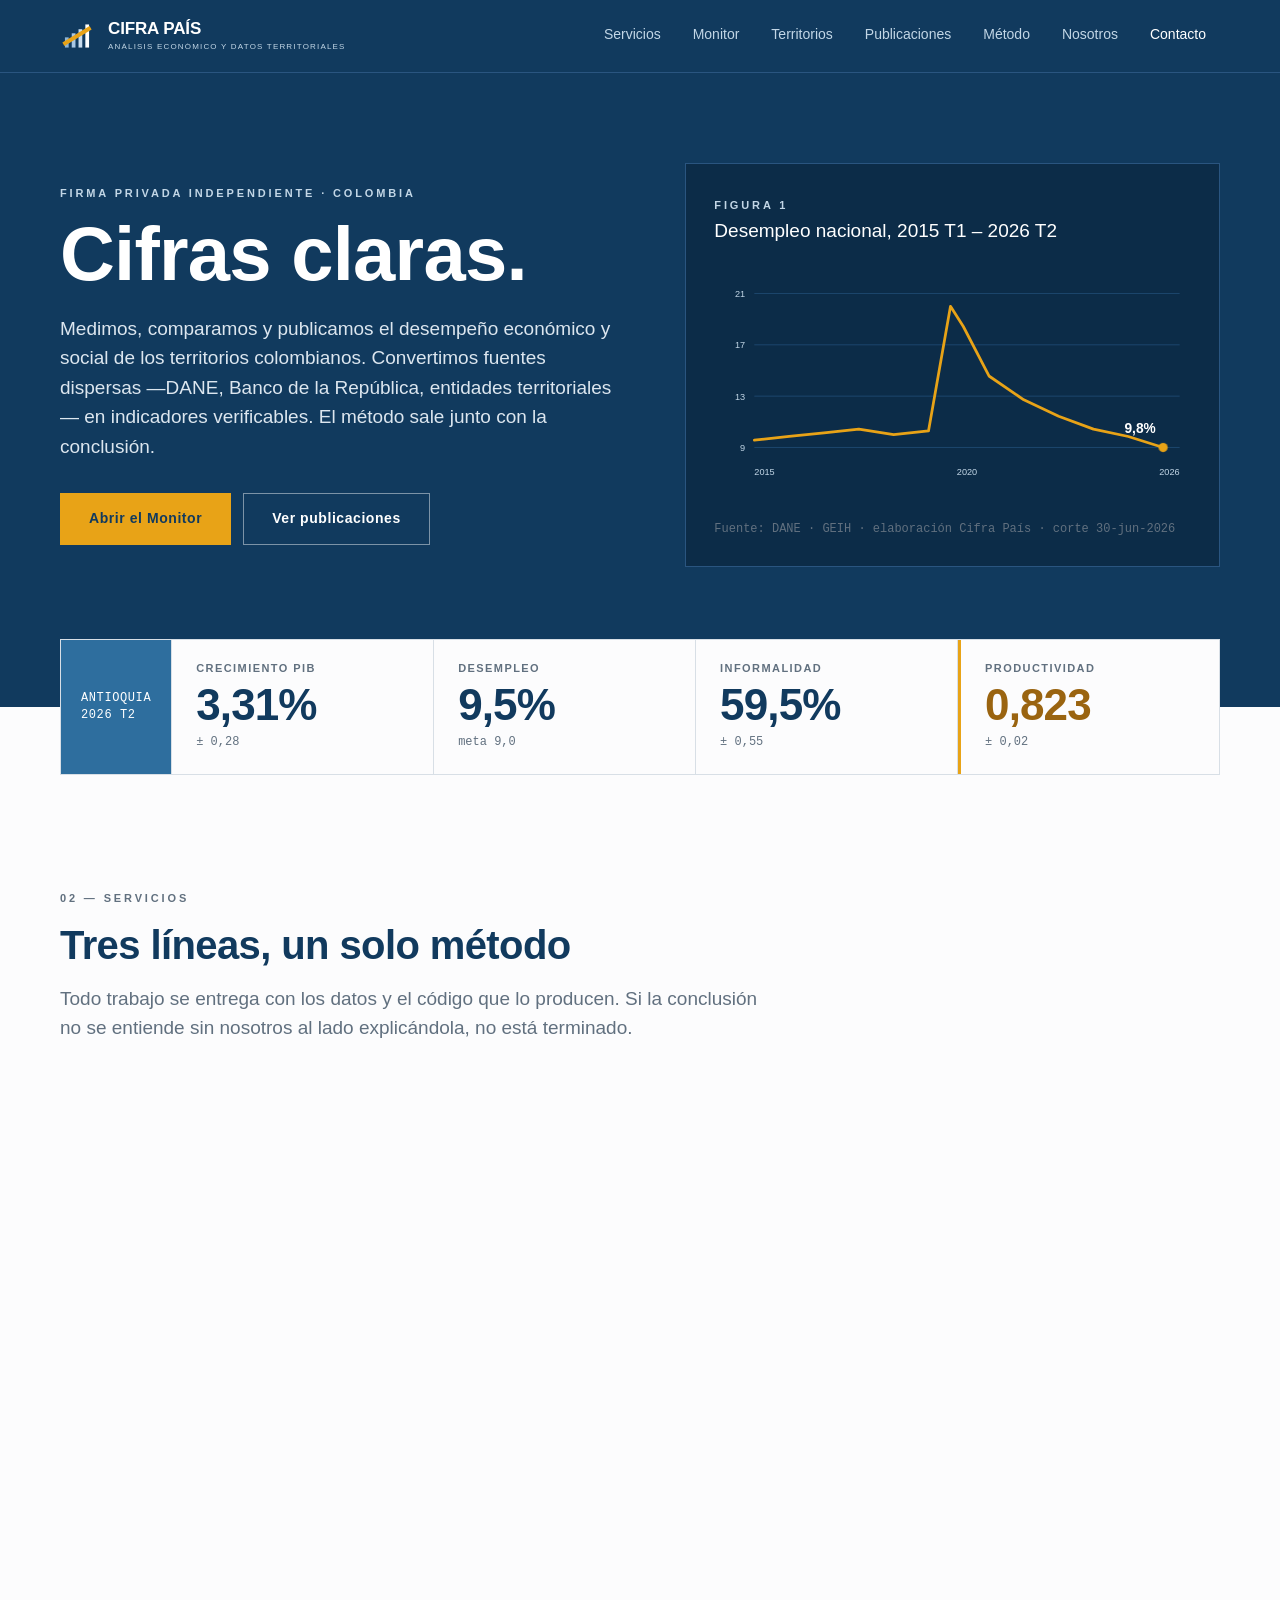
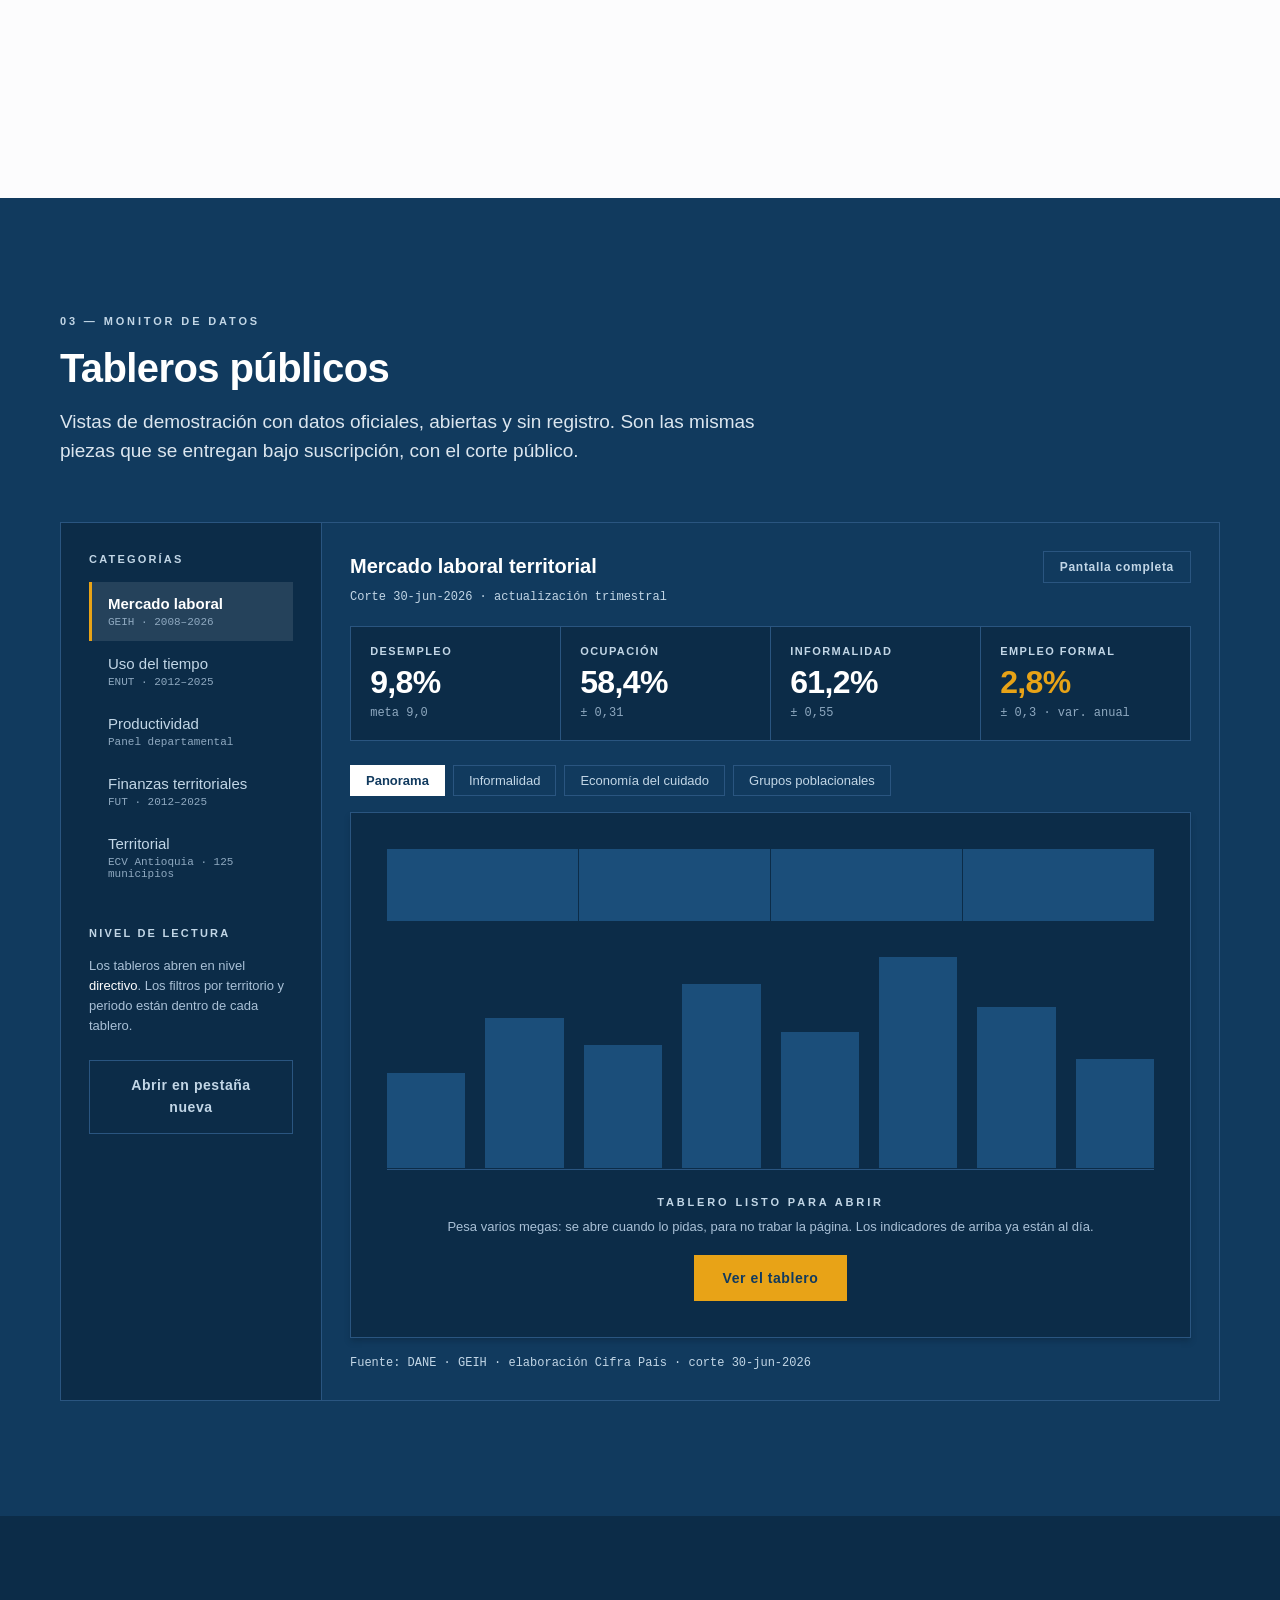
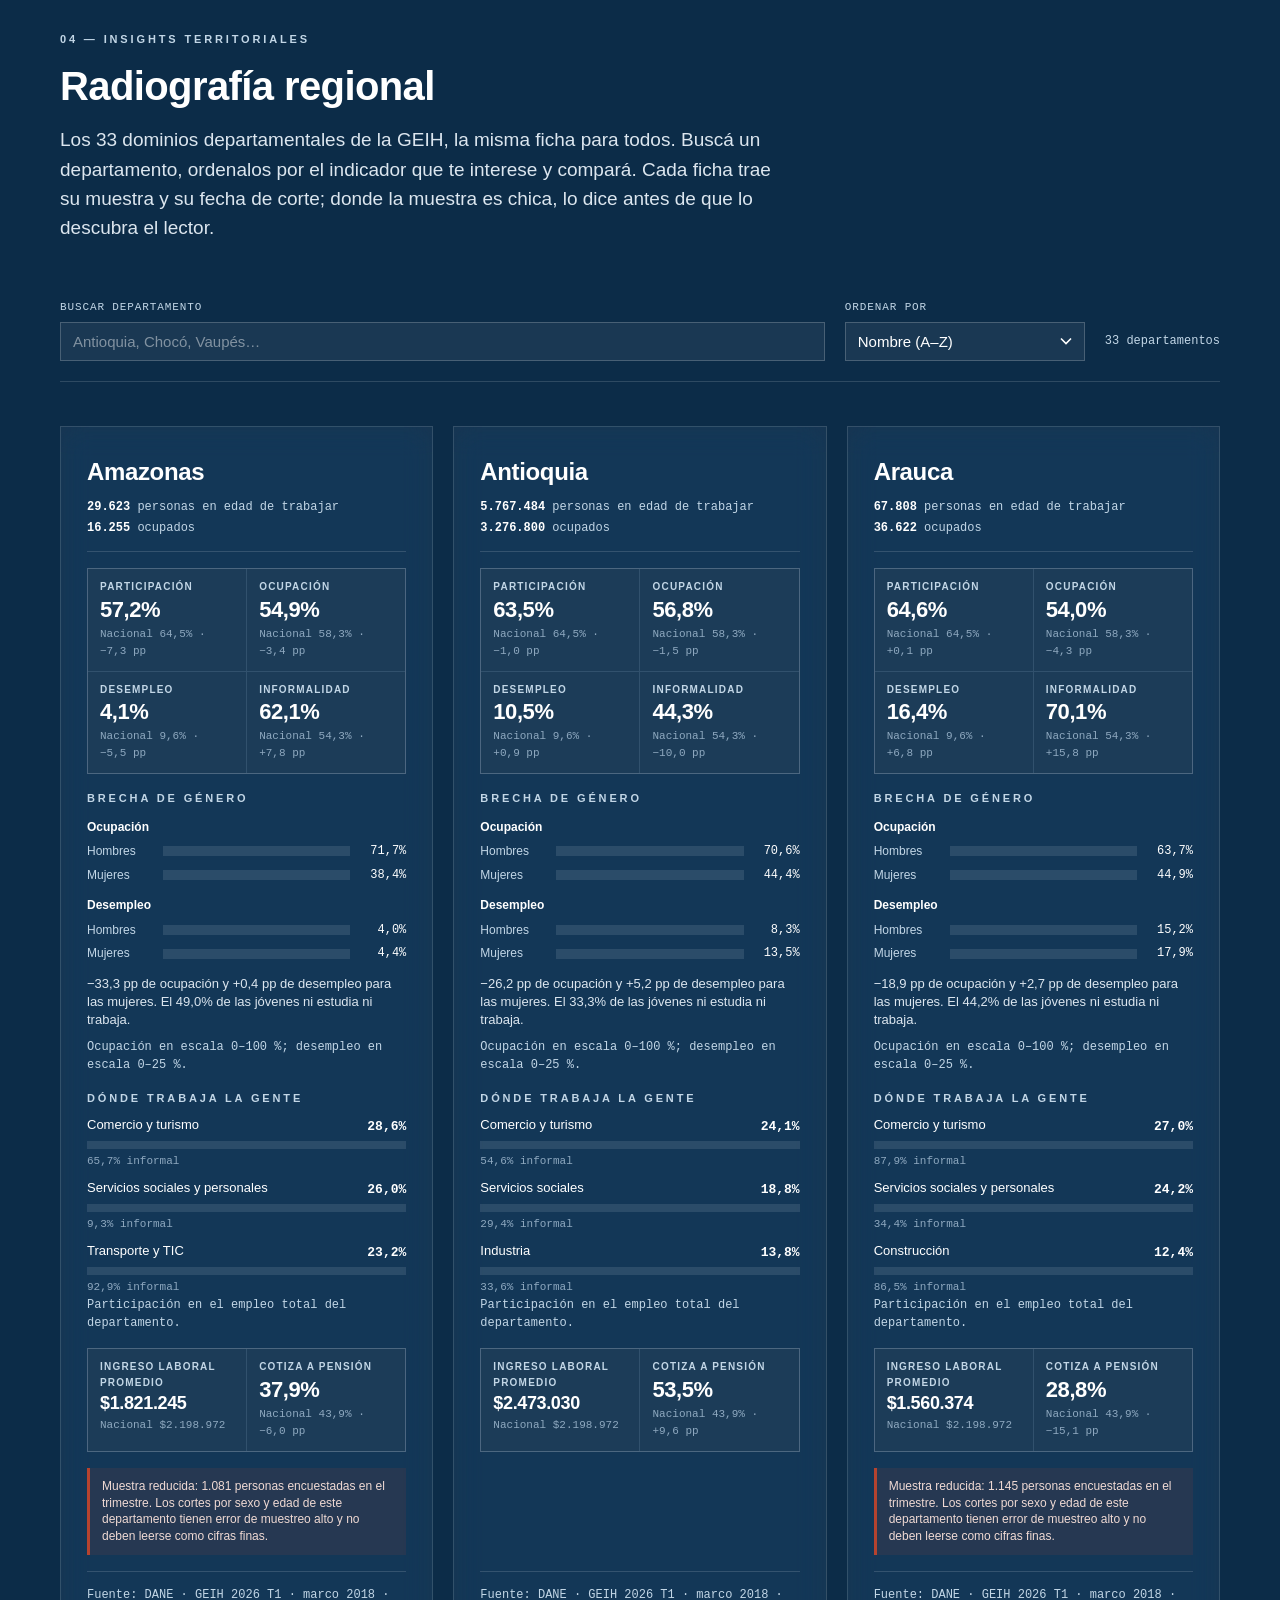
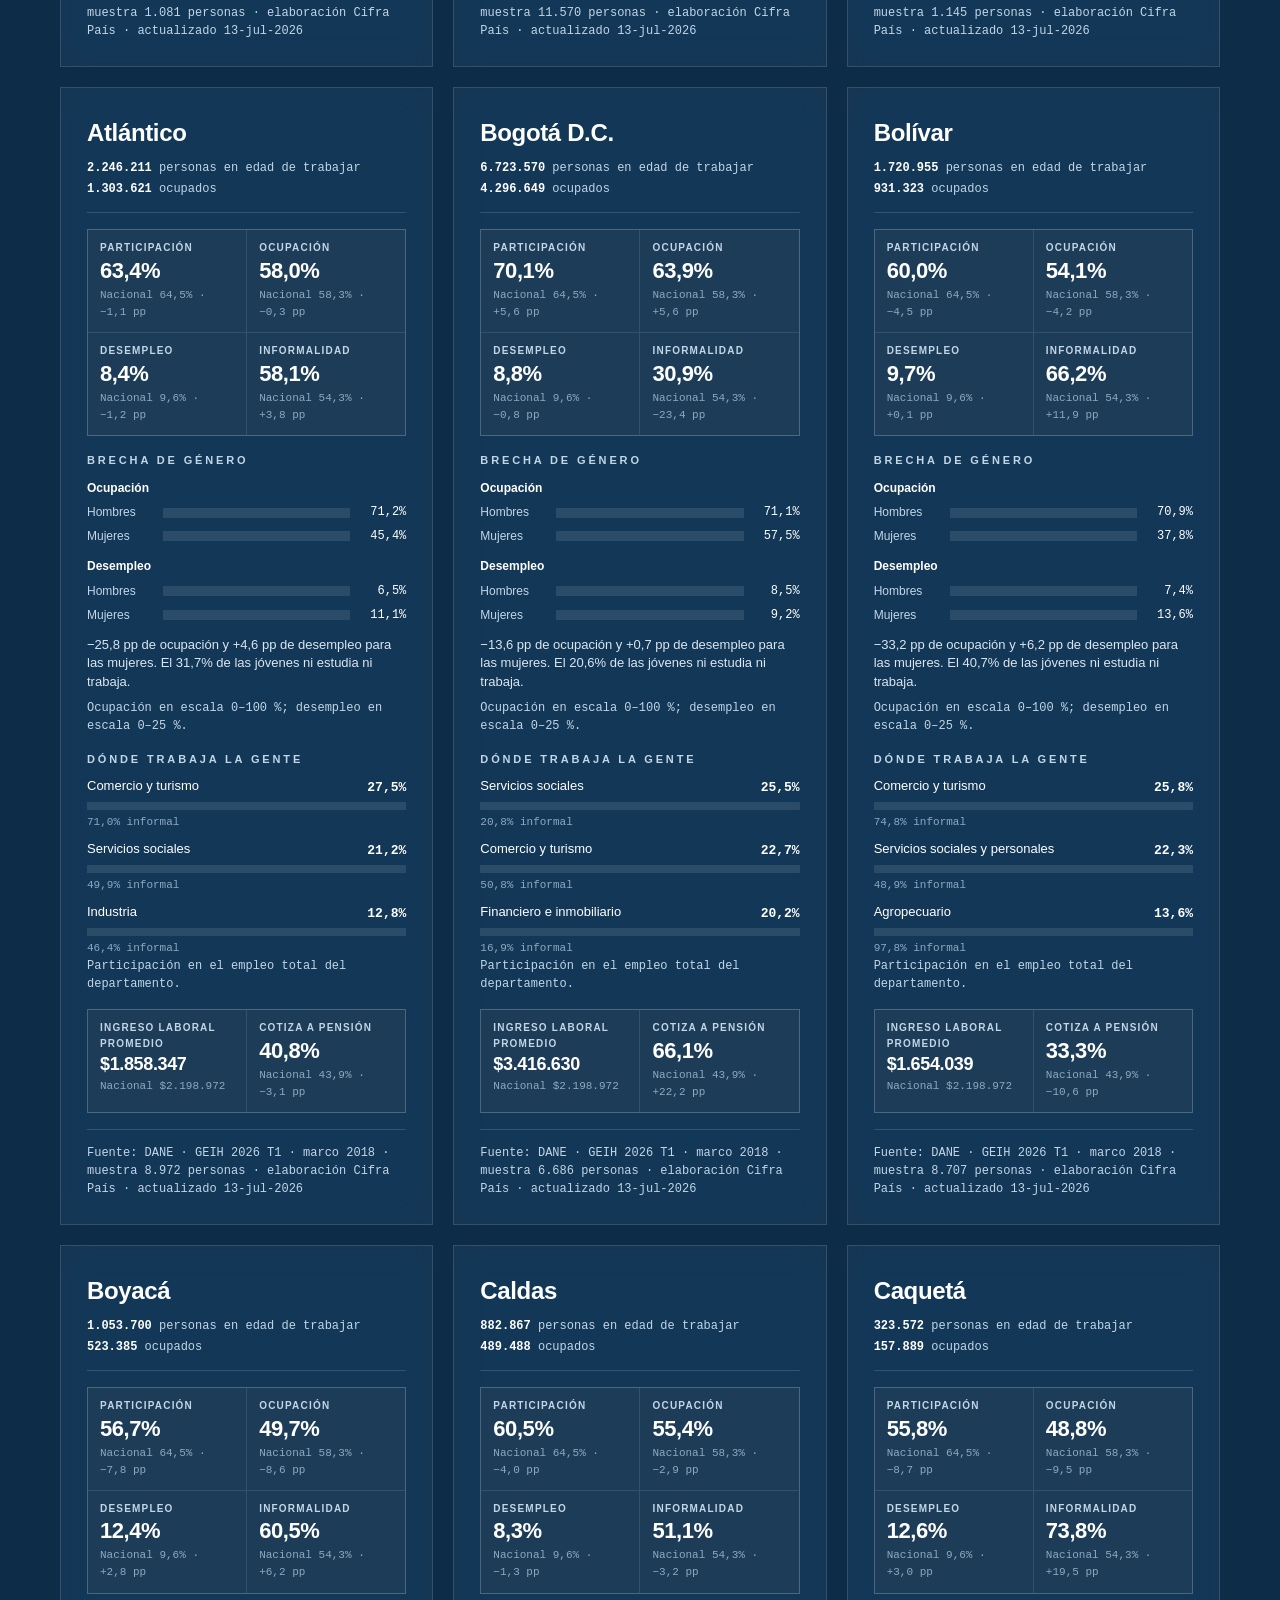
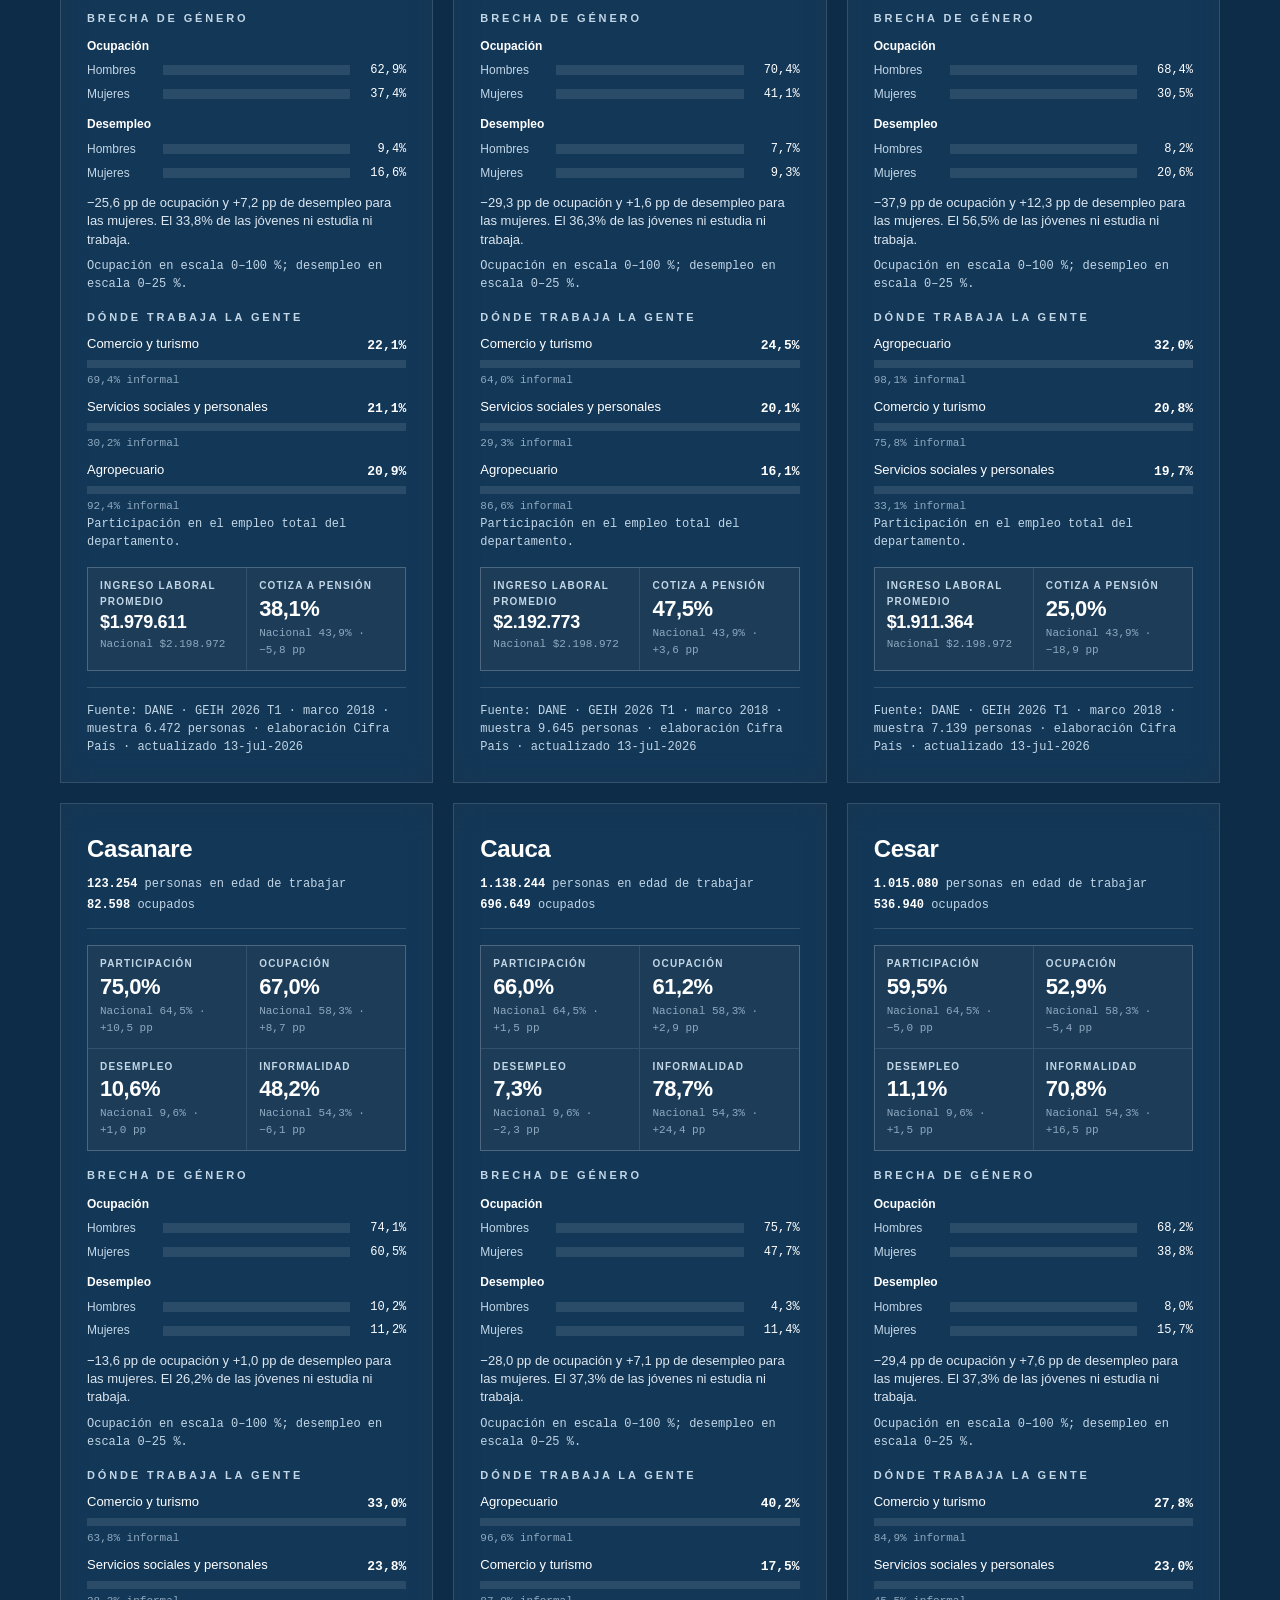
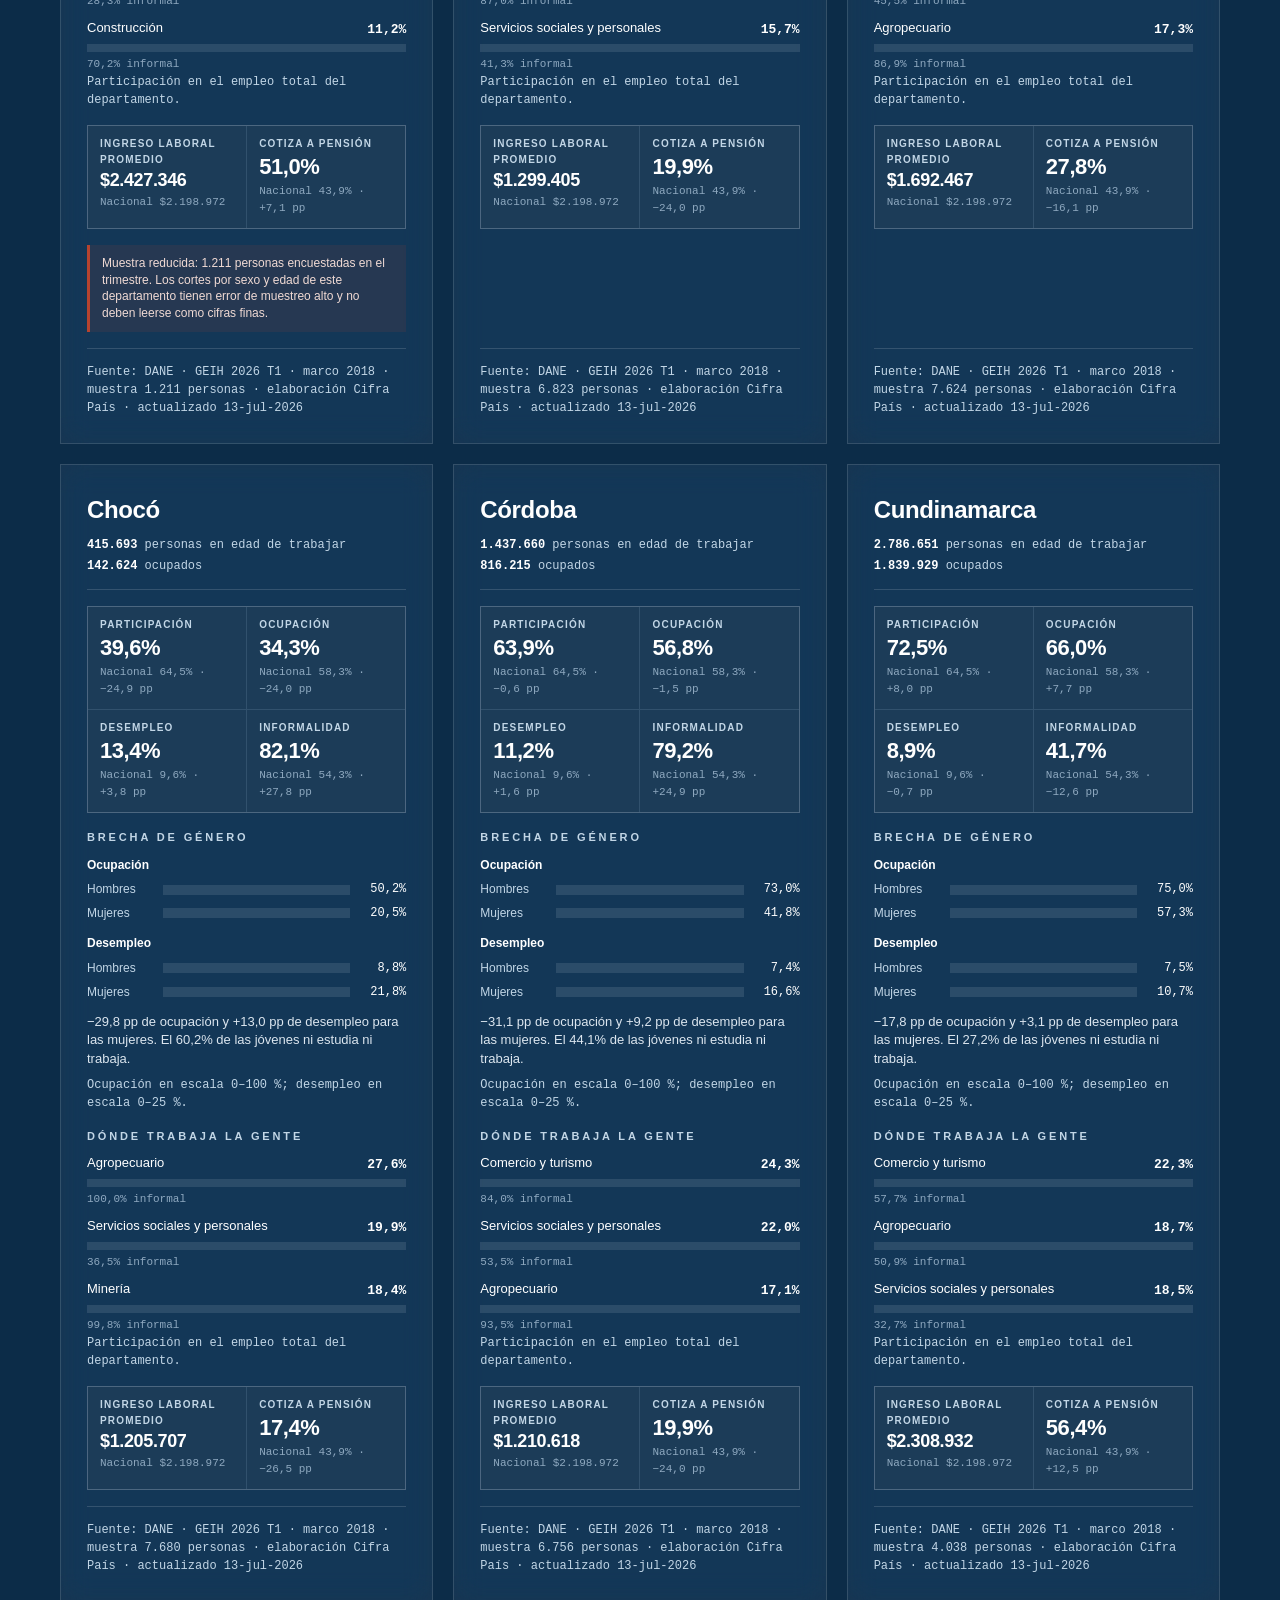
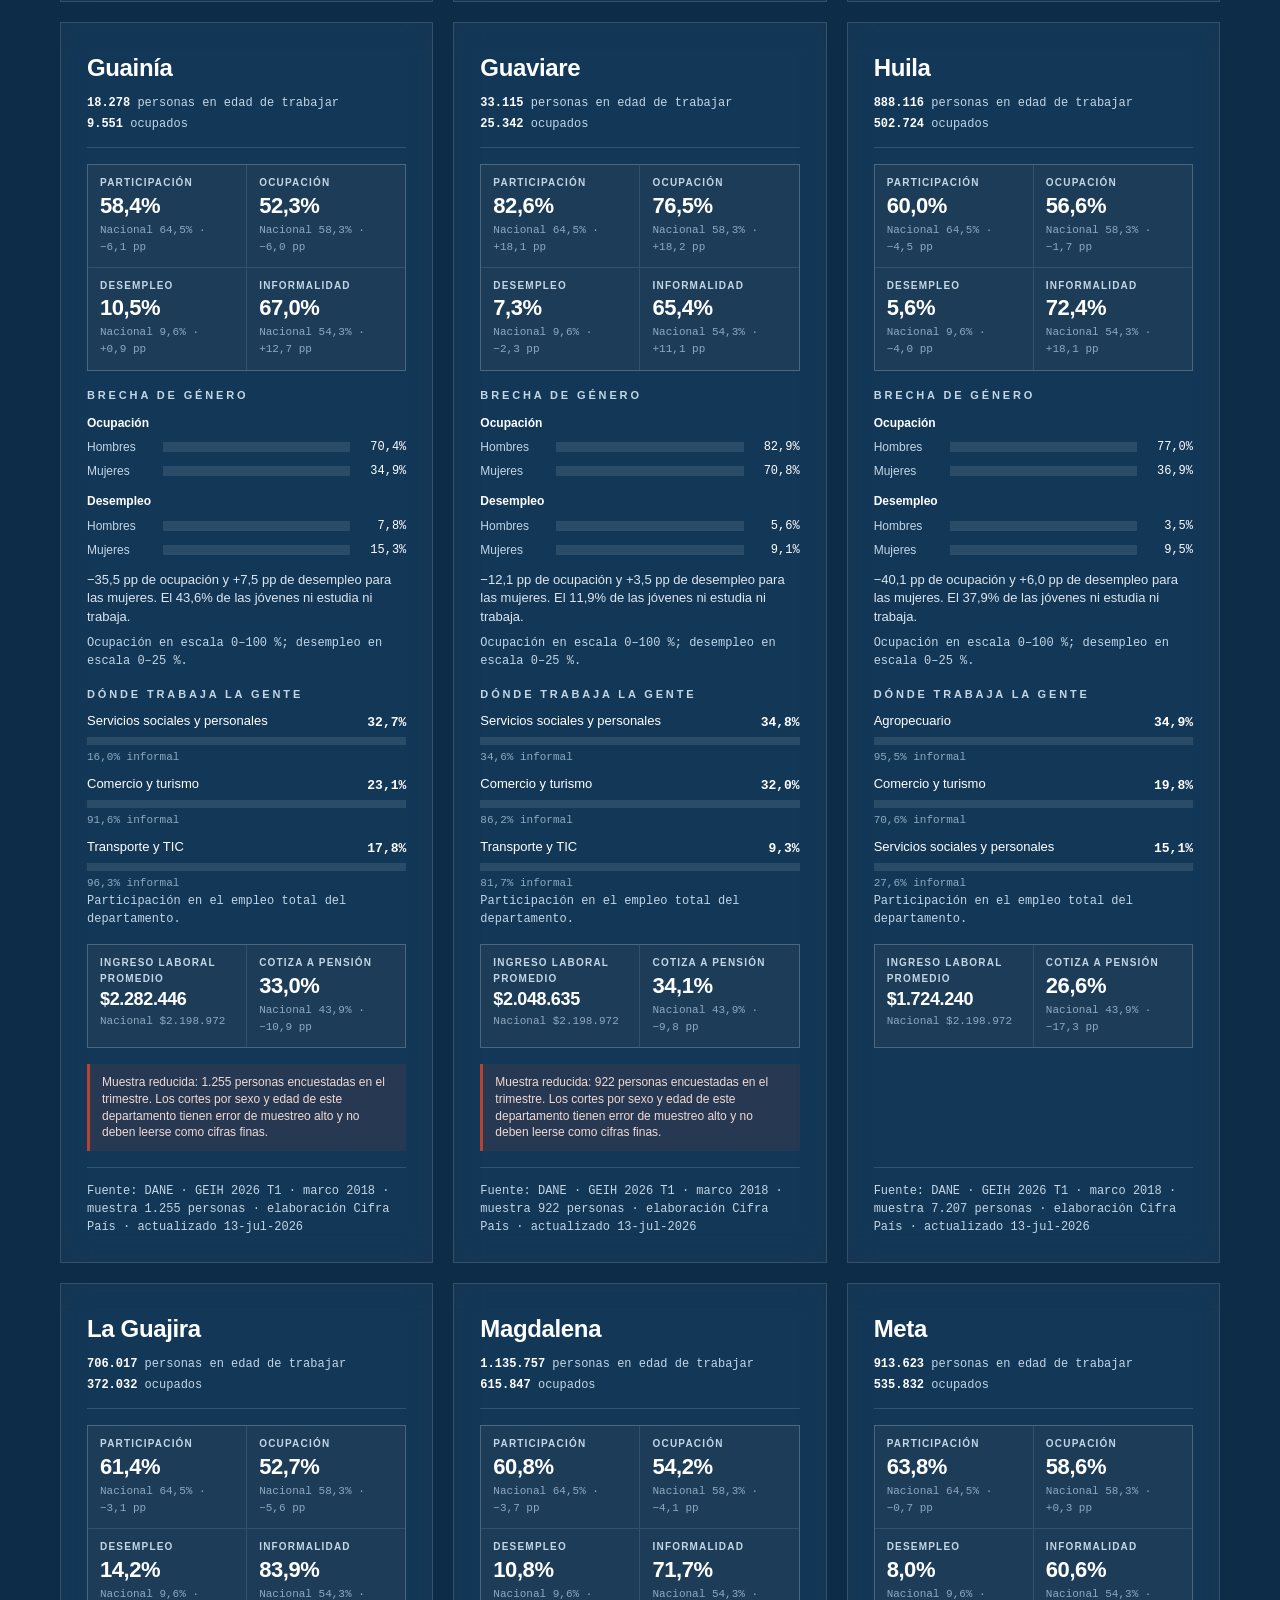
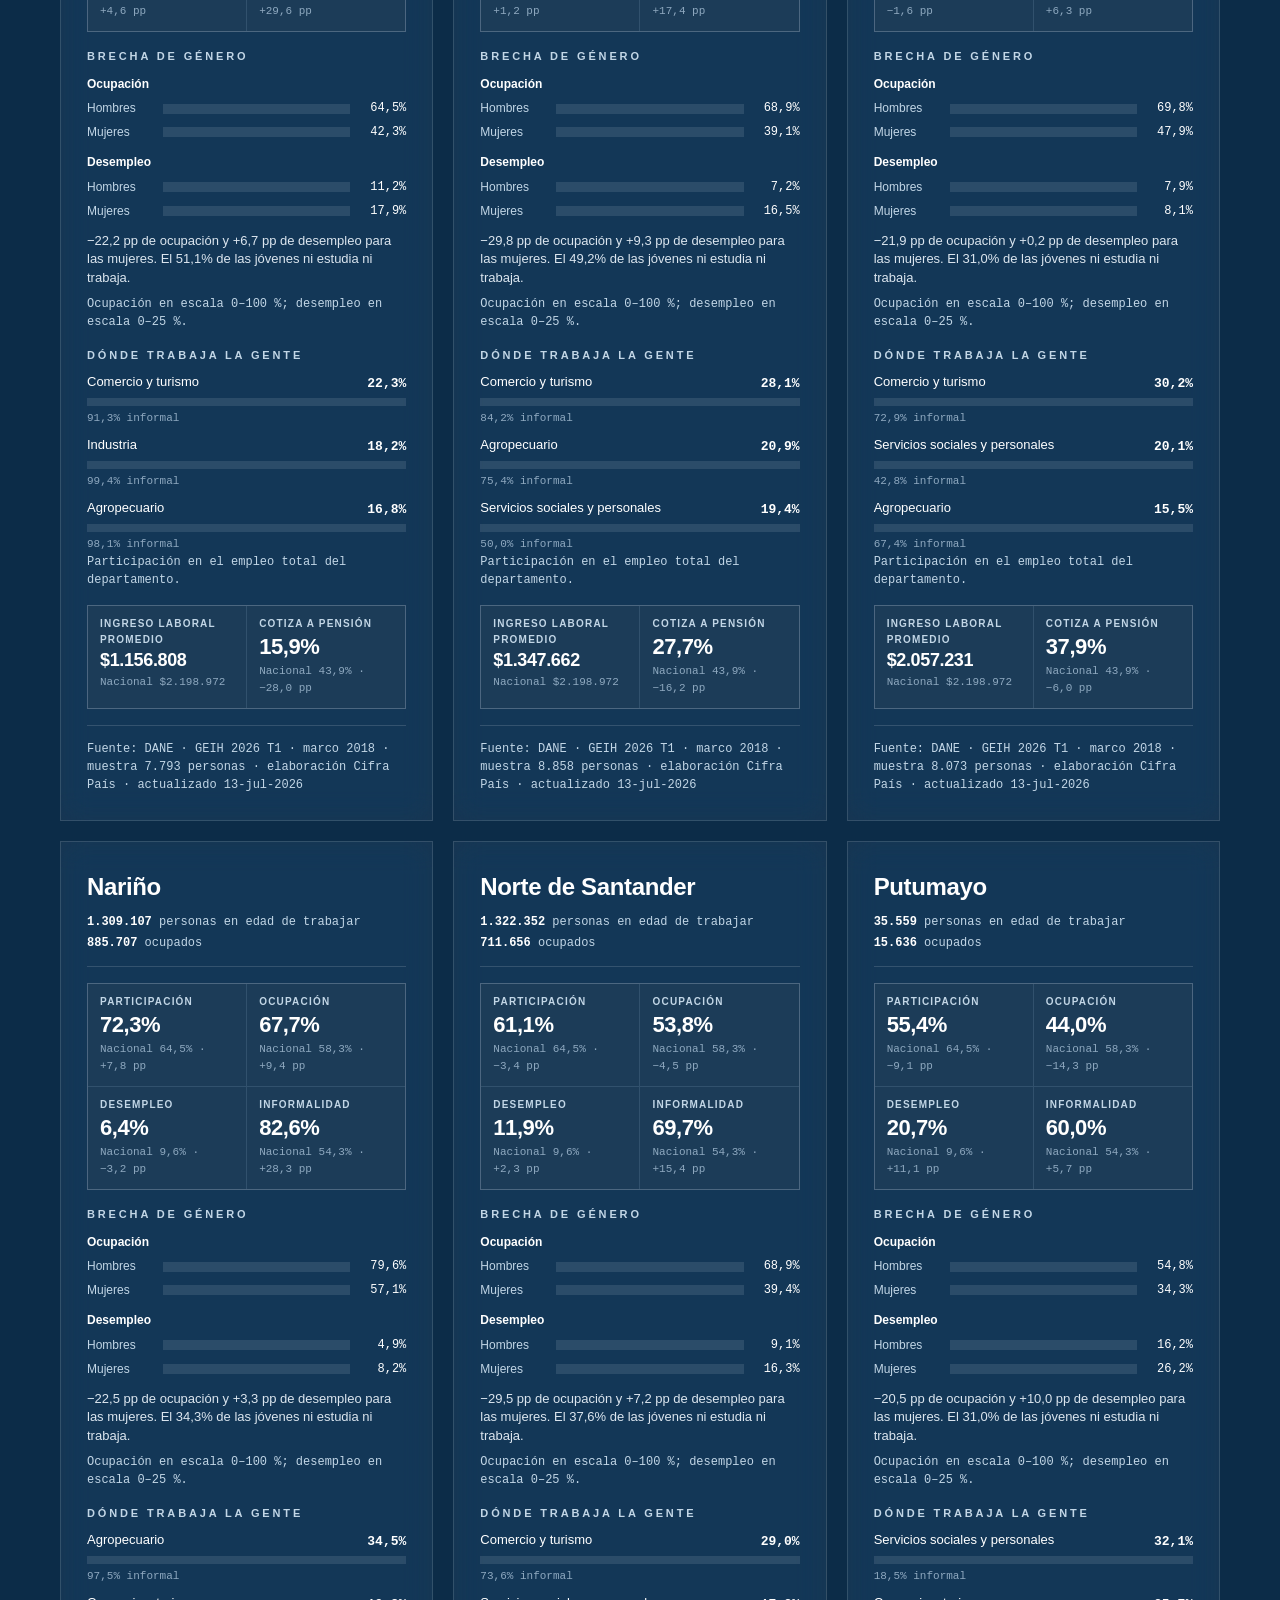
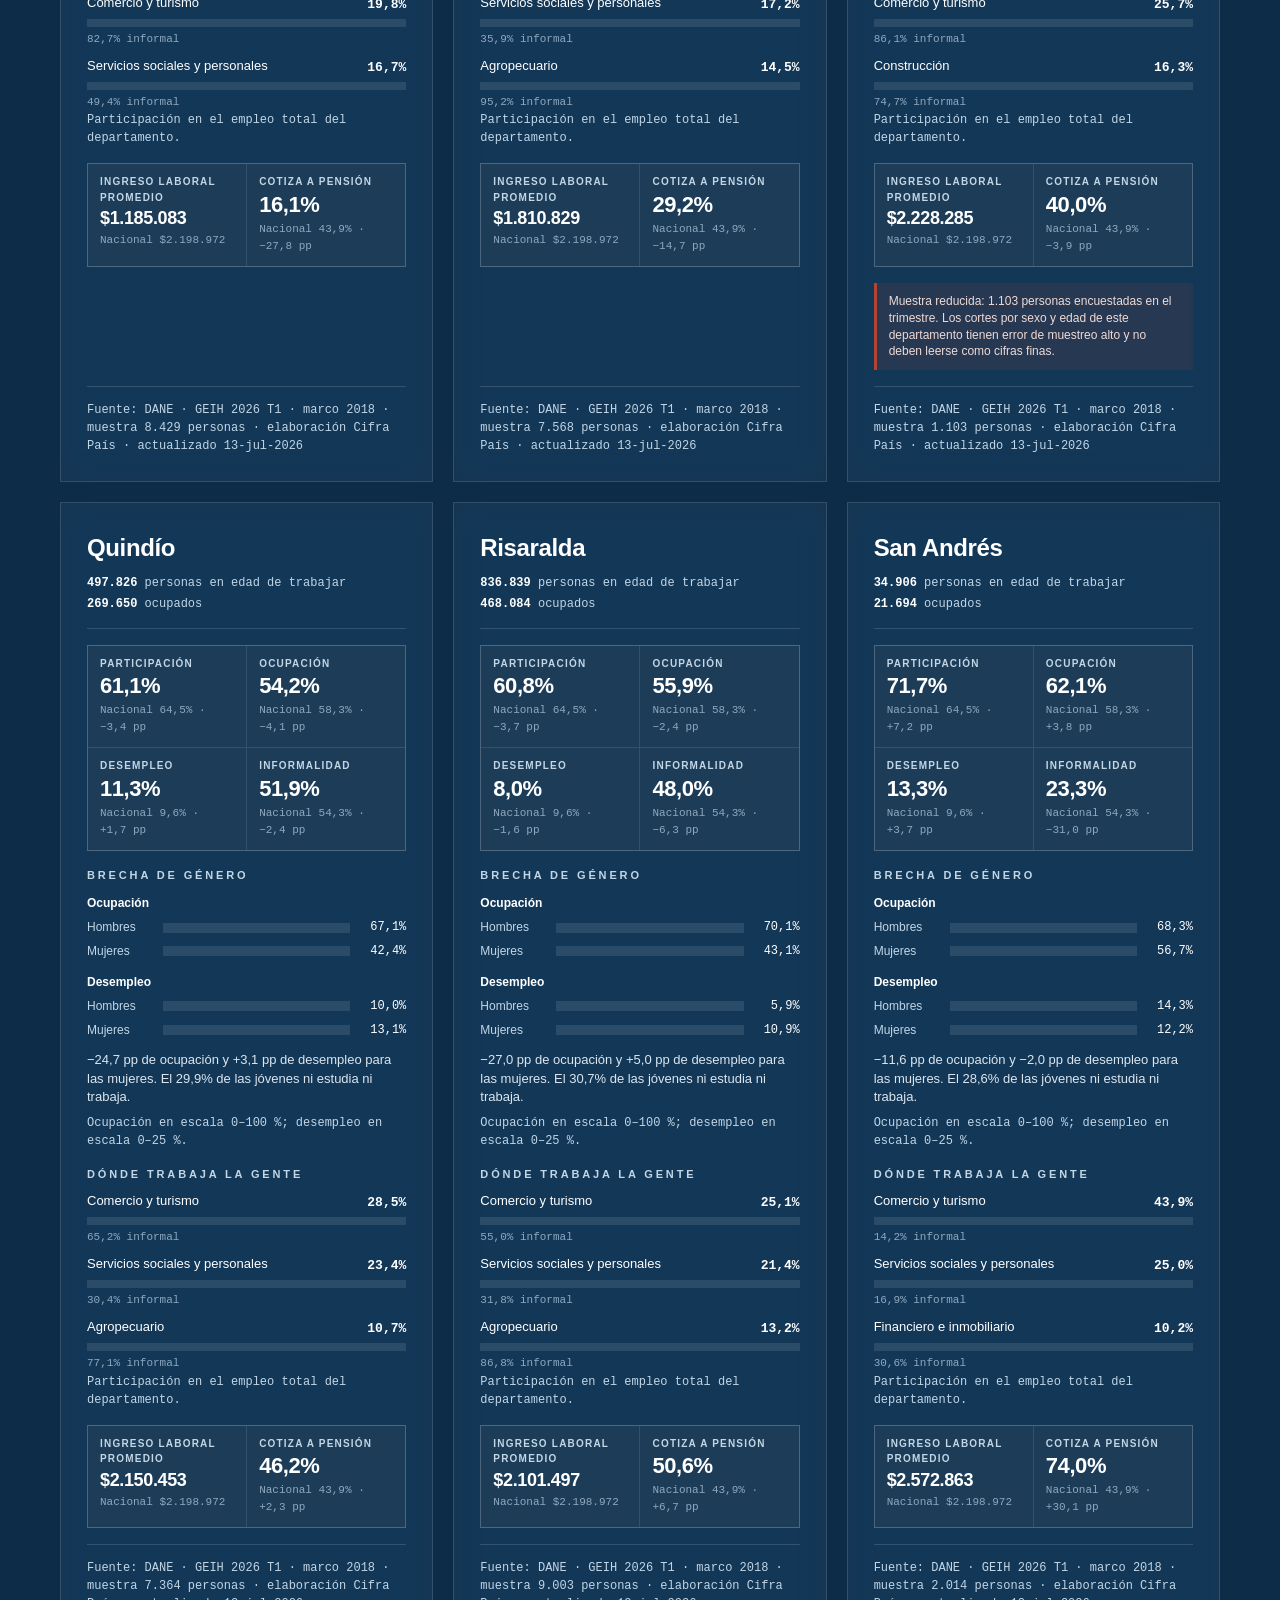
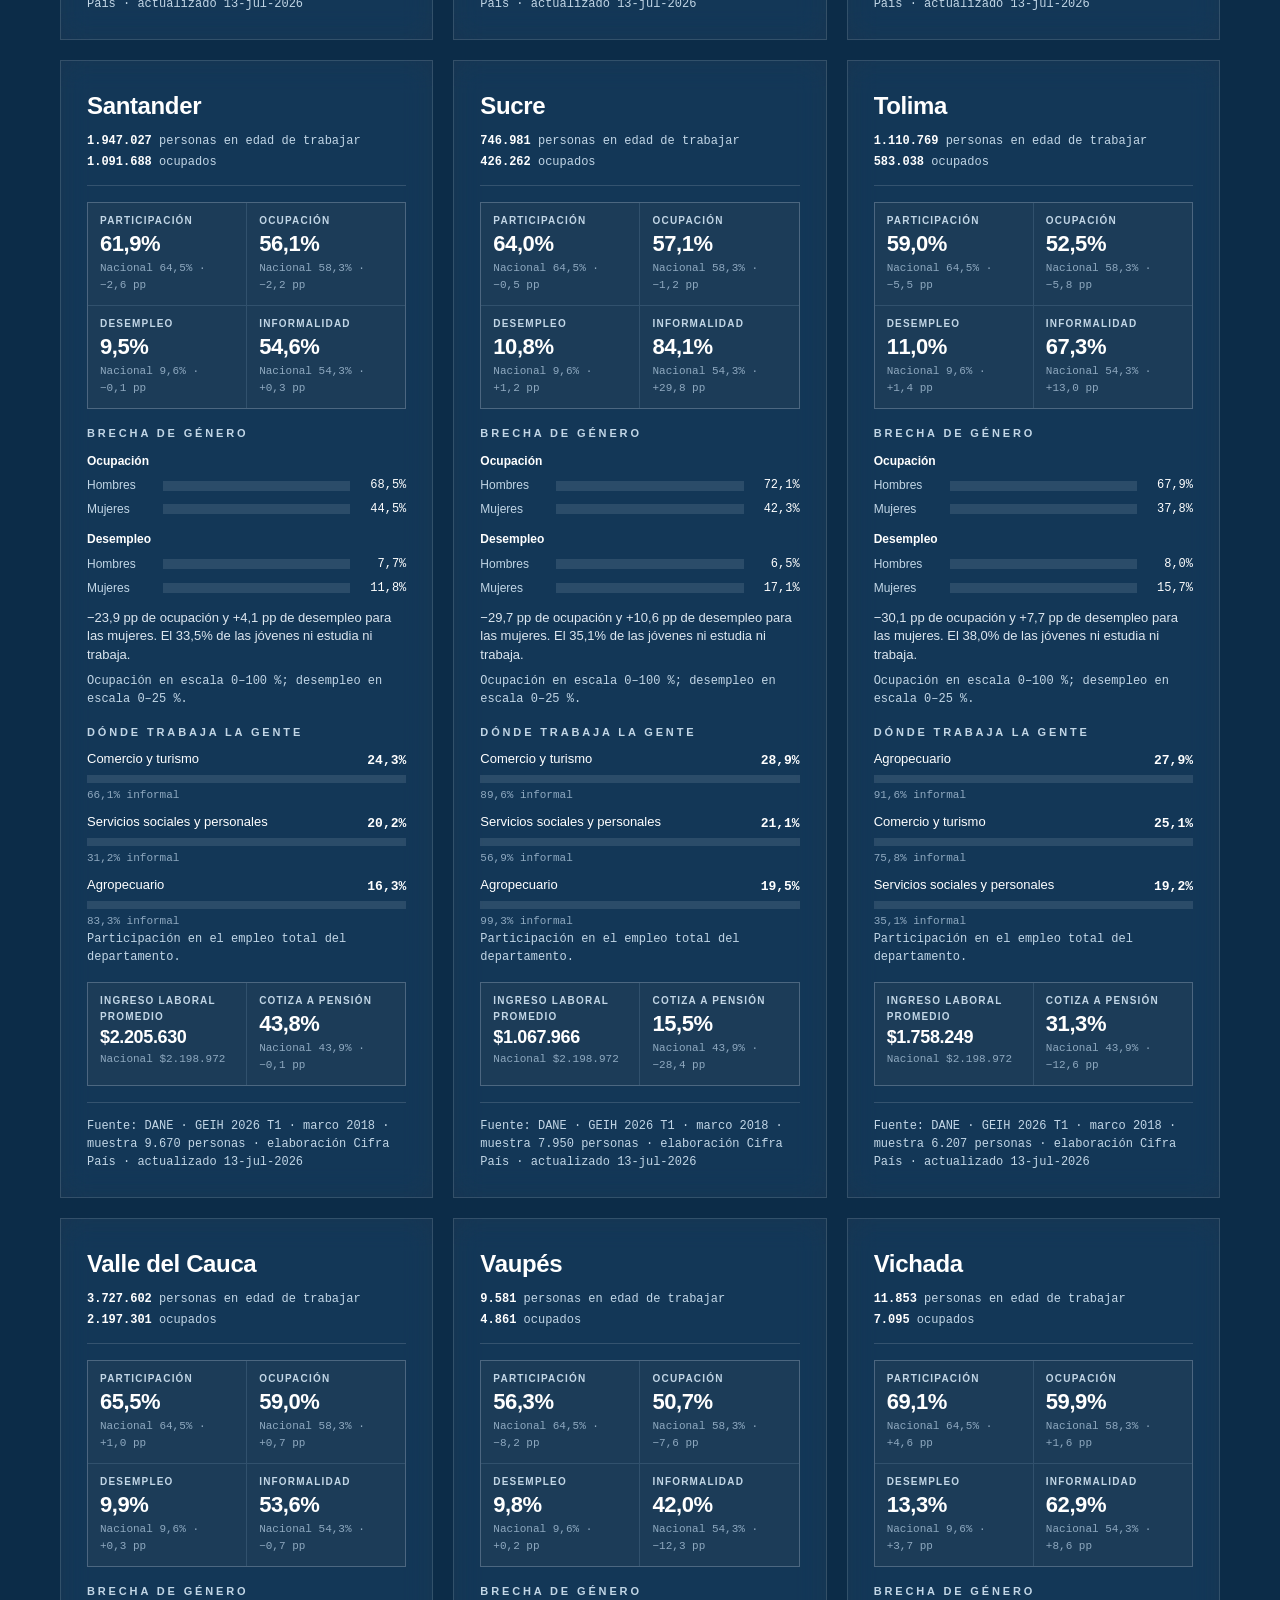
<file: index.html>
<!doctype html>
<html lang="es">
<head>
<meta charset="utf-8">
<meta name="viewport" content="width=device-width, initial-scale=1">

<!-- ══════════════════════════════════════════════════════════════════════════
     POLÍTICA DE SEGURIDAD DE CONTENIDO (CSP)
     Lista blanca estricta: todo lo que no esté acá no se carga.

       default-src 'self'        nada de terceros salvo lo declarado abajo
       script-src  'self' + hash el único script en línea es el JSON-LD; su
                                 hash sha256 está fijado, así que un script
                                 inyectado por XSS no se ejecuta
       style-src   'self' + Google Fonts — sin 'unsafe-inline': por eso no hay
                                 ni un atributo style= en este archivo, y los
                                 anchos de las barras los aplica el JS por
                                 CSSOM (que la CSP sí permite)
       frame-src 'self' + BI     los tableros se sirven desde este mismo
                                 dominio (/monitor/…); Power BI queda autorizado
                                 para incrustaciones futuras
       form-action 'self'        el formulario no puede reapuntarse a otro host
       object-src  'none'        sin Flash, sin applets, sin <embed>

     Limitación del meta: frame-ancestors, report-uri y sandbox solo funcionan
     como cabecera HTTP. En producción, replicá esta política en la cabecera
     Content-Security-Policy del servidor (Netlify _headers, Cloudflare Rules,
     nginx add_header) y agregá ahí frame-ancestors 'none'.
     ══════════════════════════════════════════════════════════════════════ -->
<meta http-equiv="Content-Security-Policy" content="
  default-src 'self';
  base-uri 'self';
  object-src 'none';
  form-action 'self';
  img-src 'self' data:;
  style-src 'self' https://fonts.googleapis.com;
  font-src 'self' https://fonts.gstatic.com;
  script-src 'self' 'sha256-w0heb6OsmfF2yIo5xKqd8NI7E+uu8Gk6Cc1LFAbqsY8=';
  frame-src 'self' https://app.powerbi.com https://*.powerbi.com;
  connect-src 'self';
  frame-ancestors 'none';
  upgrade-insecure-requests">

<!-- Cabeceras complementarias. Referrer-Policy y las de MIME/permiso también
     conviene ponerlas del lado del servidor; acá quedan como red de seguridad
     para un despliegue estático sin control de cabeceras. -->
<meta name="referrer" content="strict-origin-when-cross-origin">

<title>Cifra País · Análisis económico y datos territoriales</title>
<meta name="description" content="Firma privada e independiente de análisis económico. Estudios socioeconómicos, econometría aplicada y tableros de productividad territorial. Publicamos el método junto con la conclusión.">
<meta name="author" content="Cifra País Analítica S.A.S.">
<meta name="theme-color" content="#113A5E">
<link rel="canonical" href="https://cifrapais.com/">

<!-- Favicon: símbolo en negativo, variante de 16 px (manual §05: se suprime la
     barra más corta y se engrosa el trazo — tres barras y la diagonal). -->
<link rel="icon" href="assets/img/favicon.svg" type="image/svg+xml">

<!-- Open Graph / redes -->
<meta property="og:site_name" content="Cifra País">
<meta property="og:title" content="Cifra País · Cifras claras.">
<meta property="og:description" content="Análisis macroeconómico, econometría aplicada y tableros de productividad territorial.">
<meta property="og:type" content="website">
<meta property="og:url" content="https://cifrapais.com/">
<meta property="og:image" content="https://cifrapais.com/assets/img/og.png">
<meta name="twitter:card" content="summary_large_image">

<!-- Tipografía de metadatos y código (manual §04). Courier Prime es gratuita.
     Para producción sin dependencias externas, autoalojá el .woff2 en
     assets/fonts/ y reemplazá este bloque por una regla @font-face.
     La tipografía de titulares y cuerpo NO se descarga: se usa la cadena que
     autoriza el manual (Helvetica Neue → Helvetica → Nimbus Sans → Inter → Arial). -->
<link rel="preconnect" href="https://fonts.googleapis.com">
<link rel="preconnect" href="https://fonts.gstatic.com" crossorigin>
<!-- La hoja de Google Fonts bloquea el render. Se carga de forma asíncrona:
     `media="print"` hace que el navegador la descargue sin bloquear. Antes el
     atributo onload la activaba, pero un manejador en línea exige
     script-src 'unsafe-inline' y eso vaciaría la CSP: ahora el cambio de media
     lo hace cifrapais.js. Courier Prime es tipografía de metadatos, no de
     cuerpo: si tarda un instante, no se ve nada roto.
     Al autoalojar la fuente, reemplazá todo este bloque por un
     <link rel="preload" as="font" type="font/woff2" crossorigin> y su @font-face. -->
<link rel="stylesheet" media="print" id="fuente-mono"
      href="https://fonts.googleapis.com/css2?family=Courier+Prime:wght@400;700&display=swap">
<noscript>
  <link rel="stylesheet" href="https://fonts.googleapis.com/css2?family=Courier+Prime:wght@400;700&display=swap">
</noscript>

<!-- El sufijo ?v= es el rompecachés: subilo en cada despliegue para que el
     navegador no sirva la hoja anterior. -->
<link rel="stylesheet" href="assets/css/cifrapais.css?v=3.4.0">

<!-- Datos estructurados: la firma es privada e independiente (manual §01). -->
<script type="application/ld+json">
{
  "@context": "https://schema.org",
  "@type": "Organization",
  "name": "Cifra País",
  "legalName": "Cifra País Analítica S.A.S.",
  "url": "https://cifrapais.com/",
  "logo": "https://cifrapais.com/assets/img/cifrapais-imagotipo-horizontal.svg",
  "slogan": "Cifras claras.",
  "description": "Firma privada independiente de análisis económico y datos territoriales.",
  "email": "cifrapais@gmail.com",
  "sameAs": [
    "https://www.linkedin.com/in/cifra-pa%C3%ADs-i-consultor%C3%ADa-econ%C3%B3mica-906142426/",
    "https://www.instagram.com/cifrapais",
    "https://x.com/cifrapais"
  ],
  "address": { "@type": "PostalAddress", "addressLocality": "Medellín", "addressCountry": "CO" }
}
</script>
</head>

<body>
<!-- Salto al contenido: primer elemento enfocable de la página. El segundo
     salta al Monitor, que es a lo que viene la mayoría desde LinkedIn. -->
<a class="saltar" href="#inicio">Saltar al contenido</a>
<a class="saltar" href="#monitor">Saltar al Monitor de datos</a>

<!-- ══════════════════════════════════════════════════════════════════════════
     BARRA SUPERIOR
     Manual §10: el símbolo va en la barra superior y en el pie; el nombre
     completo, solo en la barra superior.
     ══════════════════════════════════════════════════════════════════════ -->
<header class="barra" id="barra">
  <div class="contenedor barra__caja">

    <a class="marca" href="#inicio" aria-label="Cifra País — inicio">
      <svg class="marca__simbolo" viewBox="0 0 100 100" aria-hidden="true" focusable="false">
        <g stroke-linecap="butt">
          <line x1="20" y1="84" x2="20" y2="54" stroke="#8FB4D6" stroke-width="11"/>
          <line x1="40" y1="84" x2="40" y2="42" stroke="#A9C8E4" stroke-width="11"/>
          <line x1="60" y1="84" x2="60" y2="30" stroke="#C9DDEF" stroke-width="11"/>
          <line x1="80" y1="84" x2="80" y2="16" stroke="#FFFFFF" stroke-width="11"/>
          <line x1="10" y1="74" x2="90" y2="26" stroke="#E8A317" stroke-width="12"/>
        </g>
      </svg>
      <span class="marca__texto">
        <!-- translate="no": el traductor del navegador no debe convertir el
             nombre de la firma en «Country Figure». -->
        <span class="marca__nombre" translate="no">Cifra País</span>
        <span class="marca__descriptor">Análisis económico y datos territoriales</span>
      </span>
    </a>

    <button class="hamburguesa" id="btn-menu" type="button"
            aria-expanded="false" aria-controls="nav-principal">
      <span class="hamburguesa__trazos" aria-hidden="true"></span>
      <span class="visualmente-oculto">Abrir el menú</span>
    </button>

    <nav class="nav" id="nav-principal" aria-label="Navegación principal">
      <ul class="nav__lista">
        <li><a class="nav__enlace" href="#servicios">Servicios</a></li>
        <li><a class="nav__enlace" href="#monitor">Monitor</a></li>
        <li><a class="nav__enlace" href="#territorios">Territorios</a></li>
        <li><a class="nav__enlace" href="#publicaciones">Publicaciones</a></li>
        <li><a class="nav__enlace" href="#metodo">Método</a></li>
        <li><a class="nav__enlace" href="#nosotros">Nosotros</a></li>
        <li><a class="nav__enlace nav__enlace--acento" href="#contacto">Contacto</a></li>
      </ul>
    </nav>

  </div>
</header>

<!-- tabindex="-1" para que el salto al contenido mueva el foco de verdad y no
     solo el scroll: sin él, Safari y Chrome dejan el foco en el enlace. -->
<main id="inicio" tabindex="-1">

  <!-- ════════════════════════════════════════════════════════════════════════
       01 · PORTADA
       Manual §10: eslogan, una frase de qué hace, y de ahí a las publicaciones.
       ════════════════════════════════════════════════════════════════════ -->
  <section class="portada" aria-labelledby="portada-titulo">
    <div class="contenedor portada__reja">

      <div class="portada__discurso">
        <p class="antetitulo antetitulo--claro">Firma privada independiente · Colombia</p>
        <h1 class="portada__eslogan" id="portada-titulo">Cifras claras.</h1>
        <p class="portada__entradilla">
          Medimos, comparamos y publicamos el desempeño económico y social de los
          territorios colombianos. Convertimos fuentes dispersas —DANE, Banco de
          la República, entidades territoriales— en indicadores verificables.
          El método sale junto con la conclusión.
        </p>
        <div class="botonera">
          <a class="boton boton--acento" href="#monitor">Abrir el Monitor</a>
          <a class="boton boton--fantasma" href="#publicaciones">Ver publicaciones</a>
        </div>
      </div>

      <!-- Figura de portada: serie real de la firma, no una imagen de archivo
           (manual §10: «cero imágenes de archivo, use sus propios gráficos»).
           El trazo se dibuja al cargar; se respeta prefers-reduced-motion. -->
      <figure class="portada__figura" aria-labelledby="portada-figura-titulo">
        <figcaption class="figura__cabeza">
          <span class="antetitulo antetitulo--claro" id="portada-figura-titulo">Figura 1</span>
          <span class="figura__titulo">Desempleo nacional, 2015 T1 – 2026 T2</span>
        </figcaption>

        <svg class="serie" viewBox="0 0 520 260" role="img"
             aria-label="Serie trimestral del desempleo nacional entre 2015 y 2026: parte de 9,8 por ciento, sube hasta 20,3 por ciento en 2020 y regresa a 9,8 por ciento en el segundo trimestre de 2026.">
          <!-- retícula horizontal: solo eje de valores, sin líneas verticales (§09) -->
          <g class="serie__reticula">
            <line x1="44" y1="30"  x2="508" y2="30"/>
            <line x1="44" y1="86"  x2="508" y2="86"/>
            <line x1="44" y1="142" x2="508" y2="142"/>
            <line x1="44" y1="198" x2="508" y2="198"/>
          </g>
          <g class="serie__ejes">
            <text x="34" y="34"  text-anchor="end">21</text>
            <text x="34" y="90"  text-anchor="end">17</text>
            <text x="34" y="146" text-anchor="end">13</text>
            <text x="34" y="202" text-anchor="end">9</text>
            <text x="44"  y="228">2015</text>
            <text x="276" y="228" text-anchor="middle">2020</text>
            <text x="508" y="228" text-anchor="end">2026</text>
          </g>
          <!-- la línea de tendencia va en Amarillo Cifra: es el valor destacado,
               no una categoría más (§09) -->
          <polyline class="serie__linea" fill="none"
            points="44,190 82,186 120,182 158,178 196,184 234,180 258,44 272,66 300,120 338,146 376,164 414,178 452,186 490,198"/>
          <circle class="serie__punto" cx="490" cy="198" r="5"/>
          <text class="serie__valor" x="482" y="182" text-anchor="end">9,8%</text>
        </svg>

        <p class="fuente">Fuente: DANE · GEIH · elaboración Cifra País · corte 30-jun-2026</p>
      </figure>

    </div>

  </section>

  <!-- Banda de indicadores, a caballo entre la portada y el papel.
       Cuatro KPI como máximo; cada uno con su margen de error o su meta
       debajo, en gris (manual §09). -->
  <div class="franja">
    <div class="contenedor">
      <div class="banda" aria-label="Indicadores destacados, Antioquia 2026 T2">
        <p class="banda__rotulo">Antioquia<br>2026 T2</p>
        <dl class="banda__reja">
          <div class="kpi">
            <dt class="kpi__etiqueta">Crecimiento PIB</dt>
            <dd class="kpi__valor" data-contar="3,41" data-sufijo="%">3,41%</dd>
            <dd class="kpi__nota">±&nbsp;0,28</dd>
          </div>
          <div class="kpi">
            <dt class="kpi__etiqueta">Desempleo</dt>
            <dd class="kpi__valor" data-contar="9,8" data-sufijo="%">9,8%</dd>
            <dd class="kpi__nota">meta&nbsp;9,0</dd>
          </div>
          <div class="kpi">
            <dt class="kpi__etiqueta">Informalidad</dt>
            <dd class="kpi__valor" data-contar="61,2" data-sufijo="%">61,2%</dd>
            <dd class="kpi__nota">±&nbsp;0,55</dd>
          </div>
          <div class="kpi kpi--destacado">
            <dt class="kpi__etiqueta">Productividad</dt>
            <dd class="kpi__valor" data-contar="0,847">0,847</dd>
            <dd class="kpi__nota">±&nbsp;0,02</dd>
          </div>
        </dl>
      </div>
    </div>
  </div>


  <!-- ════════════════════════════════════════════════════════════════════════
       02 · SERVICIOS
       Las cuatro líneas de la arquitectura de marca (manual §01). Una sola
       marca madre con descriptores funcionales: nada de submarcas.
       ════════════════════════════════════════════════════════════════════ -->
  <section class="seccion" id="servicios" aria-labelledby="servicios-titulo">
    <div class="contenedor">

      <header class="seccion__cabeza">
        <p class="antetitulo">02 — Servicios</p>
        <h2 class="seccion__titulo" id="servicios-titulo">Tres líneas, un solo método</h2>
        <p class="seccion__entradilla">
          Todo trabajo se entrega con los datos y el código que lo producen. Si la
          conclusión no se entiende sin nosotros al lado explicándola, no está terminado.
        </p>
      </header>

      <div class="tarjetas">

        <article class="tarjeta">
          <p class="tarjeta__linea" translate="no">Cifra País Consultoría</p>
          <h3 class="tarjeta__titulo">Estudios socioeconómicos por encargo</h3>
          <p class="tarjeta__texto">
            Diagnósticos territoriales, líneas de base y evaluaciones de política con
            microdatos oficiales. Cada cifra viaja con su origen y su fecha de corte.
          </p>
          <ul class="lista-marcada">
            <li>Caracterización socioeconómica municipal y departamental</li>
            <li>Análisis de productividad y mercado laboral</li>
            <li>Investigación sectorial y estudios de demanda</li>
          </ul>
          <p class="fuente tarjeta__pie">Entregable: informe + base de datos + código</p>
        </article>

        <article class="tarjeta">
          <p class="tarjeta__linea" translate="no">Cifra País Monitor</p>
          <h3 class="tarjeta__titulo">Tableros por suscripción</h3>
          <p class="tarjeta__texto">
            El tablero que su equipo abre todas las semanas, actualizado el día que
            sale la cifra oficial. Tres niveles de lectura: directivo, analítico y detalle.
          </p>
          <ul class="lista-marcada">
            <li>Cuatro KPI y una serie para el nivel directivo</li>
            <li>Filtros por territorio y periodo para el equipo técnico</li>
            <li>Tabla exportable y diccionario de variables para auditoría</li>
          </ul>
          <p class="fuente tarjeta__pie">Entregable: tablero publicado + tema y modelo</p>
        </article>

        <article class="tarjeta">
          <p class="tarjeta__linea" translate="no">Cifra País Papers</p>
          <h3 class="tarjeta__titulo">Documentos de trabajo</h3>
          <p class="tarjeta__texto">
            Serie numerada y citable WP-AÑO-NNN. Toda estimación se publica con su
            error estándar, sus supuestos y el repositorio que la reproduce.
          </p>
          <ul class="lista-marcada">
            <li>Econometría aplicada: panel, series de tiempo, datos censales</li>
            <li>Revisión de método abierta a réplica</li>
            <li>URL propia y permanente por documento</li>
          </ul>
          <p class="fuente tarjeta__pie">Entregable: PDF + código + datos</p>
        </article>

      </div>
    </div>
  </section>


  <!-- ════════════════════════════════════════════════════════════════════════
       03 · MONITOR DE DATOS  ·  SECCIÓN CENTRAL
       Maqueta de portal de datos: rail de categorías, fila de KPI, contenedor
       de tablero incrustado y pie de fuente obligatorio (manual §09).
       Los tableros se declaran en assets/js/cifrapais.js → TABLEROS.
       ════════════════════════════════════════════════════════════════════ -->
  <section class="seccion seccion--oscura" id="monitor" aria-labelledby="monitor-titulo">
    <div class="contenedor">

      <header class="seccion__cabeza seccion__cabeza--ancha">
        <p class="antetitulo antetitulo--claro">03 — Monitor de datos</p>
        <h2 class="seccion__titulo seccion__titulo--claro" id="monitor-titulo">Tableros públicos</h2>
        <p class="seccion__entradilla seccion__entradilla--clara">
          Vistas de demostración con datos oficiales, abiertas y sin registro. Son las
          mismas piezas que se entregan bajo suscripción, con el corte público.
        </p>
      </header>
    </div>

    <div class="contenedor">
      <div class="portal">

        <!-- Rail de filtros ------------------------------------------------ -->
        <aside class="portal__rail" aria-labelledby="rail-titulo">
          <p class="portal__rotulo" id="rail-titulo">Categorías</p>
          <ul class="rail" id="rail-tableros">
            <!-- Botones generados por cifrapais.js a partir de TABLEROS -->
          </ul>

          <p class="portal__rotulo portal__rotulo--separado">Nivel de lectura</p>
          <p class="portal__ayuda">
            Los tableros abren en nivel <strong>directivo</strong>. Los filtros por
            territorio y periodo están dentro de cada tablero.
          </p>

          <a class="boton boton--fantasma-claro boton--bloque" id="btn-nueva-pestana"
             href="#" target="_blank" rel="noopener">Abrir en pestaña nueva</a>
        </aside>

        <!-- Panel del tablero ---------------------------------------------- -->
        <div class="portal__panel">

          <div class="panel__cabeza">
            <div>
              <h3 class="panel__titulo" id="tablero-titulo">—</h3>
              <p class="fuente fuente--clara" id="tablero-corte">—</p>
            </div>
            <button class="boton boton--fantasma-claro boton--menudo" id="btn-pantalla-completa" type="button">
              Pantalla completa
            </button>
          </div>

          <!-- Fila de KPI del tablero activo -->
          <dl class="panel__kpis" id="tablero-kpis" aria-live="polite"></dl>

          <!-- Pestañas de vista dentro del tablero -->
          <div class="panel__vistas" id="tablero-vistas" role="tablist" aria-label="Vistas del tablero"></div>

          <!-- Aviso de orientación: aparece solo en móvil en vertical. Es un
               elemento propio y no un ::after sobre el título, para que el
               lector de pantalla no lo lea como parte del encabezado. -->
          <p class="aviso-rotar" role="status">Girá el dispositivo: el tablero se lee mucho mejor en horizontal.</p>

          <!-- Contenedor de incrustación. El iframe no se carga solo: espera a
               que el usuario pulse «Ver el tablero». Cada tablero pesa entre
               700 KB y 1,4 MB y al incrustarlo la pestaña se queda sin
               responder unos segundos; los KPI de arriba dan la respuesta
               rápida sin pagar ese costo. -->
          <!-- role y aria-labelledby los pone cifrapais.js: solo hay tabpanel
               cuando el tablero declara más de una vista. -->
          <div class="lienzo" id="tablero-lienzo" tabindex="0">
            <div class="lienzo__espera" id="tablero-espera" hidden>

              <!-- Esqueleto de carga: reproduce la maqueta real del tablero
                   —fila de cuatro KPI y un gráfico de barras— para que el
                   usuario sepa qué va a aparecer, no solo que algo carga. -->
              <div class="esqueleto" aria-hidden="true">
                <div class="esqueleto__kpis">
                  <span></span><span></span><span></span><span></span>
                </div>
                <!-- Los altos van por :nth-child en la hoja de estilo y no en
                     un atributo style=, que la CSP bloquea sin 'unsafe-inline'. -->
                <div class="esqueleto__grafico">
                  <i></i><i></i><i></i><i></i><i></i><i></i><i></i><i></i>
                </div>
              </div>

              <div class="lienzo__mensaje">
                <p class="antetitulo antetitulo--claro">Cargando tablero…</p>
                <p class="lienzo__nota">Si no aparece en unos segundos, abrilo en pestaña nueva.</p>
                <button class="boton boton--acento"
                        id="btn-cargar-tablero" type="button" hidden>Ver el tablero</button>
              </div>
            </div>
            <!-- sandbox: el tablero incrustado corre con los permisos mínimos
                 que necesita para funcionar. allow-scripts porque el tablero es
                 interactivo; allow-same-origin para que conserve su propio
                 almacenamiento y sus peticiones a su API; allow-popups para que
                 «abrir en pestaña nueva» dentro del tablero siga andando.
                 Queda fuera todo lo demás: no puede navegar la página que lo
                 contiene (allow-top-navigation), ni enviar formularios a otro
                 host, ni abrir diálogos modales, ni pedir el puntero.
                 Nota: allow-scripts + allow-same-origin juntos permitirían al
                 marco quitarse el sandbox si fuera del MISMO origen que el
                 sitio. Acá los tableros son de otro origen (github.io,
                 powerbi.com), así que la combinación es segura. Si algún día se
                 incrusta un tablero servido desde cifrapais.com, hay que quitar
                 allow-same-origin. -->
            <iframe class="lienzo__marco" id="tablero-marco"
                    title="Tablero incrustado"
                    loading="lazy"
                    sandbox="allow-scripts allow-same-origin allow-popups"
                    referrerpolicy="no-referrer-when-downgrade"
                    allowfullscreen></iframe>
          </div>

          <p class="fuente fuente--clara panel__pie" id="tablero-fuente">—</p>
        </div>

      </div>
    </div>
  </section>



  <!-- ═════════════════════════════════════════════════════════════════════════
       04 · INSIGHTS TERRITORIALES
       Radiografía departamental del mercado laboral. Las cifras van escritas
       en el HTML —no las inyecta el JavaScript— para que el buscador las
       indexe y para que la página siga sirviendo sin scripts. Lo único que
       agrega el JS es el ancho de las barras, que es decoración: el número
       está siempre escrito al lado.
       Fuente única: DANE · GEIH 2026 T1 · marco 2018 · actualizado 13-jul-2026.
       ═════════════════════════════════════════════════════════════════════ -->
  <section class="seccion seccion--radiografia" id="territorios" aria-labelledby="territorios-titulo">
    <div class="contenedor">

      <header class="seccion__cabeza seccion__cabeza--ancha">
        <p class="antetitulo antetitulo--claro">04 — Insights territoriales</p>
        <h2 class="seccion__titulo seccion__titulo--claro" id="territorios-titulo">Radiografía regional</h2>
        <p class="seccion__entradilla seccion__entradilla--clara">
          Los 33 dominios departamentales de la GEIH, la misma ficha para todos.
          Buscá un departamento, ordenalos por el indicador que te interese y
          compará. Cada ficha trae su muestra y su fecha de corte; donde la
          muestra es chica, lo dice antes de que lo descubra el lector.
        </p>
      </header>

      <!-- Barra de control de la radiografía.
           El índice de 33 chips se reemplazó por un buscador y un orden: con 33
           departamentos, leer una lista alfabética completa para encontrar uno
           cuesta más que escribir tres letras. El buscador filtra la rejilla en
           vivo; el orden la reordena por el indicador que se elija.
           Sin JavaScript la barra se oculta y quedan las 33 fichas en su orden
           alfabético, que es exactamente lo que había antes. -->
      <div class="radiografia__control" id="terr-control" hidden>
        <div class="busca">
          <label class="busca__etiqueta" for="terr-busca">Buscar departamento</label>
          <input class="busca__campo" id="terr-busca" type="search" autocomplete="off"
                 placeholder="Antioquia, Chocó, Vaupés…"
                 aria-describedby="terr-cuenta">
        </div>

        <div class="ordena">
          <label class="ordena__etiqueta" for="terr-orden">Ordenar por</label>
          <select class="ordena__campo" id="terr-orden">
            <option value="nombre">Nombre (A–Z)</option>
            <option value="desempleo">Desempleo (mayor primero)</option>
            <option value="informalidad">Informalidad (mayor primero)</option>
            <option value="ocupacion">Ocupación (mayor primero)</option>
            <option value="brecha">Brecha de género (mayor primero)</option>
            <option value="ingreso">Ingreso laboral (mayor primero)</option>
          </select>
        </div>

        <p class="radiografia__cuenta" id="terr-cuenta" role="status" aria-live="polite">33 departamentos</p>
      </div>


    </div>

    <div class="contenedor">
      <!-- Rejilla, no carrusel. Las 33 fichas están todas en el HTML y se ven
           de una: comparar dos departamentos ya no exige recordar el que quedó
           atrás. El buscador y el orden operan sobre esta misma lista. -->
      <div class="radiografia__rejilla" id="territorios-pista"
           role="list" aria-label="Fichas departamentales">

<article class="territorio" role="listitem" id="t-amazonas" data-desempleo="4.1" data-informalidad="62.1" data-ocupacion="54.9" data-brecha="33.3" data-ingreso="1821245" data-busca="amazonas" aria-labelledby="t-amazonas-titulo">
        <header class="territorio__cabeza">
          <h3 class="territorio__nombre" id="t-amazonas-titulo">Amazonas</h3>
          <p class="territorio__masa">
            <span><b>29.623</b> personas en edad de trabajar</span>
            <span><b>16.255</b> ocupados</span>
          </p>
        </header>

        <dl class="territorio__kpis">
          <div class="mini">
            <dt class="mini__etiqueta">Participación</dt>
            <dd class="mini__valor">57,2%</dd>
            <dd class="mini__ref">Nacional 64,5% · −7,3&nbsp;pp</dd>
          </div>
          <div class="mini">
            <dt class="mini__etiqueta">Ocupación</dt>
            <dd class="mini__valor">54,9%</dd>
            <dd class="mini__ref">Nacional 58,3% · −3,4&nbsp;pp</dd>
          </div>
          <div class="mini">
            <dt class="mini__etiqueta">Desempleo</dt>
            <dd class="mini__valor">4,1%</dd>
            <dd class="mini__ref">Nacional 9,6% · −5,5&nbsp;pp</dd>
          </div>
          <div class="mini">
            <dt class="mini__etiqueta">Informalidad</dt>
            <dd class="mini__valor">62,1%</dd>
            <dd class="mini__ref">Nacional 54,3% · +7,8&nbsp;pp</dd>
          </div>
        </dl>

        <div class="bloque bloque--brecha">
          <p class="antetitulo antetitulo--claro">Brecha de género</p>
          <div class="par">
            <p class="par__titulo">Ocupación</p>
              <div class="par__fila">
                <p class="par__rotulo">Hombres</p>
                <div class="par__pista" aria-hidden="true"><span class="par__barra par__barra--h" data-ancho="71.7"></span></div>
                <p class="par__cifra">71,7%</p>
              </div>
              <div class="par__fila">
                <p class="par__rotulo">Mujeres</p>
                <div class="par__pista" aria-hidden="true"><span class="par__barra par__barra--m" data-ancho="38.4"></span></div>
                <p class="par__cifra">38,4%</p>
              </div>
          </div>
          <div class="par">
            <p class="par__titulo">Desempleo</p>
              <div class="par__fila">
                <p class="par__rotulo">Hombres</p>
                <div class="par__pista" aria-hidden="true"><span class="par__barra par__barra--h" data-ancho="16.0"></span></div>
                <p class="par__cifra">4,0%</p>
              </div>
              <div class="par__fila">
                <p class="par__rotulo">Mujeres</p>
                <div class="par__pista" aria-hidden="true"><span class="par__barra par__barra--m" data-ancho="17.6"></span></div>
                <p class="par__cifra">4,4%</p>
              </div>
          </div>
          <p class="brecha__saldo">−33,3&nbsp;pp de ocupación y +0,4&nbsp;pp de desempleo para las mujeres. El 49,0% de las jóvenes ni estudia ni trabaja.</p>
          <p class="fuente fuente--clara">Ocupación en escala 0–100&nbsp;%; desempleo en escala 0–25&nbsp;%.</p>
        </div>

        <div class="bloque bloque--sectores">
          <p class="antetitulo antetitulo--claro">Dónde trabaja la gente</p>
          <ol class="sectores">
            <li class="sector">
              <p class="sector__nombre">Comercio y turismo</p>
              <p class="sector__cifra">28,6%</p>
              <div class="sector__pista" aria-hidden="true"><span class="sector__barra" data-ancho="28.6"></span></div>
              <p class="sector__nota">65,7% informal</p>
            </li>
            <li class="sector">
              <p class="sector__nombre">Servicios sociales y personales</p>
              <p class="sector__cifra">26,0%</p>
              <div class="sector__pista" aria-hidden="true"><span class="sector__barra" data-ancho="26.0"></span></div>
              <p class="sector__nota">9,3% informal</p>
            </li>
            <li class="sector">
              <p class="sector__nombre">Transporte y TIC</p>
              <p class="sector__cifra">23,2%</p>
              <div class="sector__pista" aria-hidden="true"><span class="sector__barra" data-ancho="23.2"></span></div>
              <p class="sector__nota">92,9% informal</p>
            </li>
          </ol>
          <p class="fuente fuente--clara">Participación en el empleo total del departamento.</p>
        </div>

        <dl class="territorio__calidad">
          <div class="mini">
            <dt class="mini__etiqueta">Ingreso laboral promedio</dt>
            <dd class="mini__valor mini__valor--peso">$1.821.245</dd>
            <dd class="mini__ref">Nacional $2.198.972</dd>
          </div>
          <div class="mini">
            <dt class="mini__etiqueta">Cotiza a pensión</dt>
            <dd class="mini__valor">37,9%</dd>
            <dd class="mini__ref">Nacional 43,9% · −6,0&nbsp;pp</dd>
          </div>
        </dl>

        <p class="aviso-muestra">Muestra reducida: 1.081 personas encuestadas en el trimestre. Los cortes por sexo y edad de este departamento tienen error de muestreo alto y no deben leerse como cifras finas.</p>
        <p class="fuente fuente--clara territorio__pie">Fuente: DANE · GEIH 2026 T1 · marco 2018 · muestra 1.081 personas · elaboración Cifra País · actualizado 13-jul-2026</p>
      </article>

      <article class="territorio" role="listitem" id="t-antioquia" data-desempleo="10.5" data-informalidad="44.3" data-ocupacion="56.8" data-brecha="26.2" data-ingreso="2473030" data-busca="antioquia" aria-labelledby="t-antioquia-titulo">
        <header class="territorio__cabeza">
          <h3 class="territorio__nombre" id="t-antioquia-titulo">Antioquia</h3>
          <p class="territorio__masa">
            <span><b>5.767.484</b> personas en edad de trabajar</span>
            <span><b>3.276.800</b> ocupados</span>
          </p>
        </header>

        <dl class="territorio__kpis">
          <div class="mini">
            <dt class="mini__etiqueta">Participación</dt>
            <dd class="mini__valor">63,5%</dd>
            <dd class="mini__ref">Nacional 64,5% · −1,0&nbsp;pp</dd>
          </div>
          <div class="mini">
            <dt class="mini__etiqueta">Ocupación</dt>
            <dd class="mini__valor">56,8%</dd>
            <dd class="mini__ref">Nacional 58,3% · −1,5&nbsp;pp</dd>
          </div>
          <div class="mini">
            <dt class="mini__etiqueta">Desempleo</dt>
            <dd class="mini__valor">10,5%</dd>
            <dd class="mini__ref">Nacional 9,6% · +0,9&nbsp;pp</dd>
          </div>
          <div class="mini">
            <dt class="mini__etiqueta">Informalidad</dt>
            <dd class="mini__valor">44,3%</dd>
            <dd class="mini__ref">Nacional 54,3% · −10,0&nbsp;pp</dd>
          </div>
        </dl>

        <div class="bloque bloque--brecha">
          <p class="antetitulo antetitulo--claro">Brecha de género</p>
          <div class="par">
            <p class="par__titulo">Ocupación</p>
              <div class="par__fila">
                <p class="par__rotulo">Hombres</p>
                <div class="par__pista" aria-hidden="true"><span class="par__barra par__barra--h" data-ancho="70.6"></span></div>
                <p class="par__cifra">70,6%</p>
              </div>
              <div class="par__fila">
                <p class="par__rotulo">Mujeres</p>
                <div class="par__pista" aria-hidden="true"><span class="par__barra par__barra--m" data-ancho="44.4"></span></div>
                <p class="par__cifra">44,4%</p>
              </div>
          </div>
          <div class="par">
            <p class="par__titulo">Desempleo</p>
              <div class="par__fila">
                <p class="par__rotulo">Hombres</p>
                <div class="par__pista" aria-hidden="true"><span class="par__barra par__barra--h" data-ancho="33.2"></span></div>
                <p class="par__cifra">8,3%</p>
              </div>
              <div class="par__fila">
                <p class="par__rotulo">Mujeres</p>
                <div class="par__pista" aria-hidden="true"><span class="par__barra par__barra--m" data-ancho="54.0"></span></div>
                <p class="par__cifra">13,5%</p>
              </div>
          </div>
          <p class="brecha__saldo">−26,2&nbsp;pp de ocupación y +5,2&nbsp;pp de desempleo para las mujeres. El 33,3% de las jóvenes ni estudia ni trabaja.</p>
          <p class="fuente fuente--clara">Ocupación en escala 0–100&nbsp;%; desempleo en escala 0–25&nbsp;%.</p>
        </div>

        <div class="bloque bloque--sectores">
          <p class="antetitulo antetitulo--claro">Dónde trabaja la gente</p>
          <ol class="sectores">
            <li class="sector">
              <p class="sector__nombre">Comercio y turismo</p>
              <p class="sector__cifra">24,1%</p>
              <div class="sector__pista" aria-hidden="true"><span class="sector__barra" data-ancho="24.1"></span></div>
              <p class="sector__nota">54,6% informal</p>
            </li>
            <li class="sector">
              <p class="sector__nombre">Servicios sociales</p>
              <p class="sector__cifra">18,8%</p>
              <div class="sector__pista" aria-hidden="true"><span class="sector__barra" data-ancho="18.8"></span></div>
              <p class="sector__nota">29,4% informal</p>
            </li>
            <li class="sector">
              <p class="sector__nombre">Industria</p>
              <p class="sector__cifra">13,8%</p>
              <div class="sector__pista" aria-hidden="true"><span class="sector__barra" data-ancho="13.8"></span></div>
              <p class="sector__nota">33,6% informal</p>
            </li>
          </ol>
          <p class="fuente fuente--clara">Participación en el empleo total del departamento.</p>
        </div>

        <dl class="territorio__calidad">
          <div class="mini">
            <dt class="mini__etiqueta">Ingreso laboral promedio</dt>
            <dd class="mini__valor mini__valor--peso">$2.473.030</dd>
            <dd class="mini__ref">Nacional $2.198.972</dd>
          </div>
          <div class="mini">
            <dt class="mini__etiqueta">Cotiza a pensión</dt>
            <dd class="mini__valor">53,5%</dd>
            <dd class="mini__ref">Nacional 43,9% · +9,6&nbsp;pp</dd>
          </div>
        </dl>

        <p class="fuente fuente--clara territorio__pie">Fuente: DANE · GEIH 2026 T1 · marco 2018 · muestra 11.570 personas · elaboración Cifra País · actualizado 13-jul-2026</p>
      </article>

      <article class="territorio" role="listitem" id="t-arauca" data-desempleo="16.4" data-informalidad="70.1" data-ocupacion="54.0" data-brecha="18.9" data-ingreso="1560374" data-busca="arauca" aria-labelledby="t-arauca-titulo">
        <header class="territorio__cabeza">
          <h3 class="territorio__nombre" id="t-arauca-titulo">Arauca</h3>
          <p class="territorio__masa">
            <span><b>67.808</b> personas en edad de trabajar</span>
            <span><b>36.622</b> ocupados</span>
          </p>
        </header>

        <dl class="territorio__kpis">
          <div class="mini">
            <dt class="mini__etiqueta">Participación</dt>
            <dd class="mini__valor">64,6%</dd>
            <dd class="mini__ref">Nacional 64,5% · +0,1&nbsp;pp</dd>
          </div>
          <div class="mini">
            <dt class="mini__etiqueta">Ocupación</dt>
            <dd class="mini__valor">54,0%</dd>
            <dd class="mini__ref">Nacional 58,3% · −4,3&nbsp;pp</dd>
          </div>
          <div class="mini">
            <dt class="mini__etiqueta">Desempleo</dt>
            <dd class="mini__valor">16,4%</dd>
            <dd class="mini__ref">Nacional 9,6% · +6,8&nbsp;pp</dd>
          </div>
          <div class="mini">
            <dt class="mini__etiqueta">Informalidad</dt>
            <dd class="mini__valor">70,1%</dd>
            <dd class="mini__ref">Nacional 54,3% · +15,8&nbsp;pp</dd>
          </div>
        </dl>

        <div class="bloque bloque--brecha">
          <p class="antetitulo antetitulo--claro">Brecha de género</p>
          <div class="par">
            <p class="par__titulo">Ocupación</p>
              <div class="par__fila">
                <p class="par__rotulo">Hombres</p>
                <div class="par__pista" aria-hidden="true"><span class="par__barra par__barra--h" data-ancho="63.7"></span></div>
                <p class="par__cifra">63,7%</p>
              </div>
              <div class="par__fila">
                <p class="par__rotulo">Mujeres</p>
                <div class="par__pista" aria-hidden="true"><span class="par__barra par__barra--m" data-ancho="44.9"></span></div>
                <p class="par__cifra">44,9%</p>
              </div>
          </div>
          <div class="par">
            <p class="par__titulo">Desempleo</p>
              <div class="par__fila">
                <p class="par__rotulo">Hombres</p>
                <div class="par__pista" aria-hidden="true"><span class="par__barra par__barra--h" data-ancho="60.8"></span></div>
                <p class="par__cifra">15,2%</p>
              </div>
              <div class="par__fila">
                <p class="par__rotulo">Mujeres</p>
                <div class="par__pista" aria-hidden="true"><span class="par__barra par__barra--m" data-ancho="71.6"></span></div>
                <p class="par__cifra">17,9%</p>
              </div>
          </div>
          <p class="brecha__saldo">−18,9&nbsp;pp de ocupación y +2,7&nbsp;pp de desempleo para las mujeres. El 44,2% de las jóvenes ni estudia ni trabaja.</p>
          <p class="fuente fuente--clara">Ocupación en escala 0–100&nbsp;%; desempleo en escala 0–25&nbsp;%.</p>
        </div>

        <div class="bloque bloque--sectores">
          <p class="antetitulo antetitulo--claro">Dónde trabaja la gente</p>
          <ol class="sectores">
            <li class="sector">
              <p class="sector__nombre">Comercio y turismo</p>
              <p class="sector__cifra">27,0%</p>
              <div class="sector__pista" aria-hidden="true"><span class="sector__barra" data-ancho="27.0"></span></div>
              <p class="sector__nota">87,9% informal</p>
            </li>
            <li class="sector">
              <p class="sector__nombre">Servicios sociales y personales</p>
              <p class="sector__cifra">24,2%</p>
              <div class="sector__pista" aria-hidden="true"><span class="sector__barra" data-ancho="24.2"></span></div>
              <p class="sector__nota">34,4% informal</p>
            </li>
            <li class="sector">
              <p class="sector__nombre">Construcción</p>
              <p class="sector__cifra">12,4%</p>
              <div class="sector__pista" aria-hidden="true"><span class="sector__barra" data-ancho="12.4"></span></div>
              <p class="sector__nota">86,5% informal</p>
            </li>
          </ol>
          <p class="fuente fuente--clara">Participación en el empleo total del departamento.</p>
        </div>

        <dl class="territorio__calidad">
          <div class="mini">
            <dt class="mini__etiqueta">Ingreso laboral promedio</dt>
            <dd class="mini__valor mini__valor--peso">$1.560.374</dd>
            <dd class="mini__ref">Nacional $2.198.972</dd>
          </div>
          <div class="mini">
            <dt class="mini__etiqueta">Cotiza a pensión</dt>
            <dd class="mini__valor">28,8%</dd>
            <dd class="mini__ref">Nacional 43,9% · −15,1&nbsp;pp</dd>
          </div>
        </dl>

        <p class="aviso-muestra">Muestra reducida: 1.145 personas encuestadas en el trimestre. Los cortes por sexo y edad de este departamento tienen error de muestreo alto y no deben leerse como cifras finas.</p>
        <p class="fuente fuente--clara territorio__pie">Fuente: DANE · GEIH 2026 T1 · marco 2018 · muestra 1.145 personas · elaboración Cifra País · actualizado 13-jul-2026</p>
      </article>

      <article class="territorio" role="listitem" id="t-atlantico" data-desempleo="8.4" data-informalidad="58.1" data-ocupacion="58.0" data-brecha="25.8" data-ingreso="1858347" data-busca="atlantico" aria-labelledby="t-atlantico-titulo">
        <header class="territorio__cabeza">
          <h3 class="territorio__nombre" id="t-atlantico-titulo">Atlántico</h3>
          <p class="territorio__masa">
            <span><b>2.246.211</b> personas en edad de trabajar</span>
            <span><b>1.303.621</b> ocupados</span>
          </p>
        </header>

        <dl class="territorio__kpis">
          <div class="mini">
            <dt class="mini__etiqueta">Participación</dt>
            <dd class="mini__valor">63,4%</dd>
            <dd class="mini__ref">Nacional 64,5% · −1,1&nbsp;pp</dd>
          </div>
          <div class="mini">
            <dt class="mini__etiqueta">Ocupación</dt>
            <dd class="mini__valor">58,0%</dd>
            <dd class="mini__ref">Nacional 58,3% · −0,3&nbsp;pp</dd>
          </div>
          <div class="mini">
            <dt class="mini__etiqueta">Desempleo</dt>
            <dd class="mini__valor">8,4%</dd>
            <dd class="mini__ref">Nacional 9,6% · −1,2&nbsp;pp</dd>
          </div>
          <div class="mini">
            <dt class="mini__etiqueta">Informalidad</dt>
            <dd class="mini__valor">58,1%</dd>
            <dd class="mini__ref">Nacional 54,3% · +3,8&nbsp;pp</dd>
          </div>
        </dl>

        <div class="bloque bloque--brecha">
          <p class="antetitulo antetitulo--claro">Brecha de género</p>
          <div class="par">
            <p class="par__titulo">Ocupación</p>
              <div class="par__fila">
                <p class="par__rotulo">Hombres</p>
                <div class="par__pista" aria-hidden="true"><span class="par__barra par__barra--h" data-ancho="71.2"></span></div>
                <p class="par__cifra">71,2%</p>
              </div>
              <div class="par__fila">
                <p class="par__rotulo">Mujeres</p>
                <div class="par__pista" aria-hidden="true"><span class="par__barra par__barra--m" data-ancho="45.4"></span></div>
                <p class="par__cifra">45,4%</p>
              </div>
          </div>
          <div class="par">
            <p class="par__titulo">Desempleo</p>
              <div class="par__fila">
                <p class="par__rotulo">Hombres</p>
                <div class="par__pista" aria-hidden="true"><span class="par__barra par__barra--h" data-ancho="26.0"></span></div>
                <p class="par__cifra">6,5%</p>
              </div>
              <div class="par__fila">
                <p class="par__rotulo">Mujeres</p>
                <div class="par__pista" aria-hidden="true"><span class="par__barra par__barra--m" data-ancho="44.4"></span></div>
                <p class="par__cifra">11,1%</p>
              </div>
          </div>
          <p class="brecha__saldo">−25,8&nbsp;pp de ocupación y +4,6&nbsp;pp de desempleo para las mujeres. El 31,7% de las jóvenes ni estudia ni trabaja.</p>
          <p class="fuente fuente--clara">Ocupación en escala 0–100&nbsp;%; desempleo en escala 0–25&nbsp;%.</p>
        </div>

        <div class="bloque bloque--sectores">
          <p class="antetitulo antetitulo--claro">Dónde trabaja la gente</p>
          <ol class="sectores">
            <li class="sector">
              <p class="sector__nombre">Comercio y turismo</p>
              <p class="sector__cifra">27,5%</p>
              <div class="sector__pista" aria-hidden="true"><span class="sector__barra" data-ancho="27.5"></span></div>
              <p class="sector__nota">71,0% informal</p>
            </li>
            <li class="sector">
              <p class="sector__nombre">Servicios sociales</p>
              <p class="sector__cifra">21,2%</p>
              <div class="sector__pista" aria-hidden="true"><span class="sector__barra" data-ancho="21.2"></span></div>
              <p class="sector__nota">49,9% informal</p>
            </li>
            <li class="sector">
              <p class="sector__nombre">Industria</p>
              <p class="sector__cifra">12,8%</p>
              <div class="sector__pista" aria-hidden="true"><span class="sector__barra" data-ancho="12.8"></span></div>
              <p class="sector__nota">46,4% informal</p>
            </li>
          </ol>
          <p class="fuente fuente--clara">Participación en el empleo total del departamento.</p>
        </div>

        <dl class="territorio__calidad">
          <div class="mini">
            <dt class="mini__etiqueta">Ingreso laboral promedio</dt>
            <dd class="mini__valor mini__valor--peso">$1.858.347</dd>
            <dd class="mini__ref">Nacional $2.198.972</dd>
          </div>
          <div class="mini">
            <dt class="mini__etiqueta">Cotiza a pensión</dt>
            <dd class="mini__valor">40,8%</dd>
            <dd class="mini__ref">Nacional 43,9% · −3,1&nbsp;pp</dd>
          </div>
        </dl>

        <p class="fuente fuente--clara territorio__pie">Fuente: DANE · GEIH 2026 T1 · marco 2018 · muestra 8.972 personas · elaboración Cifra País · actualizado 13-jul-2026</p>
      </article>

      <article class="territorio" role="listitem" id="t-bogota-d-c" data-desempleo="8.8" data-informalidad="30.9" data-ocupacion="63.9" data-brecha="13.6" data-ingreso="3416630" data-busca="bogota d.c." aria-labelledby="t-bogota-d-c-titulo">
        <header class="territorio__cabeza">
          <h3 class="territorio__nombre" id="t-bogota-d-c-titulo">Bogotá D.C.</h3>
          <p class="territorio__masa">
            <span><b>6.723.570</b> personas en edad de trabajar</span>
            <span><b>4.296.649</b> ocupados</span>
          </p>
        </header>

        <dl class="territorio__kpis">
          <div class="mini">
            <dt class="mini__etiqueta">Participación</dt>
            <dd class="mini__valor">70,1%</dd>
            <dd class="mini__ref">Nacional 64,5% · +5,6&nbsp;pp</dd>
          </div>
          <div class="mini">
            <dt class="mini__etiqueta">Ocupación</dt>
            <dd class="mini__valor">63,9%</dd>
            <dd class="mini__ref">Nacional 58,3% · +5,6&nbsp;pp</dd>
          </div>
          <div class="mini">
            <dt class="mini__etiqueta">Desempleo</dt>
            <dd class="mini__valor">8,8%</dd>
            <dd class="mini__ref">Nacional 9,6% · −0,8&nbsp;pp</dd>
          </div>
          <div class="mini">
            <dt class="mini__etiqueta">Informalidad</dt>
            <dd class="mini__valor">30,9%</dd>
            <dd class="mini__ref">Nacional 54,3% · −23,4&nbsp;pp</dd>
          </div>
        </dl>

        <div class="bloque bloque--brecha">
          <p class="antetitulo antetitulo--claro">Brecha de género</p>
          <div class="par">
            <p class="par__titulo">Ocupación</p>
              <div class="par__fila">
                <p class="par__rotulo">Hombres</p>
                <div class="par__pista" aria-hidden="true"><span class="par__barra par__barra--h" data-ancho="71.1"></span></div>
                <p class="par__cifra">71,1%</p>
              </div>
              <div class="par__fila">
                <p class="par__rotulo">Mujeres</p>
                <div class="par__pista" aria-hidden="true"><span class="par__barra par__barra--m" data-ancho="57.5"></span></div>
                <p class="par__cifra">57,5%</p>
              </div>
          </div>
          <div class="par">
            <p class="par__titulo">Desempleo</p>
              <div class="par__fila">
                <p class="par__rotulo">Hombres</p>
                <div class="par__pista" aria-hidden="true"><span class="par__barra par__barra--h" data-ancho="34.0"></span></div>
                <p class="par__cifra">8,5%</p>
              </div>
              <div class="par__fila">
                <p class="par__rotulo">Mujeres</p>
                <div class="par__pista" aria-hidden="true"><span class="par__barra par__barra--m" data-ancho="36.8"></span></div>
                <p class="par__cifra">9,2%</p>
              </div>
          </div>
          <p class="brecha__saldo">−13,6&nbsp;pp de ocupación y +0,7&nbsp;pp de desempleo para las mujeres. El 20,6% de las jóvenes ni estudia ni trabaja.</p>
          <p class="fuente fuente--clara">Ocupación en escala 0–100&nbsp;%; desempleo en escala 0–25&nbsp;%.</p>
        </div>

        <div class="bloque bloque--sectores">
          <p class="antetitulo antetitulo--claro">Dónde trabaja la gente</p>
          <ol class="sectores">
            <li class="sector">
              <p class="sector__nombre">Servicios sociales</p>
              <p class="sector__cifra">25,5%</p>
              <div class="sector__pista" aria-hidden="true"><span class="sector__barra" data-ancho="25.5"></span></div>
              <p class="sector__nota">20,8% informal</p>
            </li>
            <li class="sector">
              <p class="sector__nombre">Comercio y turismo</p>
              <p class="sector__cifra">22,7%</p>
              <div class="sector__pista" aria-hidden="true"><span class="sector__barra" data-ancho="22.7"></span></div>
              <p class="sector__nota">50,8% informal</p>
            </li>
            <li class="sector">
              <p class="sector__nombre">Financiero e inmobiliario</p>
              <p class="sector__cifra">20,2%</p>
              <div class="sector__pista" aria-hidden="true"><span class="sector__barra" data-ancho="20.2"></span></div>
              <p class="sector__nota">16,9% informal</p>
            </li>
          </ol>
          <p class="fuente fuente--clara">Participación en el empleo total del departamento.</p>
        </div>

        <dl class="territorio__calidad">
          <div class="mini">
            <dt class="mini__etiqueta">Ingreso laboral promedio</dt>
            <dd class="mini__valor mini__valor--peso">$3.416.630</dd>
            <dd class="mini__ref">Nacional $2.198.972</dd>
          </div>
          <div class="mini">
            <dt class="mini__etiqueta">Cotiza a pensión</dt>
            <dd class="mini__valor">66,1%</dd>
            <dd class="mini__ref">Nacional 43,9% · +22,2&nbsp;pp</dd>
          </div>
        </dl>

        <p class="fuente fuente--clara territorio__pie">Fuente: DANE · GEIH 2026 T1 · marco 2018 · muestra 6.686 personas · elaboración Cifra País · actualizado 13-jul-2026</p>
      </article>

      <article class="territorio" role="listitem" id="t-bolivar" data-desempleo="9.7" data-informalidad="66.2" data-ocupacion="54.1" data-brecha="33.2" data-ingreso="1654039" data-busca="bolivar" aria-labelledby="t-bolivar-titulo">
        <header class="territorio__cabeza">
          <h3 class="territorio__nombre" id="t-bolivar-titulo">Bolívar</h3>
          <p class="territorio__masa">
            <span><b>1.720.955</b> personas en edad de trabajar</span>
            <span><b>931.323</b> ocupados</span>
          </p>
        </header>

        <dl class="territorio__kpis">
          <div class="mini">
            <dt class="mini__etiqueta">Participación</dt>
            <dd class="mini__valor">60,0%</dd>
            <dd class="mini__ref">Nacional 64,5% · −4,5&nbsp;pp</dd>
          </div>
          <div class="mini">
            <dt class="mini__etiqueta">Ocupación</dt>
            <dd class="mini__valor">54,1%</dd>
            <dd class="mini__ref">Nacional 58,3% · −4,2&nbsp;pp</dd>
          </div>
          <div class="mini">
            <dt class="mini__etiqueta">Desempleo</dt>
            <dd class="mini__valor">9,7%</dd>
            <dd class="mini__ref">Nacional 9,6% · +0,1&nbsp;pp</dd>
          </div>
          <div class="mini">
            <dt class="mini__etiqueta">Informalidad</dt>
            <dd class="mini__valor">66,2%</dd>
            <dd class="mini__ref">Nacional 54,3% · +11,9&nbsp;pp</dd>
          </div>
        </dl>

        <div class="bloque bloque--brecha">
          <p class="antetitulo antetitulo--claro">Brecha de género</p>
          <div class="par">
            <p class="par__titulo">Ocupación</p>
              <div class="par__fila">
                <p class="par__rotulo">Hombres</p>
                <div class="par__pista" aria-hidden="true"><span class="par__barra par__barra--h" data-ancho="70.9"></span></div>
                <p class="par__cifra">70,9%</p>
              </div>
              <div class="par__fila">
                <p class="par__rotulo">Mujeres</p>
                <div class="par__pista" aria-hidden="true"><span class="par__barra par__barra--m" data-ancho="37.8"></span></div>
                <p class="par__cifra">37,8%</p>
              </div>
          </div>
          <div class="par">
            <p class="par__titulo">Desempleo</p>
              <div class="par__fila">
                <p class="par__rotulo">Hombres</p>
                <div class="par__pista" aria-hidden="true"><span class="par__barra par__barra--h" data-ancho="29.6"></span></div>
                <p class="par__cifra">7,4%</p>
              </div>
              <div class="par__fila">
                <p class="par__rotulo">Mujeres</p>
                <div class="par__pista" aria-hidden="true"><span class="par__barra par__barra--m" data-ancho="54.4"></span></div>
                <p class="par__cifra">13,6%</p>
              </div>
          </div>
          <p class="brecha__saldo">−33,2&nbsp;pp de ocupación y +6,2&nbsp;pp de desempleo para las mujeres. El 40,7% de las jóvenes ni estudia ni trabaja.</p>
          <p class="fuente fuente--clara">Ocupación en escala 0–100&nbsp;%; desempleo en escala 0–25&nbsp;%.</p>
        </div>

        <div class="bloque bloque--sectores">
          <p class="antetitulo antetitulo--claro">Dónde trabaja la gente</p>
          <ol class="sectores">
            <li class="sector">
              <p class="sector__nombre">Comercio y turismo</p>
              <p class="sector__cifra">25,8%</p>
              <div class="sector__pista" aria-hidden="true"><span class="sector__barra" data-ancho="25.8"></span></div>
              <p class="sector__nota">74,8% informal</p>
            </li>
            <li class="sector">
              <p class="sector__nombre">Servicios sociales y personales</p>
              <p class="sector__cifra">22,3%</p>
              <div class="sector__pista" aria-hidden="true"><span class="sector__barra" data-ancho="22.3"></span></div>
              <p class="sector__nota">48,9% informal</p>
            </li>
            <li class="sector">
              <p class="sector__nombre">Agropecuario</p>
              <p class="sector__cifra">13,6%</p>
              <div class="sector__pista" aria-hidden="true"><span class="sector__barra" data-ancho="13.6"></span></div>
              <p class="sector__nota">97,8% informal</p>
            </li>
          </ol>
          <p class="fuente fuente--clara">Participación en el empleo total del departamento.</p>
        </div>

        <dl class="territorio__calidad">
          <div class="mini">
            <dt class="mini__etiqueta">Ingreso laboral promedio</dt>
            <dd class="mini__valor mini__valor--peso">$1.654.039</dd>
            <dd class="mini__ref">Nacional $2.198.972</dd>
          </div>
          <div class="mini">
            <dt class="mini__etiqueta">Cotiza a pensión</dt>
            <dd class="mini__valor">33,3%</dd>
            <dd class="mini__ref">Nacional 43,9% · −10,6&nbsp;pp</dd>
          </div>
        </dl>

        <p class="fuente fuente--clara territorio__pie">Fuente: DANE · GEIH 2026 T1 · marco 2018 · muestra 8.707 personas · elaboración Cifra País · actualizado 13-jul-2026</p>
      </article>

      <article class="territorio" role="listitem" id="t-boyaca" data-desempleo="12.4" data-informalidad="60.5" data-ocupacion="49.7" data-brecha="25.6" data-ingreso="1979611" data-busca="boyaca" aria-labelledby="t-boyaca-titulo">
        <header class="territorio__cabeza">
          <h3 class="territorio__nombre" id="t-boyaca-titulo">Boyacá</h3>
          <p class="territorio__masa">
            <span><b>1.053.700</b> personas en edad de trabajar</span>
            <span><b>523.385</b> ocupados</span>
          </p>
        </header>

        <dl class="territorio__kpis">
          <div class="mini">
            <dt class="mini__etiqueta">Participación</dt>
            <dd class="mini__valor">56,7%</dd>
            <dd class="mini__ref">Nacional 64,5% · −7,8&nbsp;pp</dd>
          </div>
          <div class="mini">
            <dt class="mini__etiqueta">Ocupación</dt>
            <dd class="mini__valor">49,7%</dd>
            <dd class="mini__ref">Nacional 58,3% · −8,6&nbsp;pp</dd>
          </div>
          <div class="mini">
            <dt class="mini__etiqueta">Desempleo</dt>
            <dd class="mini__valor">12,4%</dd>
            <dd class="mini__ref">Nacional 9,6% · +2,8&nbsp;pp</dd>
          </div>
          <div class="mini">
            <dt class="mini__etiqueta">Informalidad</dt>
            <dd class="mini__valor">60,5%</dd>
            <dd class="mini__ref">Nacional 54,3% · +6,2&nbsp;pp</dd>
          </div>
        </dl>

        <div class="bloque bloque--brecha">
          <p class="antetitulo antetitulo--claro">Brecha de género</p>
          <div class="par">
            <p class="par__titulo">Ocupación</p>
              <div class="par__fila">
                <p class="par__rotulo">Hombres</p>
                <div class="par__pista" aria-hidden="true"><span class="par__barra par__barra--h" data-ancho="62.9"></span></div>
                <p class="par__cifra">62,9%</p>
              </div>
              <div class="par__fila">
                <p class="par__rotulo">Mujeres</p>
                <div class="par__pista" aria-hidden="true"><span class="par__barra par__barra--m" data-ancho="37.4"></span></div>
                <p class="par__cifra">37,4%</p>
              </div>
          </div>
          <div class="par">
            <p class="par__titulo">Desempleo</p>
              <div class="par__fila">
                <p class="par__rotulo">Hombres</p>
                <div class="par__pista" aria-hidden="true"><span class="par__barra par__barra--h" data-ancho="37.6"></span></div>
                <p class="par__cifra">9,4%</p>
              </div>
              <div class="par__fila">
                <p class="par__rotulo">Mujeres</p>
                <div class="par__pista" aria-hidden="true"><span class="par__barra par__barra--m" data-ancho="66.4"></span></div>
                <p class="par__cifra">16,6%</p>
              </div>
          </div>
          <p class="brecha__saldo">−25,6&nbsp;pp de ocupación y +7,2&nbsp;pp de desempleo para las mujeres. El 33,8% de las jóvenes ni estudia ni trabaja.</p>
          <p class="fuente fuente--clara">Ocupación en escala 0–100&nbsp;%; desempleo en escala 0–25&nbsp;%.</p>
        </div>

        <div class="bloque bloque--sectores">
          <p class="antetitulo antetitulo--claro">Dónde trabaja la gente</p>
          <ol class="sectores">
            <li class="sector">
              <p class="sector__nombre">Comercio y turismo</p>
              <p class="sector__cifra">22,1%</p>
              <div class="sector__pista" aria-hidden="true"><span class="sector__barra" data-ancho="22.1"></span></div>
              <p class="sector__nota">69,4% informal</p>
            </li>
            <li class="sector">
              <p class="sector__nombre">Servicios sociales y personales</p>
              <p class="sector__cifra">21,1%</p>
              <div class="sector__pista" aria-hidden="true"><span class="sector__barra" data-ancho="21.1"></span></div>
              <p class="sector__nota">30,2% informal</p>
            </li>
            <li class="sector">
              <p class="sector__nombre">Agropecuario</p>
              <p class="sector__cifra">20,9%</p>
              <div class="sector__pista" aria-hidden="true"><span class="sector__barra" data-ancho="20.9"></span></div>
              <p class="sector__nota">92,4% informal</p>
            </li>
          </ol>
          <p class="fuente fuente--clara">Participación en el empleo total del departamento.</p>
        </div>

        <dl class="territorio__calidad">
          <div class="mini">
            <dt class="mini__etiqueta">Ingreso laboral promedio</dt>
            <dd class="mini__valor mini__valor--peso">$1.979.611</dd>
            <dd class="mini__ref">Nacional $2.198.972</dd>
          </div>
          <div class="mini">
            <dt class="mini__etiqueta">Cotiza a pensión</dt>
            <dd class="mini__valor">38,1%</dd>
            <dd class="mini__ref">Nacional 43,9% · −5,8&nbsp;pp</dd>
          </div>
        </dl>

        <p class="fuente fuente--clara territorio__pie">Fuente: DANE · GEIH 2026 T1 · marco 2018 · muestra 6.472 personas · elaboración Cifra País · actualizado 13-jul-2026</p>
      </article>

      <article class="territorio" role="listitem" id="t-caldas" data-desempleo="8.3" data-informalidad="51.1" data-ocupacion="55.4" data-brecha="29.3" data-ingreso="2192773" data-busca="caldas" aria-labelledby="t-caldas-titulo">
        <header class="territorio__cabeza">
          <h3 class="territorio__nombre" id="t-caldas-titulo">Caldas</h3>
          <p class="territorio__masa">
            <span><b>882.867</b> personas en edad de trabajar</span>
            <span><b>489.488</b> ocupados</span>
          </p>
        </header>

        <dl class="territorio__kpis">
          <div class="mini">
            <dt class="mini__etiqueta">Participación</dt>
            <dd class="mini__valor">60,5%</dd>
            <dd class="mini__ref">Nacional 64,5% · −4,0&nbsp;pp</dd>
          </div>
          <div class="mini">
            <dt class="mini__etiqueta">Ocupación</dt>
            <dd class="mini__valor">55,4%</dd>
            <dd class="mini__ref">Nacional 58,3% · −2,9&nbsp;pp</dd>
          </div>
          <div class="mini">
            <dt class="mini__etiqueta">Desempleo</dt>
            <dd class="mini__valor">8,3%</dd>
            <dd class="mini__ref">Nacional 9,6% · −1,3&nbsp;pp</dd>
          </div>
          <div class="mini">
            <dt class="mini__etiqueta">Informalidad</dt>
            <dd class="mini__valor">51,1%</dd>
            <dd class="mini__ref">Nacional 54,3% · −3,2&nbsp;pp</dd>
          </div>
        </dl>

        <div class="bloque bloque--brecha">
          <p class="antetitulo antetitulo--claro">Brecha de género</p>
          <div class="par">
            <p class="par__titulo">Ocupación</p>
              <div class="par__fila">
                <p class="par__rotulo">Hombres</p>
                <div class="par__pista" aria-hidden="true"><span class="par__barra par__barra--h" data-ancho="70.4"></span></div>
                <p class="par__cifra">70,4%</p>
              </div>
              <div class="par__fila">
                <p class="par__rotulo">Mujeres</p>
                <div class="par__pista" aria-hidden="true"><span class="par__barra par__barra--m" data-ancho="41.1"></span></div>
                <p class="par__cifra">41,1%</p>
              </div>
          </div>
          <div class="par">
            <p class="par__titulo">Desempleo</p>
              <div class="par__fila">
                <p class="par__rotulo">Hombres</p>
                <div class="par__pista" aria-hidden="true"><span class="par__barra par__barra--h" data-ancho="30.8"></span></div>
                <p class="par__cifra">7,7%</p>
              </div>
              <div class="par__fila">
                <p class="par__rotulo">Mujeres</p>
                <div class="par__pista" aria-hidden="true"><span class="par__barra par__barra--m" data-ancho="37.2"></span></div>
                <p class="par__cifra">9,3%</p>
              </div>
          </div>
          <p class="brecha__saldo">−29,3&nbsp;pp de ocupación y +1,6&nbsp;pp de desempleo para las mujeres. El 36,3% de las jóvenes ni estudia ni trabaja.</p>
          <p class="fuente fuente--clara">Ocupación en escala 0–100&nbsp;%; desempleo en escala 0–25&nbsp;%.</p>
        </div>

        <div class="bloque bloque--sectores">
          <p class="antetitulo antetitulo--claro">Dónde trabaja la gente</p>
          <ol class="sectores">
            <li class="sector">
              <p class="sector__nombre">Comercio y turismo</p>
              <p class="sector__cifra">24,5%</p>
              <div class="sector__pista" aria-hidden="true"><span class="sector__barra" data-ancho="24.5"></span></div>
              <p class="sector__nota">64,0% informal</p>
            </li>
            <li class="sector">
              <p class="sector__nombre">Servicios sociales y personales</p>
              <p class="sector__cifra">20,1%</p>
              <div class="sector__pista" aria-hidden="true"><span class="sector__barra" data-ancho="20.1"></span></div>
              <p class="sector__nota">29,3% informal</p>
            </li>
            <li class="sector">
              <p class="sector__nombre">Agropecuario</p>
              <p class="sector__cifra">16,1%</p>
              <div class="sector__pista" aria-hidden="true"><span class="sector__barra" data-ancho="16.1"></span></div>
              <p class="sector__nota">86,6% informal</p>
            </li>
          </ol>
          <p class="fuente fuente--clara">Participación en el empleo total del departamento.</p>
        </div>

        <dl class="territorio__calidad">
          <div class="mini">
            <dt class="mini__etiqueta">Ingreso laboral promedio</dt>
            <dd class="mini__valor mini__valor--peso">$2.192.773</dd>
            <dd class="mini__ref">Nacional $2.198.972</dd>
          </div>
          <div class="mini">
            <dt class="mini__etiqueta">Cotiza a pensión</dt>
            <dd class="mini__valor">47,5%</dd>
            <dd class="mini__ref">Nacional 43,9% · +3,6&nbsp;pp</dd>
          </div>
        </dl>

        <p class="fuente fuente--clara territorio__pie">Fuente: DANE · GEIH 2026 T1 · marco 2018 · muestra 9.645 personas · elaboración Cifra País · actualizado 13-jul-2026</p>
      </article>

      <article class="territorio" role="listitem" id="t-caqueta" data-desempleo="12.6" data-informalidad="73.8" data-ocupacion="48.8" data-brecha="37.9" data-ingreso="1911364" data-busca="caqueta" aria-labelledby="t-caqueta-titulo">
        <header class="territorio__cabeza">
          <h3 class="territorio__nombre" id="t-caqueta-titulo">Caquetá</h3>
          <p class="territorio__masa">
            <span><b>323.572</b> personas en edad de trabajar</span>
            <span><b>157.889</b> ocupados</span>
          </p>
        </header>

        <dl class="territorio__kpis">
          <div class="mini">
            <dt class="mini__etiqueta">Participación</dt>
            <dd class="mini__valor">55,8%</dd>
            <dd class="mini__ref">Nacional 64,5% · −8,7&nbsp;pp</dd>
          </div>
          <div class="mini">
            <dt class="mini__etiqueta">Ocupación</dt>
            <dd class="mini__valor">48,8%</dd>
            <dd class="mini__ref">Nacional 58,3% · −9,5&nbsp;pp</dd>
          </div>
          <div class="mini">
            <dt class="mini__etiqueta">Desempleo</dt>
            <dd class="mini__valor">12,6%</dd>
            <dd class="mini__ref">Nacional 9,6% · +3,0&nbsp;pp</dd>
          </div>
          <div class="mini">
            <dt class="mini__etiqueta">Informalidad</dt>
            <dd class="mini__valor">73,8%</dd>
            <dd class="mini__ref">Nacional 54,3% · +19,5&nbsp;pp</dd>
          </div>
        </dl>

        <div class="bloque bloque--brecha">
          <p class="antetitulo antetitulo--claro">Brecha de género</p>
          <div class="par">
            <p class="par__titulo">Ocupación</p>
              <div class="par__fila">
                <p class="par__rotulo">Hombres</p>
                <div class="par__pista" aria-hidden="true"><span class="par__barra par__barra--h" data-ancho="68.4"></span></div>
                <p class="par__cifra">68,4%</p>
              </div>
              <div class="par__fila">
                <p class="par__rotulo">Mujeres</p>
                <div class="par__pista" aria-hidden="true"><span class="par__barra par__barra--m" data-ancho="30.5"></span></div>
                <p class="par__cifra">30,5%</p>
              </div>
          </div>
          <div class="par">
            <p class="par__titulo">Desempleo</p>
              <div class="par__fila">
                <p class="par__rotulo">Hombres</p>
                <div class="par__pista" aria-hidden="true"><span class="par__barra par__barra--h" data-ancho="32.8"></span></div>
                <p class="par__cifra">8,2%</p>
              </div>
              <div class="par__fila">
                <p class="par__rotulo">Mujeres</p>
                <div class="par__pista" aria-hidden="true"><span class="par__barra par__barra--m" data-ancho="82.4"></span></div>
                <p class="par__cifra">20,6%</p>
              </div>
          </div>
          <p class="brecha__saldo">−37,9&nbsp;pp de ocupación y +12,3&nbsp;pp de desempleo para las mujeres. El 56,5% de las jóvenes ni estudia ni trabaja.</p>
          <p class="fuente fuente--clara">Ocupación en escala 0–100&nbsp;%; desempleo en escala 0–25&nbsp;%.</p>
        </div>

        <div class="bloque bloque--sectores">
          <p class="antetitulo antetitulo--claro">Dónde trabaja la gente</p>
          <ol class="sectores">
            <li class="sector">
              <p class="sector__nombre">Agropecuario</p>
              <p class="sector__cifra">32,0%</p>
              <div class="sector__pista" aria-hidden="true"><span class="sector__barra" data-ancho="32.0"></span></div>
              <p class="sector__nota">98,1% informal</p>
            </li>
            <li class="sector">
              <p class="sector__nombre">Comercio y turismo</p>
              <p class="sector__cifra">20,8%</p>
              <div class="sector__pista" aria-hidden="true"><span class="sector__barra" data-ancho="20.8"></span></div>
              <p class="sector__nota">75,8% informal</p>
            </li>
            <li class="sector">
              <p class="sector__nombre">Servicios sociales y personales</p>
              <p class="sector__cifra">19,7%</p>
              <div class="sector__pista" aria-hidden="true"><span class="sector__barra" data-ancho="19.7"></span></div>
              <p class="sector__nota">33,1% informal</p>
            </li>
          </ol>
          <p class="fuente fuente--clara">Participación en el empleo total del departamento.</p>
        </div>

        <dl class="territorio__calidad">
          <div class="mini">
            <dt class="mini__etiqueta">Ingreso laboral promedio</dt>
            <dd class="mini__valor mini__valor--peso">$1.911.364</dd>
            <dd class="mini__ref">Nacional $2.198.972</dd>
          </div>
          <div class="mini">
            <dt class="mini__etiqueta">Cotiza a pensión</dt>
            <dd class="mini__valor">25,0%</dd>
            <dd class="mini__ref">Nacional 43,9% · −18,9&nbsp;pp</dd>
          </div>
        </dl>

        <p class="fuente fuente--clara territorio__pie">Fuente: DANE · GEIH 2026 T1 · marco 2018 · muestra 7.139 personas · elaboración Cifra País · actualizado 13-jul-2026</p>
      </article>

      <article class="territorio" role="listitem" id="t-casanare" data-desempleo="10.6" data-informalidad="48.2" data-ocupacion="67.0" data-brecha="13.6" data-ingreso="2427346" data-busca="casanare" aria-labelledby="t-casanare-titulo">
        <header class="territorio__cabeza">
          <h3 class="territorio__nombre" id="t-casanare-titulo">Casanare</h3>
          <p class="territorio__masa">
            <span><b>123.254</b> personas en edad de trabajar</span>
            <span><b>82.598</b> ocupados</span>
          </p>
        </header>

        <dl class="territorio__kpis">
          <div class="mini">
            <dt class="mini__etiqueta">Participación</dt>
            <dd class="mini__valor">75,0%</dd>
            <dd class="mini__ref">Nacional 64,5% · +10,5&nbsp;pp</dd>
          </div>
          <div class="mini">
            <dt class="mini__etiqueta">Ocupación</dt>
            <dd class="mini__valor">67,0%</dd>
            <dd class="mini__ref">Nacional 58,3% · +8,7&nbsp;pp</dd>
          </div>
          <div class="mini">
            <dt class="mini__etiqueta">Desempleo</dt>
            <dd class="mini__valor">10,6%</dd>
            <dd class="mini__ref">Nacional 9,6% · +1,0&nbsp;pp</dd>
          </div>
          <div class="mini">
            <dt class="mini__etiqueta">Informalidad</dt>
            <dd class="mini__valor">48,2%</dd>
            <dd class="mini__ref">Nacional 54,3% · −6,1&nbsp;pp</dd>
          </div>
        </dl>

        <div class="bloque bloque--brecha">
          <p class="antetitulo antetitulo--claro">Brecha de género</p>
          <div class="par">
            <p class="par__titulo">Ocupación</p>
              <div class="par__fila">
                <p class="par__rotulo">Hombres</p>
                <div class="par__pista" aria-hidden="true"><span class="par__barra par__barra--h" data-ancho="74.1"></span></div>
                <p class="par__cifra">74,1%</p>
              </div>
              <div class="par__fila">
                <p class="par__rotulo">Mujeres</p>
                <div class="par__pista" aria-hidden="true"><span class="par__barra par__barra--m" data-ancho="60.5"></span></div>
                <p class="par__cifra">60,5%</p>
              </div>
          </div>
          <div class="par">
            <p class="par__titulo">Desempleo</p>
              <div class="par__fila">
                <p class="par__rotulo">Hombres</p>
                <div class="par__pista" aria-hidden="true"><span class="par__barra par__barra--h" data-ancho="40.8"></span></div>
                <p class="par__cifra">10,2%</p>
              </div>
              <div class="par__fila">
                <p class="par__rotulo">Mujeres</p>
                <div class="par__pista" aria-hidden="true"><span class="par__barra par__barra--m" data-ancho="44.8"></span></div>
                <p class="par__cifra">11,2%</p>
              </div>
          </div>
          <p class="brecha__saldo">−13,6&nbsp;pp de ocupación y +1,0&nbsp;pp de desempleo para las mujeres. El 26,2% de las jóvenes ni estudia ni trabaja.</p>
          <p class="fuente fuente--clara">Ocupación en escala 0–100&nbsp;%; desempleo en escala 0–25&nbsp;%.</p>
        </div>

        <div class="bloque bloque--sectores">
          <p class="antetitulo antetitulo--claro">Dónde trabaja la gente</p>
          <ol class="sectores">
            <li class="sector">
              <p class="sector__nombre">Comercio y turismo</p>
              <p class="sector__cifra">33,0%</p>
              <div class="sector__pista" aria-hidden="true"><span class="sector__barra" data-ancho="33.0"></span></div>
              <p class="sector__nota">63,8% informal</p>
            </li>
            <li class="sector">
              <p class="sector__nombre">Servicios sociales y personales</p>
              <p class="sector__cifra">23,8%</p>
              <div class="sector__pista" aria-hidden="true"><span class="sector__barra" data-ancho="23.8"></span></div>
              <p class="sector__nota">28,3% informal</p>
            </li>
            <li class="sector">
              <p class="sector__nombre">Construcción</p>
              <p class="sector__cifra">11,2%</p>
              <div class="sector__pista" aria-hidden="true"><span class="sector__barra" data-ancho="11.2"></span></div>
              <p class="sector__nota">70,2% informal</p>
            </li>
          </ol>
          <p class="fuente fuente--clara">Participación en el empleo total del departamento.</p>
        </div>

        <dl class="territorio__calidad">
          <div class="mini">
            <dt class="mini__etiqueta">Ingreso laboral promedio</dt>
            <dd class="mini__valor mini__valor--peso">$2.427.346</dd>
            <dd class="mini__ref">Nacional $2.198.972</dd>
          </div>
          <div class="mini">
            <dt class="mini__etiqueta">Cotiza a pensión</dt>
            <dd class="mini__valor">51,0%</dd>
            <dd class="mini__ref">Nacional 43,9% · +7,1&nbsp;pp</dd>
          </div>
        </dl>

        <p class="aviso-muestra">Muestra reducida: 1.211 personas encuestadas en el trimestre. Los cortes por sexo y edad de este departamento tienen error de muestreo alto y no deben leerse como cifras finas.</p>
        <p class="fuente fuente--clara territorio__pie">Fuente: DANE · GEIH 2026 T1 · marco 2018 · muestra 1.211 personas · elaboración Cifra País · actualizado 13-jul-2026</p>
      </article>

      <article class="territorio" role="listitem" id="t-cauca" data-desempleo="7.3" data-informalidad="78.7" data-ocupacion="61.2" data-brecha="28.0" data-ingreso="1299405" data-busca="cauca" aria-labelledby="t-cauca-titulo">
        <header class="territorio__cabeza">
          <h3 class="territorio__nombre" id="t-cauca-titulo">Cauca</h3>
          <p class="territorio__masa">
            <span><b>1.138.244</b> personas en edad de trabajar</span>
            <span><b>696.649</b> ocupados</span>
          </p>
        </header>

        <dl class="territorio__kpis">
          <div class="mini">
            <dt class="mini__etiqueta">Participación</dt>
            <dd class="mini__valor">66,0%</dd>
            <dd class="mini__ref">Nacional 64,5% · +1,5&nbsp;pp</dd>
          </div>
          <div class="mini">
            <dt class="mini__etiqueta">Ocupación</dt>
            <dd class="mini__valor">61,2%</dd>
            <dd class="mini__ref">Nacional 58,3% · +2,9&nbsp;pp</dd>
          </div>
          <div class="mini">
            <dt class="mini__etiqueta">Desempleo</dt>
            <dd class="mini__valor">7,3%</dd>
            <dd class="mini__ref">Nacional 9,6% · −2,3&nbsp;pp</dd>
          </div>
          <div class="mini">
            <dt class="mini__etiqueta">Informalidad</dt>
            <dd class="mini__valor">78,7%</dd>
            <dd class="mini__ref">Nacional 54,3% · +24,4&nbsp;pp</dd>
          </div>
        </dl>

        <div class="bloque bloque--brecha">
          <p class="antetitulo antetitulo--claro">Brecha de género</p>
          <div class="par">
            <p class="par__titulo">Ocupación</p>
              <div class="par__fila">
                <p class="par__rotulo">Hombres</p>
                <div class="par__pista" aria-hidden="true"><span class="par__barra par__barra--h" data-ancho="75.7"></span></div>
                <p class="par__cifra">75,7%</p>
              </div>
              <div class="par__fila">
                <p class="par__rotulo">Mujeres</p>
                <div class="par__pista" aria-hidden="true"><span class="par__barra par__barra--m" data-ancho="47.7"></span></div>
                <p class="par__cifra">47,7%</p>
              </div>
          </div>
          <div class="par">
            <p class="par__titulo">Desempleo</p>
              <div class="par__fila">
                <p class="par__rotulo">Hombres</p>
                <div class="par__pista" aria-hidden="true"><span class="par__barra par__barra--h" data-ancho="17.2"></span></div>
                <p class="par__cifra">4,3%</p>
              </div>
              <div class="par__fila">
                <p class="par__rotulo">Mujeres</p>
                <div class="par__pista" aria-hidden="true"><span class="par__barra par__barra--m" data-ancho="45.6"></span></div>
                <p class="par__cifra">11,4%</p>
              </div>
          </div>
          <p class="brecha__saldo">−28,0&nbsp;pp de ocupación y +7,1&nbsp;pp de desempleo para las mujeres. El 37,3% de las jóvenes ni estudia ni trabaja.</p>
          <p class="fuente fuente--clara">Ocupación en escala 0–100&nbsp;%; desempleo en escala 0–25&nbsp;%.</p>
        </div>

        <div class="bloque bloque--sectores">
          <p class="antetitulo antetitulo--claro">Dónde trabaja la gente</p>
          <ol class="sectores">
            <li class="sector">
              <p class="sector__nombre">Agropecuario</p>
              <p class="sector__cifra">40,2%</p>
              <div class="sector__pista" aria-hidden="true"><span class="sector__barra" data-ancho="40.2"></span></div>
              <p class="sector__nota">96,6% informal</p>
            </li>
            <li class="sector">
              <p class="sector__nombre">Comercio y turismo</p>
              <p class="sector__cifra">17,5%</p>
              <div class="sector__pista" aria-hidden="true"><span class="sector__barra" data-ancho="17.5"></span></div>
              <p class="sector__nota">87,0% informal</p>
            </li>
            <li class="sector">
              <p class="sector__nombre">Servicios sociales y personales</p>
              <p class="sector__cifra">15,7%</p>
              <div class="sector__pista" aria-hidden="true"><span class="sector__barra" data-ancho="15.7"></span></div>
              <p class="sector__nota">41,3% informal</p>
            </li>
          </ol>
          <p class="fuente fuente--clara">Participación en el empleo total del departamento.</p>
        </div>

        <dl class="territorio__calidad">
          <div class="mini">
            <dt class="mini__etiqueta">Ingreso laboral promedio</dt>
            <dd class="mini__valor mini__valor--peso">$1.299.405</dd>
            <dd class="mini__ref">Nacional $2.198.972</dd>
          </div>
          <div class="mini">
            <dt class="mini__etiqueta">Cotiza a pensión</dt>
            <dd class="mini__valor">19,9%</dd>
            <dd class="mini__ref">Nacional 43,9% · −24,0&nbsp;pp</dd>
          </div>
        </dl>

        <p class="fuente fuente--clara territorio__pie">Fuente: DANE · GEIH 2026 T1 · marco 2018 · muestra 6.823 personas · elaboración Cifra País · actualizado 13-jul-2026</p>
      </article>

      <article class="territorio" role="listitem" id="t-cesar" data-desempleo="11.1" data-informalidad="70.8" data-ocupacion="52.9" data-brecha="29.4" data-ingreso="1692467" data-busca="cesar" aria-labelledby="t-cesar-titulo">
        <header class="territorio__cabeza">
          <h3 class="territorio__nombre" id="t-cesar-titulo">Cesar</h3>
          <p class="territorio__masa">
            <span><b>1.015.080</b> personas en edad de trabajar</span>
            <span><b>536.940</b> ocupados</span>
          </p>
        </header>

        <dl class="territorio__kpis">
          <div class="mini">
            <dt class="mini__etiqueta">Participación</dt>
            <dd class="mini__valor">59,5%</dd>
            <dd class="mini__ref">Nacional 64,5% · −5,0&nbsp;pp</dd>
          </div>
          <div class="mini">
            <dt class="mini__etiqueta">Ocupación</dt>
            <dd class="mini__valor">52,9%</dd>
            <dd class="mini__ref">Nacional 58,3% · −5,4&nbsp;pp</dd>
          </div>
          <div class="mini">
            <dt class="mini__etiqueta">Desempleo</dt>
            <dd class="mini__valor">11,1%</dd>
            <dd class="mini__ref">Nacional 9,6% · +1,5&nbsp;pp</dd>
          </div>
          <div class="mini">
            <dt class="mini__etiqueta">Informalidad</dt>
            <dd class="mini__valor">70,8%</dd>
            <dd class="mini__ref">Nacional 54,3% · +16,5&nbsp;pp</dd>
          </div>
        </dl>

        <div class="bloque bloque--brecha">
          <p class="antetitulo antetitulo--claro">Brecha de género</p>
          <div class="par">
            <p class="par__titulo">Ocupación</p>
              <div class="par__fila">
                <p class="par__rotulo">Hombres</p>
                <div class="par__pista" aria-hidden="true"><span class="par__barra par__barra--h" data-ancho="68.2"></span></div>
                <p class="par__cifra">68,2%</p>
              </div>
              <div class="par__fila">
                <p class="par__rotulo">Mujeres</p>
                <div class="par__pista" aria-hidden="true"><span class="par__barra par__barra--m" data-ancho="38.8"></span></div>
                <p class="par__cifra">38,8%</p>
              </div>
          </div>
          <div class="par">
            <p class="par__titulo">Desempleo</p>
              <div class="par__fila">
                <p class="par__rotulo">Hombres</p>
                <div class="par__pista" aria-hidden="true"><span class="par__barra par__barra--h" data-ancho="32.0"></span></div>
                <p class="par__cifra">8,0%</p>
              </div>
              <div class="par__fila">
                <p class="par__rotulo">Mujeres</p>
                <div class="par__pista" aria-hidden="true"><span class="par__barra par__barra--m" data-ancho="62.8"></span></div>
                <p class="par__cifra">15,7%</p>
              </div>
          </div>
          <p class="brecha__saldo">−29,4&nbsp;pp de ocupación y +7,6&nbsp;pp de desempleo para las mujeres. El 37,3% de las jóvenes ni estudia ni trabaja.</p>
          <p class="fuente fuente--clara">Ocupación en escala 0–100&nbsp;%; desempleo en escala 0–25&nbsp;%.</p>
        </div>

        <div class="bloque bloque--sectores">
          <p class="antetitulo antetitulo--claro">Dónde trabaja la gente</p>
          <ol class="sectores">
            <li class="sector">
              <p class="sector__nombre">Comercio y turismo</p>
              <p class="sector__cifra">27,8%</p>
              <div class="sector__pista" aria-hidden="true"><span class="sector__barra" data-ancho="27.8"></span></div>
              <p class="sector__nota">84,9% informal</p>
            </li>
            <li class="sector">
              <p class="sector__nombre">Servicios sociales y personales</p>
              <p class="sector__cifra">23,0%</p>
              <div class="sector__pista" aria-hidden="true"><span class="sector__barra" data-ancho="23.0"></span></div>
              <p class="sector__nota">45,5% informal</p>
            </li>
            <li class="sector">
              <p class="sector__nombre">Agropecuario</p>
              <p class="sector__cifra">17,3%</p>
              <div class="sector__pista" aria-hidden="true"><span class="sector__barra" data-ancho="17.3"></span></div>
              <p class="sector__nota">86,9% informal</p>
            </li>
          </ol>
          <p class="fuente fuente--clara">Participación en el empleo total del departamento.</p>
        </div>

        <dl class="territorio__calidad">
          <div class="mini">
            <dt class="mini__etiqueta">Ingreso laboral promedio</dt>
            <dd class="mini__valor mini__valor--peso">$1.692.467</dd>
            <dd class="mini__ref">Nacional $2.198.972</dd>
          </div>
          <div class="mini">
            <dt class="mini__etiqueta">Cotiza a pensión</dt>
            <dd class="mini__valor">27,8%</dd>
            <dd class="mini__ref">Nacional 43,9% · −16,1&nbsp;pp</dd>
          </div>
        </dl>

        <p class="fuente fuente--clara territorio__pie">Fuente: DANE · GEIH 2026 T1 · marco 2018 · muestra 7.624 personas · elaboración Cifra País · actualizado 13-jul-2026</p>
      </article>

      <article class="territorio" role="listitem" id="t-choco" data-desempleo="13.4" data-informalidad="82.1" data-ocupacion="34.3" data-brecha="29.8" data-ingreso="1205707" data-busca="choco" aria-labelledby="t-choco-titulo">
        <header class="territorio__cabeza">
          <h3 class="territorio__nombre" id="t-choco-titulo">Chocó</h3>
          <p class="territorio__masa">
            <span><b>415.693</b> personas en edad de trabajar</span>
            <span><b>142.624</b> ocupados</span>
          </p>
        </header>

        <dl class="territorio__kpis">
          <div class="mini">
            <dt class="mini__etiqueta">Participación</dt>
            <dd class="mini__valor">39,6%</dd>
            <dd class="mini__ref">Nacional 64,5% · −24,9&nbsp;pp</dd>
          </div>
          <div class="mini">
            <dt class="mini__etiqueta">Ocupación</dt>
            <dd class="mini__valor">34,3%</dd>
            <dd class="mini__ref">Nacional 58,3% · −24,0&nbsp;pp</dd>
          </div>
          <div class="mini">
            <dt class="mini__etiqueta">Desempleo</dt>
            <dd class="mini__valor">13,4%</dd>
            <dd class="mini__ref">Nacional 9,6% · +3,8&nbsp;pp</dd>
          </div>
          <div class="mini">
            <dt class="mini__etiqueta">Informalidad</dt>
            <dd class="mini__valor">82,1%</dd>
            <dd class="mini__ref">Nacional 54,3% · +27,8&nbsp;pp</dd>
          </div>
        </dl>

        <div class="bloque bloque--brecha">
          <p class="antetitulo antetitulo--claro">Brecha de género</p>
          <div class="par">
            <p class="par__titulo">Ocupación</p>
              <div class="par__fila">
                <p class="par__rotulo">Hombres</p>
                <div class="par__pista" aria-hidden="true"><span class="par__barra par__barra--h" data-ancho="50.2"></span></div>
                <p class="par__cifra">50,2%</p>
              </div>
              <div class="par__fila">
                <p class="par__rotulo">Mujeres</p>
                <div class="par__pista" aria-hidden="true"><span class="par__barra par__barra--m" data-ancho="20.5"></span></div>
                <p class="par__cifra">20,5%</p>
              </div>
          </div>
          <div class="par">
            <p class="par__titulo">Desempleo</p>
              <div class="par__fila">
                <p class="par__rotulo">Hombres</p>
                <div class="par__pista" aria-hidden="true"><span class="par__barra par__barra--h" data-ancho="35.2"></span></div>
                <p class="par__cifra">8,8%</p>
              </div>
              <div class="par__fila">
                <p class="par__rotulo">Mujeres</p>
                <div class="par__pista" aria-hidden="true"><span class="par__barra par__barra--m" data-ancho="87.2"></span></div>
                <p class="par__cifra">21,8%</p>
              </div>
          </div>
          <p class="brecha__saldo">−29,8&nbsp;pp de ocupación y +13,0&nbsp;pp de desempleo para las mujeres. El 60,2% de las jóvenes ni estudia ni trabaja.</p>
          <p class="fuente fuente--clara">Ocupación en escala 0–100&nbsp;%; desempleo en escala 0–25&nbsp;%.</p>
        </div>

        <div class="bloque bloque--sectores">
          <p class="antetitulo antetitulo--claro">Dónde trabaja la gente</p>
          <ol class="sectores">
            <li class="sector">
              <p class="sector__nombre">Agropecuario</p>
              <p class="sector__cifra">27,6%</p>
              <div class="sector__pista" aria-hidden="true"><span class="sector__barra" data-ancho="27.6"></span></div>
              <p class="sector__nota">100,0% informal</p>
            </li>
            <li class="sector">
              <p class="sector__nombre">Servicios sociales y personales</p>
              <p class="sector__cifra">19,9%</p>
              <div class="sector__pista" aria-hidden="true"><span class="sector__barra" data-ancho="19.9"></span></div>
              <p class="sector__nota">36,5% informal</p>
            </li>
            <li class="sector">
              <p class="sector__nombre">Minería</p>
              <p class="sector__cifra">18,4%</p>
              <div class="sector__pista" aria-hidden="true"><span class="sector__barra" data-ancho="18.4"></span></div>
              <p class="sector__nota">99,8% informal</p>
            </li>
          </ol>
          <p class="fuente fuente--clara">Participación en el empleo total del departamento.</p>
        </div>

        <dl class="territorio__calidad">
          <div class="mini">
            <dt class="mini__etiqueta">Ingreso laboral promedio</dt>
            <dd class="mini__valor mini__valor--peso">$1.205.707</dd>
            <dd class="mini__ref">Nacional $2.198.972</dd>
          </div>
          <div class="mini">
            <dt class="mini__etiqueta">Cotiza a pensión</dt>
            <dd class="mini__valor">17,4%</dd>
            <dd class="mini__ref">Nacional 43,9% · −26,5&nbsp;pp</dd>
          </div>
        </dl>

        <p class="fuente fuente--clara territorio__pie">Fuente: DANE · GEIH 2026 T1 · marco 2018 · muestra 7.680 personas · elaboración Cifra País · actualizado 13-jul-2026</p>
      </article>

      <article class="territorio" role="listitem" id="t-cordoba" data-desempleo="11.2" data-informalidad="79.2" data-ocupacion="56.8" data-brecha="31.1" data-ingreso="1210618" data-busca="cordoba" aria-labelledby="t-cordoba-titulo">
        <header class="territorio__cabeza">
          <h3 class="territorio__nombre" id="t-cordoba-titulo">Córdoba</h3>
          <p class="territorio__masa">
            <span><b>1.437.660</b> personas en edad de trabajar</span>
            <span><b>816.215</b> ocupados</span>
          </p>
        </header>

        <dl class="territorio__kpis">
          <div class="mini">
            <dt class="mini__etiqueta">Participación</dt>
            <dd class="mini__valor">63,9%</dd>
            <dd class="mini__ref">Nacional 64,5% · −0,6&nbsp;pp</dd>
          </div>
          <div class="mini">
            <dt class="mini__etiqueta">Ocupación</dt>
            <dd class="mini__valor">56,8%</dd>
            <dd class="mini__ref">Nacional 58,3% · −1,5&nbsp;pp</dd>
          </div>
          <div class="mini">
            <dt class="mini__etiqueta">Desempleo</dt>
            <dd class="mini__valor">11,2%</dd>
            <dd class="mini__ref">Nacional 9,6% · +1,6&nbsp;pp</dd>
          </div>
          <div class="mini">
            <dt class="mini__etiqueta">Informalidad</dt>
            <dd class="mini__valor">79,2%</dd>
            <dd class="mini__ref">Nacional 54,3% · +24,9&nbsp;pp</dd>
          </div>
        </dl>

        <div class="bloque bloque--brecha">
          <p class="antetitulo antetitulo--claro">Brecha de género</p>
          <div class="par">
            <p class="par__titulo">Ocupación</p>
              <div class="par__fila">
                <p class="par__rotulo">Hombres</p>
                <div class="par__pista" aria-hidden="true"><span class="par__barra par__barra--h" data-ancho="73.0"></span></div>
                <p class="par__cifra">73,0%</p>
              </div>
              <div class="par__fila">
                <p class="par__rotulo">Mujeres</p>
                <div class="par__pista" aria-hidden="true"><span class="par__barra par__barra--m" data-ancho="41.8"></span></div>
                <p class="par__cifra">41,8%</p>
              </div>
          </div>
          <div class="par">
            <p class="par__titulo">Desempleo</p>
              <div class="par__fila">
                <p class="par__rotulo">Hombres</p>
                <div class="par__pista" aria-hidden="true"><span class="par__barra par__barra--h" data-ancho="29.6"></span></div>
                <p class="par__cifra">7,4%</p>
              </div>
              <div class="par__fila">
                <p class="par__rotulo">Mujeres</p>
                <div class="par__pista" aria-hidden="true"><span class="par__barra par__barra--m" data-ancho="66.4"></span></div>
                <p class="par__cifra">16,6%</p>
              </div>
          </div>
          <p class="brecha__saldo">−31,1&nbsp;pp de ocupación y +9,2&nbsp;pp de desempleo para las mujeres. El 44,1% de las jóvenes ni estudia ni trabaja.</p>
          <p class="fuente fuente--clara">Ocupación en escala 0–100&nbsp;%; desempleo en escala 0–25&nbsp;%.</p>
        </div>

        <div class="bloque bloque--sectores">
          <p class="antetitulo antetitulo--claro">Dónde trabaja la gente</p>
          <ol class="sectores">
            <li class="sector">
              <p class="sector__nombre">Comercio y turismo</p>
              <p class="sector__cifra">24,3%</p>
              <div class="sector__pista" aria-hidden="true"><span class="sector__barra" data-ancho="24.3"></span></div>
              <p class="sector__nota">84,0% informal</p>
            </li>
            <li class="sector">
              <p class="sector__nombre">Servicios sociales y personales</p>
              <p class="sector__cifra">22,0%</p>
              <div class="sector__pista" aria-hidden="true"><span class="sector__barra" data-ancho="22.0"></span></div>
              <p class="sector__nota">53,5% informal</p>
            </li>
            <li class="sector">
              <p class="sector__nombre">Agropecuario</p>
              <p class="sector__cifra">17,1%</p>
              <div class="sector__pista" aria-hidden="true"><span class="sector__barra" data-ancho="17.1"></span></div>
              <p class="sector__nota">93,5% informal</p>
            </li>
          </ol>
          <p class="fuente fuente--clara">Participación en el empleo total del departamento.</p>
        </div>

        <dl class="territorio__calidad">
          <div class="mini">
            <dt class="mini__etiqueta">Ingreso laboral promedio</dt>
            <dd class="mini__valor mini__valor--peso">$1.210.618</dd>
            <dd class="mini__ref">Nacional $2.198.972</dd>
          </div>
          <div class="mini">
            <dt class="mini__etiqueta">Cotiza a pensión</dt>
            <dd class="mini__valor">19,9%</dd>
            <dd class="mini__ref">Nacional 43,9% · −24,0&nbsp;pp</dd>
          </div>
        </dl>

        <p class="fuente fuente--clara territorio__pie">Fuente: DANE · GEIH 2026 T1 · marco 2018 · muestra 6.756 personas · elaboración Cifra País · actualizado 13-jul-2026</p>
      </article>

      <article class="territorio" role="listitem" id="t-cundinamarca" data-desempleo="8.9" data-informalidad="41.7" data-ocupacion="66.0" data-brecha="17.8" data-ingreso="2308932" data-busca="cundinamarca" aria-labelledby="t-cundinamarca-titulo">
        <header class="territorio__cabeza">
          <h3 class="territorio__nombre" id="t-cundinamarca-titulo">Cundinamarca</h3>
          <p class="territorio__masa">
            <span><b>2.786.651</b> personas en edad de trabajar</span>
            <span><b>1.839.929</b> ocupados</span>
          </p>
        </header>

        <dl class="territorio__kpis">
          <div class="mini">
            <dt class="mini__etiqueta">Participación</dt>
            <dd class="mini__valor">72,5%</dd>
            <dd class="mini__ref">Nacional 64,5% · +8,0&nbsp;pp</dd>
          </div>
          <div class="mini">
            <dt class="mini__etiqueta">Ocupación</dt>
            <dd class="mini__valor">66,0%</dd>
            <dd class="mini__ref">Nacional 58,3% · +7,7&nbsp;pp</dd>
          </div>
          <div class="mini">
            <dt class="mini__etiqueta">Desempleo</dt>
            <dd class="mini__valor">8,9%</dd>
            <dd class="mini__ref">Nacional 9,6% · −0,7&nbsp;pp</dd>
          </div>
          <div class="mini">
            <dt class="mini__etiqueta">Informalidad</dt>
            <dd class="mini__valor">41,7%</dd>
            <dd class="mini__ref">Nacional 54,3% · −12,6&nbsp;pp</dd>
          </div>
        </dl>

        <div class="bloque bloque--brecha">
          <p class="antetitulo antetitulo--claro">Brecha de género</p>
          <div class="par">
            <p class="par__titulo">Ocupación</p>
              <div class="par__fila">
                <p class="par__rotulo">Hombres</p>
                <div class="par__pista" aria-hidden="true"><span class="par__barra par__barra--h" data-ancho="75.0"></span></div>
                <p class="par__cifra">75,0%</p>
              </div>
              <div class="par__fila">
                <p class="par__rotulo">Mujeres</p>
                <div class="par__pista" aria-hidden="true"><span class="par__barra par__barra--m" data-ancho="57.3"></span></div>
                <p class="par__cifra">57,3%</p>
              </div>
          </div>
          <div class="par">
            <p class="par__titulo">Desempleo</p>
              <div class="par__fila">
                <p class="par__rotulo">Hombres</p>
                <div class="par__pista" aria-hidden="true"><span class="par__barra par__barra--h" data-ancho="30.0"></span></div>
                <p class="par__cifra">7,5%</p>
              </div>
              <div class="par__fila">
                <p class="par__rotulo">Mujeres</p>
                <div class="par__pista" aria-hidden="true"><span class="par__barra par__barra--m" data-ancho="42.8"></span></div>
                <p class="par__cifra">10,7%</p>
              </div>
          </div>
          <p class="brecha__saldo">−17,8&nbsp;pp de ocupación y +3,1&nbsp;pp de desempleo para las mujeres. El 27,2% de las jóvenes ni estudia ni trabaja.</p>
          <p class="fuente fuente--clara">Ocupación en escala 0–100&nbsp;%; desempleo en escala 0–25&nbsp;%.</p>
        </div>

        <div class="bloque bloque--sectores">
          <p class="antetitulo antetitulo--claro">Dónde trabaja la gente</p>
          <ol class="sectores">
            <li class="sector">
              <p class="sector__nombre">Comercio y turismo</p>
              <p class="sector__cifra">22,3%</p>
              <div class="sector__pista" aria-hidden="true"><span class="sector__barra" data-ancho="22.3"></span></div>
              <p class="sector__nota">57,7% informal</p>
            </li>
            <li class="sector">
              <p class="sector__nombre">Agropecuario</p>
              <p class="sector__cifra">18,7%</p>
              <div class="sector__pista" aria-hidden="true"><span class="sector__barra" data-ancho="18.7"></span></div>
              <p class="sector__nota">50,9% informal</p>
            </li>
            <li class="sector">
              <p class="sector__nombre">Servicios sociales y personales</p>
              <p class="sector__cifra">18,5%</p>
              <div class="sector__pista" aria-hidden="true"><span class="sector__barra" data-ancho="18.5"></span></div>
              <p class="sector__nota">32,7% informal</p>
            </li>
          </ol>
          <p class="fuente fuente--clara">Participación en el empleo total del departamento.</p>
        </div>

        <dl class="territorio__calidad">
          <div class="mini">
            <dt class="mini__etiqueta">Ingreso laboral promedio</dt>
            <dd class="mini__valor mini__valor--peso">$2.308.932</dd>
            <dd class="mini__ref">Nacional $2.198.972</dd>
          </div>
          <div class="mini">
            <dt class="mini__etiqueta">Cotiza a pensión</dt>
            <dd class="mini__valor">56,4%</dd>
            <dd class="mini__ref">Nacional 43,9% · +12,5&nbsp;pp</dd>
          </div>
        </dl>

        <p class="fuente fuente--clara territorio__pie">Fuente: DANE · GEIH 2026 T1 · marco 2018 · muestra 4.038 personas · elaboración Cifra País · actualizado 13-jul-2026</p>
      </article>

      <article class="territorio" role="listitem" id="t-guainia" data-desempleo="10.5" data-informalidad="67.0" data-ocupacion="52.3" data-brecha="35.5" data-ingreso="2282446" data-busca="guainia" aria-labelledby="t-guainia-titulo">
        <header class="territorio__cabeza">
          <h3 class="territorio__nombre" id="t-guainia-titulo">Guainía</h3>
          <p class="territorio__masa">
            <span><b>18.278</b> personas en edad de trabajar</span>
            <span><b>9.551</b> ocupados</span>
          </p>
        </header>

        <dl class="territorio__kpis">
          <div class="mini">
            <dt class="mini__etiqueta">Participación</dt>
            <dd class="mini__valor">58,4%</dd>
            <dd class="mini__ref">Nacional 64,5% · −6,1&nbsp;pp</dd>
          </div>
          <div class="mini">
            <dt class="mini__etiqueta">Ocupación</dt>
            <dd class="mini__valor">52,3%</dd>
            <dd class="mini__ref">Nacional 58,3% · −6,0&nbsp;pp</dd>
          </div>
          <div class="mini">
            <dt class="mini__etiqueta">Desempleo</dt>
            <dd class="mini__valor">10,5%</dd>
            <dd class="mini__ref">Nacional 9,6% · +0,9&nbsp;pp</dd>
          </div>
          <div class="mini">
            <dt class="mini__etiqueta">Informalidad</dt>
            <dd class="mini__valor">67,0%</dd>
            <dd class="mini__ref">Nacional 54,3% · +12,7&nbsp;pp</dd>
          </div>
        </dl>

        <div class="bloque bloque--brecha">
          <p class="antetitulo antetitulo--claro">Brecha de género</p>
          <div class="par">
            <p class="par__titulo">Ocupación</p>
              <div class="par__fila">
                <p class="par__rotulo">Hombres</p>
                <div class="par__pista" aria-hidden="true"><span class="par__barra par__barra--h" data-ancho="70.4"></span></div>
                <p class="par__cifra">70,4%</p>
              </div>
              <div class="par__fila">
                <p class="par__rotulo">Mujeres</p>
                <div class="par__pista" aria-hidden="true"><span class="par__barra par__barra--m" data-ancho="34.9"></span></div>
                <p class="par__cifra">34,9%</p>
              </div>
          </div>
          <div class="par">
            <p class="par__titulo">Desempleo</p>
              <div class="par__fila">
                <p class="par__rotulo">Hombres</p>
                <div class="par__pista" aria-hidden="true"><span class="par__barra par__barra--h" data-ancho="31.2"></span></div>
                <p class="par__cifra">7,8%</p>
              </div>
              <div class="par__fila">
                <p class="par__rotulo">Mujeres</p>
                <div class="par__pista" aria-hidden="true"><span class="par__barra par__barra--m" data-ancho="61.2"></span></div>
                <p class="par__cifra">15,3%</p>
              </div>
          </div>
          <p class="brecha__saldo">−35,5&nbsp;pp de ocupación y +7,5&nbsp;pp de desempleo para las mujeres. El 43,6% de las jóvenes ni estudia ni trabaja.</p>
          <p class="fuente fuente--clara">Ocupación en escala 0–100&nbsp;%; desempleo en escala 0–25&nbsp;%.</p>
        </div>

        <div class="bloque bloque--sectores">
          <p class="antetitulo antetitulo--claro">Dónde trabaja la gente</p>
          <ol class="sectores">
            <li class="sector">
              <p class="sector__nombre">Servicios sociales y personales</p>
              <p class="sector__cifra">32,7%</p>
              <div class="sector__pista" aria-hidden="true"><span class="sector__barra" data-ancho="32.7"></span></div>
              <p class="sector__nota">16,0% informal</p>
            </li>
            <li class="sector">
              <p class="sector__nombre">Comercio y turismo</p>
              <p class="sector__cifra">23,1%</p>
              <div class="sector__pista" aria-hidden="true"><span class="sector__barra" data-ancho="23.1"></span></div>
              <p class="sector__nota">91,6% informal</p>
            </li>
            <li class="sector">
              <p class="sector__nombre">Transporte y TIC</p>
              <p class="sector__cifra">17,8%</p>
              <div class="sector__pista" aria-hidden="true"><span class="sector__barra" data-ancho="17.8"></span></div>
              <p class="sector__nota">96,3% informal</p>
            </li>
          </ol>
          <p class="fuente fuente--clara">Participación en el empleo total del departamento.</p>
        </div>

        <dl class="territorio__calidad">
          <div class="mini">
            <dt class="mini__etiqueta">Ingreso laboral promedio</dt>
            <dd class="mini__valor mini__valor--peso">$2.282.446</dd>
            <dd class="mini__ref">Nacional $2.198.972</dd>
          </div>
          <div class="mini">
            <dt class="mini__etiqueta">Cotiza a pensión</dt>
            <dd class="mini__valor">33,0%</dd>
            <dd class="mini__ref">Nacional 43,9% · −10,9&nbsp;pp</dd>
          </div>
        </dl>

        <p class="aviso-muestra">Muestra reducida: 1.255 personas encuestadas en el trimestre. Los cortes por sexo y edad de este departamento tienen error de muestreo alto y no deben leerse como cifras finas.</p>
        <p class="fuente fuente--clara territorio__pie">Fuente: DANE · GEIH 2026 T1 · marco 2018 · muestra 1.255 personas · elaboración Cifra País · actualizado 13-jul-2026</p>
      </article>

      <article class="territorio" role="listitem" id="t-guaviare" data-desempleo="7.3" data-informalidad="65.4" data-ocupacion="76.5" data-brecha="12.1" data-ingreso="2048635" data-busca="guaviare" aria-labelledby="t-guaviare-titulo">
        <header class="territorio__cabeza">
          <h3 class="territorio__nombre" id="t-guaviare-titulo">Guaviare</h3>
          <p class="territorio__masa">
            <span><b>33.115</b> personas en edad de trabajar</span>
            <span><b>25.342</b> ocupados</span>
          </p>
        </header>

        <dl class="territorio__kpis">
          <div class="mini">
            <dt class="mini__etiqueta">Participación</dt>
            <dd class="mini__valor">82,6%</dd>
            <dd class="mini__ref">Nacional 64,5% · +18,1&nbsp;pp</dd>
          </div>
          <div class="mini">
            <dt class="mini__etiqueta">Ocupación</dt>
            <dd class="mini__valor">76,5%</dd>
            <dd class="mini__ref">Nacional 58,3% · +18,2&nbsp;pp</dd>
          </div>
          <div class="mini">
            <dt class="mini__etiqueta">Desempleo</dt>
            <dd class="mini__valor">7,3%</dd>
            <dd class="mini__ref">Nacional 9,6% · −2,3&nbsp;pp</dd>
          </div>
          <div class="mini">
            <dt class="mini__etiqueta">Informalidad</dt>
            <dd class="mini__valor">65,4%</dd>
            <dd class="mini__ref">Nacional 54,3% · +11,1&nbsp;pp</dd>
          </div>
        </dl>

        <div class="bloque bloque--brecha">
          <p class="antetitulo antetitulo--claro">Brecha de género</p>
          <div class="par">
            <p class="par__titulo">Ocupación</p>
              <div class="par__fila">
                <p class="par__rotulo">Hombres</p>
                <div class="par__pista" aria-hidden="true"><span class="par__barra par__barra--h" data-ancho="82.9"></span></div>
                <p class="par__cifra">82,9%</p>
              </div>
              <div class="par__fila">
                <p class="par__rotulo">Mujeres</p>
                <div class="par__pista" aria-hidden="true"><span class="par__barra par__barra--m" data-ancho="70.8"></span></div>
                <p class="par__cifra">70,8%</p>
              </div>
          </div>
          <div class="par">
            <p class="par__titulo">Desempleo</p>
              <div class="par__fila">
                <p class="par__rotulo">Hombres</p>
                <div class="par__pista" aria-hidden="true"><span class="par__barra par__barra--h" data-ancho="22.4"></span></div>
                <p class="par__cifra">5,6%</p>
              </div>
              <div class="par__fila">
                <p class="par__rotulo">Mujeres</p>
                <div class="par__pista" aria-hidden="true"><span class="par__barra par__barra--m" data-ancho="36.4"></span></div>
                <p class="par__cifra">9,1%</p>
              </div>
          </div>
          <p class="brecha__saldo">−12,1&nbsp;pp de ocupación y +3,5&nbsp;pp de desempleo para las mujeres. El 11,9% de las jóvenes ni estudia ni trabaja.</p>
          <p class="fuente fuente--clara">Ocupación en escala 0–100&nbsp;%; desempleo en escala 0–25&nbsp;%.</p>
        </div>

        <div class="bloque bloque--sectores">
          <p class="antetitulo antetitulo--claro">Dónde trabaja la gente</p>
          <ol class="sectores">
            <li class="sector">
              <p class="sector__nombre">Servicios sociales y personales</p>
              <p class="sector__cifra">34,8%</p>
              <div class="sector__pista" aria-hidden="true"><span class="sector__barra" data-ancho="34.8"></span></div>
              <p class="sector__nota">34,6% informal</p>
            </li>
            <li class="sector">
              <p class="sector__nombre">Comercio y turismo</p>
              <p class="sector__cifra">32,0%</p>
              <div class="sector__pista" aria-hidden="true"><span class="sector__barra" data-ancho="32.0"></span></div>
              <p class="sector__nota">86,2% informal</p>
            </li>
            <li class="sector">
              <p class="sector__nombre">Transporte y TIC</p>
              <p class="sector__cifra">9,3%</p>
              <div class="sector__pista" aria-hidden="true"><span class="sector__barra" data-ancho="9.3"></span></div>
              <p class="sector__nota">81,7% informal</p>
            </li>
          </ol>
          <p class="fuente fuente--clara">Participación en el empleo total del departamento.</p>
        </div>

        <dl class="territorio__calidad">
          <div class="mini">
            <dt class="mini__etiqueta">Ingreso laboral promedio</dt>
            <dd class="mini__valor mini__valor--peso">$2.048.635</dd>
            <dd class="mini__ref">Nacional $2.198.972</dd>
          </div>
          <div class="mini">
            <dt class="mini__etiqueta">Cotiza a pensión</dt>
            <dd class="mini__valor">34,1%</dd>
            <dd class="mini__ref">Nacional 43,9% · −9,8&nbsp;pp</dd>
          </div>
        </dl>

        <p class="aviso-muestra">Muestra reducida: 922 personas encuestadas en el trimestre. Los cortes por sexo y edad de este departamento tienen error de muestreo alto y no deben leerse como cifras finas.</p>
        <p class="fuente fuente--clara territorio__pie">Fuente: DANE · GEIH 2026 T1 · marco 2018 · muestra 922 personas · elaboración Cifra País · actualizado 13-jul-2026</p>
      </article>

      <article class="territorio" role="listitem" id="t-huila" data-desempleo="5.6" data-informalidad="72.4" data-ocupacion="56.6" data-brecha="40.1" data-ingreso="1724240" data-busca="huila" aria-labelledby="t-huila-titulo">
        <header class="territorio__cabeza">
          <h3 class="territorio__nombre" id="t-huila-titulo">Huila</h3>
          <p class="territorio__masa">
            <span><b>888.116</b> personas en edad de trabajar</span>
            <span><b>502.724</b> ocupados</span>
          </p>
        </header>

        <dl class="territorio__kpis">
          <div class="mini">
            <dt class="mini__etiqueta">Participación</dt>
            <dd class="mini__valor">60,0%</dd>
            <dd class="mini__ref">Nacional 64,5% · −4,5&nbsp;pp</dd>
          </div>
          <div class="mini">
            <dt class="mini__etiqueta">Ocupación</dt>
            <dd class="mini__valor">56,6%</dd>
            <dd class="mini__ref">Nacional 58,3% · −1,7&nbsp;pp</dd>
          </div>
          <div class="mini">
            <dt class="mini__etiqueta">Desempleo</dt>
            <dd class="mini__valor">5,6%</dd>
            <dd class="mini__ref">Nacional 9,6% · −4,0&nbsp;pp</dd>
          </div>
          <div class="mini">
            <dt class="mini__etiqueta">Informalidad</dt>
            <dd class="mini__valor">72,4%</dd>
            <dd class="mini__ref">Nacional 54,3% · +18,1&nbsp;pp</dd>
          </div>
        </dl>

        <div class="bloque bloque--brecha">
          <p class="antetitulo antetitulo--claro">Brecha de género</p>
          <div class="par">
            <p class="par__titulo">Ocupación</p>
              <div class="par__fila">
                <p class="par__rotulo">Hombres</p>
                <div class="par__pista" aria-hidden="true"><span class="par__barra par__barra--h" data-ancho="77.0"></span></div>
                <p class="par__cifra">77,0%</p>
              </div>
              <div class="par__fila">
                <p class="par__rotulo">Mujeres</p>
                <div class="par__pista" aria-hidden="true"><span class="par__barra par__barra--m" data-ancho="36.9"></span></div>
                <p class="par__cifra">36,9%</p>
              </div>
          </div>
          <div class="par">
            <p class="par__titulo">Desempleo</p>
              <div class="par__fila">
                <p class="par__rotulo">Hombres</p>
                <div class="par__pista" aria-hidden="true"><span class="par__barra par__barra--h" data-ancho="14.0"></span></div>
                <p class="par__cifra">3,5%</p>
              </div>
              <div class="par__fila">
                <p class="par__rotulo">Mujeres</p>
                <div class="par__pista" aria-hidden="true"><span class="par__barra par__barra--m" data-ancho="38.0"></span></div>
                <p class="par__cifra">9,5%</p>
              </div>
          </div>
          <p class="brecha__saldo">−40,1&nbsp;pp de ocupación y +6,0&nbsp;pp de desempleo para las mujeres. El 37,9% de las jóvenes ni estudia ni trabaja.</p>
          <p class="fuente fuente--clara">Ocupación en escala 0–100&nbsp;%; desempleo en escala 0–25&nbsp;%.</p>
        </div>

        <div class="bloque bloque--sectores">
          <p class="antetitulo antetitulo--claro">Dónde trabaja la gente</p>
          <ol class="sectores">
            <li class="sector">
              <p class="sector__nombre">Agropecuario</p>
              <p class="sector__cifra">34,9%</p>
              <div class="sector__pista" aria-hidden="true"><span class="sector__barra" data-ancho="34.9"></span></div>
              <p class="sector__nota">95,5% informal</p>
            </li>
            <li class="sector">
              <p class="sector__nombre">Comercio y turismo</p>
              <p class="sector__cifra">19,8%</p>
              <div class="sector__pista" aria-hidden="true"><span class="sector__barra" data-ancho="19.8"></span></div>
              <p class="sector__nota">70,6% informal</p>
            </li>
            <li class="sector">
              <p class="sector__nombre">Servicios sociales y personales</p>
              <p class="sector__cifra">15,1%</p>
              <div class="sector__pista" aria-hidden="true"><span class="sector__barra" data-ancho="15.1"></span></div>
              <p class="sector__nota">27,6% informal</p>
            </li>
          </ol>
          <p class="fuente fuente--clara">Participación en el empleo total del departamento.</p>
        </div>

        <dl class="territorio__calidad">
          <div class="mini">
            <dt class="mini__etiqueta">Ingreso laboral promedio</dt>
            <dd class="mini__valor mini__valor--peso">$1.724.240</dd>
            <dd class="mini__ref">Nacional $2.198.972</dd>
          </div>
          <div class="mini">
            <dt class="mini__etiqueta">Cotiza a pensión</dt>
            <dd class="mini__valor">26,6%</dd>
            <dd class="mini__ref">Nacional 43,9% · −17,3&nbsp;pp</dd>
          </div>
        </dl>

        <p class="fuente fuente--clara territorio__pie">Fuente: DANE · GEIH 2026 T1 · marco 2018 · muestra 7.207 personas · elaboración Cifra País · actualizado 13-jul-2026</p>
      </article>

      <article class="territorio" role="listitem" id="t-la-guajira" data-desempleo="14.2" data-informalidad="83.9" data-ocupacion="52.7" data-brecha="22.2" data-ingreso="1156808" data-busca="la guajira" aria-labelledby="t-la-guajira-titulo">
        <header class="territorio__cabeza">
          <h3 class="territorio__nombre" id="t-la-guajira-titulo">La Guajira</h3>
          <p class="territorio__masa">
            <span><b>706.017</b> personas en edad de trabajar</span>
            <span><b>372.032</b> ocupados</span>
          </p>
        </header>

        <dl class="territorio__kpis">
          <div class="mini">
            <dt class="mini__etiqueta">Participación</dt>
            <dd class="mini__valor">61,4%</dd>
            <dd class="mini__ref">Nacional 64,5% · −3,1&nbsp;pp</dd>
          </div>
          <div class="mini">
            <dt class="mini__etiqueta">Ocupación</dt>
            <dd class="mini__valor">52,7%</dd>
            <dd class="mini__ref">Nacional 58,3% · −5,6&nbsp;pp</dd>
          </div>
          <div class="mini">
            <dt class="mini__etiqueta">Desempleo</dt>
            <dd class="mini__valor">14,2%</dd>
            <dd class="mini__ref">Nacional 9,6% · +4,6&nbsp;pp</dd>
          </div>
          <div class="mini">
            <dt class="mini__etiqueta">Informalidad</dt>
            <dd class="mini__valor">83,9%</dd>
            <dd class="mini__ref">Nacional 54,3% · +29,6&nbsp;pp</dd>
          </div>
        </dl>

        <div class="bloque bloque--brecha">
          <p class="antetitulo antetitulo--claro">Brecha de género</p>
          <div class="par">
            <p class="par__titulo">Ocupación</p>
              <div class="par__fila">
                <p class="par__rotulo">Hombres</p>
                <div class="par__pista" aria-hidden="true"><span class="par__barra par__barra--h" data-ancho="64.5"></span></div>
                <p class="par__cifra">64,5%</p>
              </div>
              <div class="par__fila">
                <p class="par__rotulo">Mujeres</p>
                <div class="par__pista" aria-hidden="true"><span class="par__barra par__barra--m" data-ancho="42.3"></span></div>
                <p class="par__cifra">42,3%</p>
              </div>
          </div>
          <div class="par">
            <p class="par__titulo">Desempleo</p>
              <div class="par__fila">
                <p class="par__rotulo">Hombres</p>
                <div class="par__pista" aria-hidden="true"><span class="par__barra par__barra--h" data-ancho="44.8"></span></div>
                <p class="par__cifra">11,2%</p>
              </div>
              <div class="par__fila">
                <p class="par__rotulo">Mujeres</p>
                <div class="par__pista" aria-hidden="true"><span class="par__barra par__barra--m" data-ancho="71.6"></span></div>
                <p class="par__cifra">17,9%</p>
              </div>
          </div>
          <p class="brecha__saldo">−22,2&nbsp;pp de ocupación y +6,7&nbsp;pp de desempleo para las mujeres. El 51,1% de las jóvenes ni estudia ni trabaja.</p>
          <p class="fuente fuente--clara">Ocupación en escala 0–100&nbsp;%; desempleo en escala 0–25&nbsp;%.</p>
        </div>

        <div class="bloque bloque--sectores">
          <p class="antetitulo antetitulo--claro">Dónde trabaja la gente</p>
          <ol class="sectores">
            <li class="sector">
              <p class="sector__nombre">Comercio y turismo</p>
              <p class="sector__cifra">22,3%</p>
              <div class="sector__pista" aria-hidden="true"><span class="sector__barra" data-ancho="22.3"></span></div>
              <p class="sector__nota">91,3% informal</p>
            </li>
            <li class="sector">
              <p class="sector__nombre">Industria</p>
              <p class="sector__cifra">18,2%</p>
              <div class="sector__pista" aria-hidden="true"><span class="sector__barra" data-ancho="18.2"></span></div>
              <p class="sector__nota">99,4% informal</p>
            </li>
            <li class="sector">
              <p class="sector__nombre">Agropecuario</p>
              <p class="sector__cifra">16,8%</p>
              <div class="sector__pista" aria-hidden="true"><span class="sector__barra" data-ancho="16.8"></span></div>
              <p class="sector__nota">98,1% informal</p>
            </li>
          </ol>
          <p class="fuente fuente--clara">Participación en el empleo total del departamento.</p>
        </div>

        <dl class="territorio__calidad">
          <div class="mini">
            <dt class="mini__etiqueta">Ingreso laboral promedio</dt>
            <dd class="mini__valor mini__valor--peso">$1.156.808</dd>
            <dd class="mini__ref">Nacional $2.198.972</dd>
          </div>
          <div class="mini">
            <dt class="mini__etiqueta">Cotiza a pensión</dt>
            <dd class="mini__valor">15,9%</dd>
            <dd class="mini__ref">Nacional 43,9% · −28,0&nbsp;pp</dd>
          </div>
        </dl>

        <p class="fuente fuente--clara territorio__pie">Fuente: DANE · GEIH 2026 T1 · marco 2018 · muestra 7.793 personas · elaboración Cifra País · actualizado 13-jul-2026</p>
      </article>

      <article class="territorio" role="listitem" id="t-magdalena" data-desempleo="10.8" data-informalidad="71.7" data-ocupacion="54.2" data-brecha="29.8" data-ingreso="1347662" data-busca="magdalena" aria-labelledby="t-magdalena-titulo">
        <header class="territorio__cabeza">
          <h3 class="territorio__nombre" id="t-magdalena-titulo">Magdalena</h3>
          <p class="territorio__masa">
            <span><b>1.135.757</b> personas en edad de trabajar</span>
            <span><b>615.847</b> ocupados</span>
          </p>
        </header>

        <dl class="territorio__kpis">
          <div class="mini">
            <dt class="mini__etiqueta">Participación</dt>
            <dd class="mini__valor">60,8%</dd>
            <dd class="mini__ref">Nacional 64,5% · −3,7&nbsp;pp</dd>
          </div>
          <div class="mini">
            <dt class="mini__etiqueta">Ocupación</dt>
            <dd class="mini__valor">54,2%</dd>
            <dd class="mini__ref">Nacional 58,3% · −4,1&nbsp;pp</dd>
          </div>
          <div class="mini">
            <dt class="mini__etiqueta">Desempleo</dt>
            <dd class="mini__valor">10,8%</dd>
            <dd class="mini__ref">Nacional 9,6% · +1,2&nbsp;pp</dd>
          </div>
          <div class="mini">
            <dt class="mini__etiqueta">Informalidad</dt>
            <dd class="mini__valor">71,7%</dd>
            <dd class="mini__ref">Nacional 54,3% · +17,4&nbsp;pp</dd>
          </div>
        </dl>

        <div class="bloque bloque--brecha">
          <p class="antetitulo antetitulo--claro">Brecha de género</p>
          <div class="par">
            <p class="par__titulo">Ocupación</p>
              <div class="par__fila">
                <p class="par__rotulo">Hombres</p>
                <div class="par__pista" aria-hidden="true"><span class="par__barra par__barra--h" data-ancho="68.9"></span></div>
                <p class="par__cifra">68,9%</p>
              </div>
              <div class="par__fila">
                <p class="par__rotulo">Mujeres</p>
                <div class="par__pista" aria-hidden="true"><span class="par__barra par__barra--m" data-ancho="39.1"></span></div>
                <p class="par__cifra">39,1%</p>
              </div>
          </div>
          <div class="par">
            <p class="par__titulo">Desempleo</p>
              <div class="par__fila">
                <p class="par__rotulo">Hombres</p>
                <div class="par__pista" aria-hidden="true"><span class="par__barra par__barra--h" data-ancho="28.8"></span></div>
                <p class="par__cifra">7,2%</p>
              </div>
              <div class="par__fila">
                <p class="par__rotulo">Mujeres</p>
                <div class="par__pista" aria-hidden="true"><span class="par__barra par__barra--m" data-ancho="66.0"></span></div>
                <p class="par__cifra">16,5%</p>
              </div>
          </div>
          <p class="brecha__saldo">−29,8&nbsp;pp de ocupación y +9,3&nbsp;pp de desempleo para las mujeres. El 49,2% de las jóvenes ni estudia ni trabaja.</p>
          <p class="fuente fuente--clara">Ocupación en escala 0–100&nbsp;%; desempleo en escala 0–25&nbsp;%.</p>
        </div>

        <div class="bloque bloque--sectores">
          <p class="antetitulo antetitulo--claro">Dónde trabaja la gente</p>
          <ol class="sectores">
            <li class="sector">
              <p class="sector__nombre">Comercio y turismo</p>
              <p class="sector__cifra">28,1%</p>
              <div class="sector__pista" aria-hidden="true"><span class="sector__barra" data-ancho="28.1"></span></div>
              <p class="sector__nota">84,2% informal</p>
            </li>
            <li class="sector">
              <p class="sector__nombre">Agropecuario</p>
              <p class="sector__cifra">20,9%</p>
              <div class="sector__pista" aria-hidden="true"><span class="sector__barra" data-ancho="20.9"></span></div>
              <p class="sector__nota">75,4% informal</p>
            </li>
            <li class="sector">
              <p class="sector__nombre">Servicios sociales y personales</p>
              <p class="sector__cifra">19,4%</p>
              <div class="sector__pista" aria-hidden="true"><span class="sector__barra" data-ancho="19.4"></span></div>
              <p class="sector__nota">50,0% informal</p>
            </li>
          </ol>
          <p class="fuente fuente--clara">Participación en el empleo total del departamento.</p>
        </div>

        <dl class="territorio__calidad">
          <div class="mini">
            <dt class="mini__etiqueta">Ingreso laboral promedio</dt>
            <dd class="mini__valor mini__valor--peso">$1.347.662</dd>
            <dd class="mini__ref">Nacional $2.198.972</dd>
          </div>
          <div class="mini">
            <dt class="mini__etiqueta">Cotiza a pensión</dt>
            <dd class="mini__valor">27,7%</dd>
            <dd class="mini__ref">Nacional 43,9% · −16,2&nbsp;pp</dd>
          </div>
        </dl>

        <p class="fuente fuente--clara territorio__pie">Fuente: DANE · GEIH 2026 T1 · marco 2018 · muestra 8.858 personas · elaboración Cifra País · actualizado 13-jul-2026</p>
      </article>

      <article class="territorio" role="listitem" id="t-meta" data-desempleo="8.0" data-informalidad="60.6" data-ocupacion="58.6" data-brecha="21.9" data-ingreso="2057231" data-busca="meta" aria-labelledby="t-meta-titulo">
        <header class="territorio__cabeza">
          <h3 class="territorio__nombre" id="t-meta-titulo">Meta</h3>
          <p class="territorio__masa">
            <span><b>913.623</b> personas en edad de trabajar</span>
            <span><b>535.832</b> ocupados</span>
          </p>
        </header>

        <dl class="territorio__kpis">
          <div class="mini">
            <dt class="mini__etiqueta">Participación</dt>
            <dd class="mini__valor">63,8%</dd>
            <dd class="mini__ref">Nacional 64,5% · −0,7&nbsp;pp</dd>
          </div>
          <div class="mini">
            <dt class="mini__etiqueta">Ocupación</dt>
            <dd class="mini__valor">58,6%</dd>
            <dd class="mini__ref">Nacional 58,3% · +0,3&nbsp;pp</dd>
          </div>
          <div class="mini">
            <dt class="mini__etiqueta">Desempleo</dt>
            <dd class="mini__valor">8,0%</dd>
            <dd class="mini__ref">Nacional 9,6% · −1,6&nbsp;pp</dd>
          </div>
          <div class="mini">
            <dt class="mini__etiqueta">Informalidad</dt>
            <dd class="mini__valor">60,6%</dd>
            <dd class="mini__ref">Nacional 54,3% · +6,3&nbsp;pp</dd>
          </div>
        </dl>

        <div class="bloque bloque--brecha">
          <p class="antetitulo antetitulo--claro">Brecha de género</p>
          <div class="par">
            <p class="par__titulo">Ocupación</p>
              <div class="par__fila">
                <p class="par__rotulo">Hombres</p>
                <div class="par__pista" aria-hidden="true"><span class="par__barra par__barra--h" data-ancho="69.8"></span></div>
                <p class="par__cifra">69,8%</p>
              </div>
              <div class="par__fila">
                <p class="par__rotulo">Mujeres</p>
                <div class="par__pista" aria-hidden="true"><span class="par__barra par__barra--m" data-ancho="47.9"></span></div>
                <p class="par__cifra">47,9%</p>
              </div>
          </div>
          <div class="par">
            <p class="par__titulo">Desempleo</p>
              <div class="par__fila">
                <p class="par__rotulo">Hombres</p>
                <div class="par__pista" aria-hidden="true"><span class="par__barra par__barra--h" data-ancho="31.6"></span></div>
                <p class="par__cifra">7,9%</p>
              </div>
              <div class="par__fila">
                <p class="par__rotulo">Mujeres</p>
                <div class="par__pista" aria-hidden="true"><span class="par__barra par__barra--m" data-ancho="32.4"></span></div>
                <p class="par__cifra">8,1%</p>
              </div>
          </div>
          <p class="brecha__saldo">−21,9&nbsp;pp de ocupación y +0,2&nbsp;pp de desempleo para las mujeres. El 31,0% de las jóvenes ni estudia ni trabaja.</p>
          <p class="fuente fuente--clara">Ocupación en escala 0–100&nbsp;%; desempleo en escala 0–25&nbsp;%.</p>
        </div>

        <div class="bloque bloque--sectores">
          <p class="antetitulo antetitulo--claro">Dónde trabaja la gente</p>
          <ol class="sectores">
            <li class="sector">
              <p class="sector__nombre">Comercio y turismo</p>
              <p class="sector__cifra">30,2%</p>
              <div class="sector__pista" aria-hidden="true"><span class="sector__barra" data-ancho="30.2"></span></div>
              <p class="sector__nota">72,9% informal</p>
            </li>
            <li class="sector">
              <p class="sector__nombre">Servicios sociales y personales</p>
              <p class="sector__cifra">20,1%</p>
              <div class="sector__pista" aria-hidden="true"><span class="sector__barra" data-ancho="20.1"></span></div>
              <p class="sector__nota">42,8% informal</p>
            </li>
            <li class="sector">
              <p class="sector__nombre">Agropecuario</p>
              <p class="sector__cifra">15,5%</p>
              <div class="sector__pista" aria-hidden="true"><span class="sector__barra" data-ancho="15.5"></span></div>
              <p class="sector__nota">67,4% informal</p>
            </li>
          </ol>
          <p class="fuente fuente--clara">Participación en el empleo total del departamento.</p>
        </div>

        <dl class="territorio__calidad">
          <div class="mini">
            <dt class="mini__etiqueta">Ingreso laboral promedio</dt>
            <dd class="mini__valor mini__valor--peso">$2.057.231</dd>
            <dd class="mini__ref">Nacional $2.198.972</dd>
          </div>
          <div class="mini">
            <dt class="mini__etiqueta">Cotiza a pensión</dt>
            <dd class="mini__valor">37,9%</dd>
            <dd class="mini__ref">Nacional 43,9% · −6,0&nbsp;pp</dd>
          </div>
        </dl>

        <p class="fuente fuente--clara territorio__pie">Fuente: DANE · GEIH 2026 T1 · marco 2018 · muestra 8.073 personas · elaboración Cifra País · actualizado 13-jul-2026</p>
      </article>

      <article class="territorio" role="listitem" id="t-narino" data-desempleo="6.4" data-informalidad="82.6" data-ocupacion="67.7" data-brecha="22.5" data-ingreso="1185083" data-busca="narino" aria-labelledby="t-narino-titulo">
        <header class="territorio__cabeza">
          <h3 class="territorio__nombre" id="t-narino-titulo">Nariño</h3>
          <p class="territorio__masa">
            <span><b>1.309.107</b> personas en edad de trabajar</span>
            <span><b>885.707</b> ocupados</span>
          </p>
        </header>

        <dl class="territorio__kpis">
          <div class="mini">
            <dt class="mini__etiqueta">Participación</dt>
            <dd class="mini__valor">72,3%</dd>
            <dd class="mini__ref">Nacional 64,5% · +7,8&nbsp;pp</dd>
          </div>
          <div class="mini">
            <dt class="mini__etiqueta">Ocupación</dt>
            <dd class="mini__valor">67,7%</dd>
            <dd class="mini__ref">Nacional 58,3% · +9,4&nbsp;pp</dd>
          </div>
          <div class="mini">
            <dt class="mini__etiqueta">Desempleo</dt>
            <dd class="mini__valor">6,4%</dd>
            <dd class="mini__ref">Nacional 9,6% · −3,2&nbsp;pp</dd>
          </div>
          <div class="mini">
            <dt class="mini__etiqueta">Informalidad</dt>
            <dd class="mini__valor">82,6%</dd>
            <dd class="mini__ref">Nacional 54,3% · +28,3&nbsp;pp</dd>
          </div>
        </dl>

        <div class="bloque bloque--brecha">
          <p class="antetitulo antetitulo--claro">Brecha de género</p>
          <div class="par">
            <p class="par__titulo">Ocupación</p>
              <div class="par__fila">
                <p class="par__rotulo">Hombres</p>
                <div class="par__pista" aria-hidden="true"><span class="par__barra par__barra--h" data-ancho="79.6"></span></div>
                <p class="par__cifra">79,6%</p>
              </div>
              <div class="par__fila">
                <p class="par__rotulo">Mujeres</p>
                <div class="par__pista" aria-hidden="true"><span class="par__barra par__barra--m" data-ancho="57.1"></span></div>
                <p class="par__cifra">57,1%</p>
              </div>
          </div>
          <div class="par">
            <p class="par__titulo">Desempleo</p>
              <div class="par__fila">
                <p class="par__rotulo">Hombres</p>
                <div class="par__pista" aria-hidden="true"><span class="par__barra par__barra--h" data-ancho="19.6"></span></div>
                <p class="par__cifra">4,9%</p>
              </div>
              <div class="par__fila">
                <p class="par__rotulo">Mujeres</p>
                <div class="par__pista" aria-hidden="true"><span class="par__barra par__barra--m" data-ancho="32.8"></span></div>
                <p class="par__cifra">8,2%</p>
              </div>
          </div>
          <p class="brecha__saldo">−22,5&nbsp;pp de ocupación y +3,3&nbsp;pp de desempleo para las mujeres. El 34,3% de las jóvenes ni estudia ni trabaja.</p>
          <p class="fuente fuente--clara">Ocupación en escala 0–100&nbsp;%; desempleo en escala 0–25&nbsp;%.</p>
        </div>

        <div class="bloque bloque--sectores">
          <p class="antetitulo antetitulo--claro">Dónde trabaja la gente</p>
          <ol class="sectores">
            <li class="sector">
              <p class="sector__nombre">Agropecuario</p>
              <p class="sector__cifra">34,5%</p>
              <div class="sector__pista" aria-hidden="true"><span class="sector__barra" data-ancho="34.5"></span></div>
              <p class="sector__nota">97,5% informal</p>
            </li>
            <li class="sector">
              <p class="sector__nombre">Comercio y turismo</p>
              <p class="sector__cifra">19,8%</p>
              <div class="sector__pista" aria-hidden="true"><span class="sector__barra" data-ancho="19.8"></span></div>
              <p class="sector__nota">82,7% informal</p>
            </li>
            <li class="sector">
              <p class="sector__nombre">Servicios sociales y personales</p>
              <p class="sector__cifra">16,7%</p>
              <div class="sector__pista" aria-hidden="true"><span class="sector__barra" data-ancho="16.7"></span></div>
              <p class="sector__nota">49,4% informal</p>
            </li>
          </ol>
          <p class="fuente fuente--clara">Participación en el empleo total del departamento.</p>
        </div>

        <dl class="territorio__calidad">
          <div class="mini">
            <dt class="mini__etiqueta">Ingreso laboral promedio</dt>
            <dd class="mini__valor mini__valor--peso">$1.185.083</dd>
            <dd class="mini__ref">Nacional $2.198.972</dd>
          </div>
          <div class="mini">
            <dt class="mini__etiqueta">Cotiza a pensión</dt>
            <dd class="mini__valor">16,1%</dd>
            <dd class="mini__ref">Nacional 43,9% · −27,8&nbsp;pp</dd>
          </div>
        </dl>

        <p class="fuente fuente--clara territorio__pie">Fuente: DANE · GEIH 2026 T1 · marco 2018 · muestra 8.429 personas · elaboración Cifra País · actualizado 13-jul-2026</p>
      </article>

      <article class="territorio" role="listitem" id="t-norte-de-santander" data-desempleo="11.9" data-informalidad="69.7" data-ocupacion="53.8" data-brecha="29.5" data-ingreso="1810829" data-busca="norte de santander" aria-labelledby="t-norte-de-santander-titulo">
        <header class="territorio__cabeza">
          <h3 class="territorio__nombre" id="t-norte-de-santander-titulo">Norte de Santander</h3>
          <p class="territorio__masa">
            <span><b>1.322.352</b> personas en edad de trabajar</span>
            <span><b>711.656</b> ocupados</span>
          </p>
        </header>

        <dl class="territorio__kpis">
          <div class="mini">
            <dt class="mini__etiqueta">Participación</dt>
            <dd class="mini__valor">61,1%</dd>
            <dd class="mini__ref">Nacional 64,5% · −3,4&nbsp;pp</dd>
          </div>
          <div class="mini">
            <dt class="mini__etiqueta">Ocupación</dt>
            <dd class="mini__valor">53,8%</dd>
            <dd class="mini__ref">Nacional 58,3% · −4,5&nbsp;pp</dd>
          </div>
          <div class="mini">
            <dt class="mini__etiqueta">Desempleo</dt>
            <dd class="mini__valor">11,9%</dd>
            <dd class="mini__ref">Nacional 9,6% · +2,3&nbsp;pp</dd>
          </div>
          <div class="mini">
            <dt class="mini__etiqueta">Informalidad</dt>
            <dd class="mini__valor">69,7%</dd>
            <dd class="mini__ref">Nacional 54,3% · +15,4&nbsp;pp</dd>
          </div>
        </dl>

        <div class="bloque bloque--brecha">
          <p class="antetitulo antetitulo--claro">Brecha de género</p>
          <div class="par">
            <p class="par__titulo">Ocupación</p>
              <div class="par__fila">
                <p class="par__rotulo">Hombres</p>
                <div class="par__pista" aria-hidden="true"><span class="par__barra par__barra--h" data-ancho="68.9"></span></div>
                <p class="par__cifra">68,9%</p>
              </div>
              <div class="par__fila">
                <p class="par__rotulo">Mujeres</p>
                <div class="par__pista" aria-hidden="true"><span class="par__barra par__barra--m" data-ancho="39.4"></span></div>
                <p class="par__cifra">39,4%</p>
              </div>
          </div>
          <div class="par">
            <p class="par__titulo">Desempleo</p>
              <div class="par__fila">
                <p class="par__rotulo">Hombres</p>
                <div class="par__pista" aria-hidden="true"><span class="par__barra par__barra--h" data-ancho="36.4"></span></div>
                <p class="par__cifra">9,1%</p>
              </div>
              <div class="par__fila">
                <p class="par__rotulo">Mujeres</p>
                <div class="par__pista" aria-hidden="true"><span class="par__barra par__barra--m" data-ancho="65.2"></span></div>
                <p class="par__cifra">16,3%</p>
              </div>
          </div>
          <p class="brecha__saldo">−29,5&nbsp;pp de ocupación y +7,2&nbsp;pp de desempleo para las mujeres. El 37,6% de las jóvenes ni estudia ni trabaja.</p>
          <p class="fuente fuente--clara">Ocupación en escala 0–100&nbsp;%; desempleo en escala 0–25&nbsp;%.</p>
        </div>

        <div class="bloque bloque--sectores">
          <p class="antetitulo antetitulo--claro">Dónde trabaja la gente</p>
          <ol class="sectores">
            <li class="sector">
              <p class="sector__nombre">Comercio y turismo</p>
              <p class="sector__cifra">29,0%</p>
              <div class="sector__pista" aria-hidden="true"><span class="sector__barra" data-ancho="29.0"></span></div>
              <p class="sector__nota">73,6% informal</p>
            </li>
            <li class="sector">
              <p class="sector__nombre">Servicios sociales y personales</p>
              <p class="sector__cifra">17,2%</p>
              <div class="sector__pista" aria-hidden="true"><span class="sector__barra" data-ancho="17.2"></span></div>
              <p class="sector__nota">35,9% informal</p>
            </li>
            <li class="sector">
              <p class="sector__nombre">Agropecuario</p>
              <p class="sector__cifra">14,5%</p>
              <div class="sector__pista" aria-hidden="true"><span class="sector__barra" data-ancho="14.5"></span></div>
              <p class="sector__nota">95,2% informal</p>
            </li>
          </ol>
          <p class="fuente fuente--clara">Participación en el empleo total del departamento.</p>
        </div>

        <dl class="territorio__calidad">
          <div class="mini">
            <dt class="mini__etiqueta">Ingreso laboral promedio</dt>
            <dd class="mini__valor mini__valor--peso">$1.810.829</dd>
            <dd class="mini__ref">Nacional $2.198.972</dd>
          </div>
          <div class="mini">
            <dt class="mini__etiqueta">Cotiza a pensión</dt>
            <dd class="mini__valor">29,2%</dd>
            <dd class="mini__ref">Nacional 43,9% · −14,7&nbsp;pp</dd>
          </div>
        </dl>

        <p class="fuente fuente--clara territorio__pie">Fuente: DANE · GEIH 2026 T1 · marco 2018 · muestra 7.568 personas · elaboración Cifra País · actualizado 13-jul-2026</p>
      </article>

      <article class="territorio" role="listitem" id="t-putumayo" data-desempleo="20.7" data-informalidad="60.0" data-ocupacion="44.0" data-brecha="20.5" data-ingreso="2228285" data-busca="putumayo" aria-labelledby="t-putumayo-titulo">
        <header class="territorio__cabeza">
          <h3 class="territorio__nombre" id="t-putumayo-titulo">Putumayo</h3>
          <p class="territorio__masa">
            <span><b>35.559</b> personas en edad de trabajar</span>
            <span><b>15.636</b> ocupados</span>
          </p>
        </header>

        <dl class="territorio__kpis">
          <div class="mini">
            <dt class="mini__etiqueta">Participación</dt>
            <dd class="mini__valor">55,4%</dd>
            <dd class="mini__ref">Nacional 64,5% · −9,1&nbsp;pp</dd>
          </div>
          <div class="mini">
            <dt class="mini__etiqueta">Ocupación</dt>
            <dd class="mini__valor">44,0%</dd>
            <dd class="mini__ref">Nacional 58,3% · −14,3&nbsp;pp</dd>
          </div>
          <div class="mini">
            <dt class="mini__etiqueta">Desempleo</dt>
            <dd class="mini__valor">20,7%</dd>
            <dd class="mini__ref">Nacional 9,6% · +11,1&nbsp;pp</dd>
          </div>
          <div class="mini">
            <dt class="mini__etiqueta">Informalidad</dt>
            <dd class="mini__valor">60,0%</dd>
            <dd class="mini__ref">Nacional 54,3% · +5,7&nbsp;pp</dd>
          </div>
        </dl>

        <div class="bloque bloque--brecha">
          <p class="antetitulo antetitulo--claro">Brecha de género</p>
          <div class="par">
            <p class="par__titulo">Ocupación</p>
              <div class="par__fila">
                <p class="par__rotulo">Hombres</p>
                <div class="par__pista" aria-hidden="true"><span class="par__barra par__barra--h" data-ancho="54.8"></span></div>
                <p class="par__cifra">54,8%</p>
              </div>
              <div class="par__fila">
                <p class="par__rotulo">Mujeres</p>
                <div class="par__pista" aria-hidden="true"><span class="par__barra par__barra--m" data-ancho="34.3"></span></div>
                <p class="par__cifra">34,3%</p>
              </div>
          </div>
          <div class="par">
            <p class="par__titulo">Desempleo</p>
              <div class="par__fila">
                <p class="par__rotulo">Hombres</p>
                <div class="par__pista" aria-hidden="true"><span class="par__barra par__barra--h" data-ancho="64.8"></span></div>
                <p class="par__cifra">16,2%</p>
              </div>
              <div class="par__fila">
                <p class="par__rotulo">Mujeres</p>
                <div class="par__pista" aria-hidden="true"><span class="par__barra par__barra--m" data-ancho="100.0"></span></div>
                <p class="par__cifra">26,2%</p>
              </div>
          </div>
          <p class="brecha__saldo">−20,5&nbsp;pp de ocupación y +10,0&nbsp;pp de desempleo para las mujeres. El 31,0% de las jóvenes ni estudia ni trabaja.</p>
          <p class="fuente fuente--clara">Ocupación en escala 0–100&nbsp;%; desempleo en escala 0–25&nbsp;%.</p>
        </div>

        <div class="bloque bloque--sectores">
          <p class="antetitulo antetitulo--claro">Dónde trabaja la gente</p>
          <ol class="sectores">
            <li class="sector">
              <p class="sector__nombre">Servicios sociales y personales</p>
              <p class="sector__cifra">32,1%</p>
              <div class="sector__pista" aria-hidden="true"><span class="sector__barra" data-ancho="32.1"></span></div>
              <p class="sector__nota">18,5% informal</p>
            </li>
            <li class="sector">
              <p class="sector__nombre">Comercio y turismo</p>
              <p class="sector__cifra">25,7%</p>
              <div class="sector__pista" aria-hidden="true"><span class="sector__barra" data-ancho="25.7"></span></div>
              <p class="sector__nota">86,1% informal</p>
            </li>
            <li class="sector">
              <p class="sector__nombre">Construcción</p>
              <p class="sector__cifra">16,3%</p>
              <div class="sector__pista" aria-hidden="true"><span class="sector__barra" data-ancho="16.3"></span></div>
              <p class="sector__nota">74,7% informal</p>
            </li>
          </ol>
          <p class="fuente fuente--clara">Participación en el empleo total del departamento.</p>
        </div>

        <dl class="territorio__calidad">
          <div class="mini">
            <dt class="mini__etiqueta">Ingreso laboral promedio</dt>
            <dd class="mini__valor mini__valor--peso">$2.228.285</dd>
            <dd class="mini__ref">Nacional $2.198.972</dd>
          </div>
          <div class="mini">
            <dt class="mini__etiqueta">Cotiza a pensión</dt>
            <dd class="mini__valor">40,0%</dd>
            <dd class="mini__ref">Nacional 43,9% · −3,9&nbsp;pp</dd>
          </div>
        </dl>

        <p class="aviso-muestra">Muestra reducida: 1.103 personas encuestadas en el trimestre. Los cortes por sexo y edad de este departamento tienen error de muestreo alto y no deben leerse como cifras finas.</p>
        <p class="fuente fuente--clara territorio__pie">Fuente: DANE · GEIH 2026 T1 · marco 2018 · muestra 1.103 personas · elaboración Cifra País · actualizado 13-jul-2026</p>
      </article>

      <article class="territorio" role="listitem" id="t-quindio" data-desempleo="11.3" data-informalidad="51.9" data-ocupacion="54.2" data-brecha="24.7" data-ingreso="2150453" data-busca="quindio" aria-labelledby="t-quindio-titulo">
        <header class="territorio__cabeza">
          <h3 class="territorio__nombre" id="t-quindio-titulo">Quindío</h3>
          <p class="territorio__masa">
            <span><b>497.826</b> personas en edad de trabajar</span>
            <span><b>269.650</b> ocupados</span>
          </p>
        </header>

        <dl class="territorio__kpis">
          <div class="mini">
            <dt class="mini__etiqueta">Participación</dt>
            <dd class="mini__valor">61,1%</dd>
            <dd class="mini__ref">Nacional 64,5% · −3,4&nbsp;pp</dd>
          </div>
          <div class="mini">
            <dt class="mini__etiqueta">Ocupación</dt>
            <dd class="mini__valor">54,2%</dd>
            <dd class="mini__ref">Nacional 58,3% · −4,1&nbsp;pp</dd>
          </div>
          <div class="mini">
            <dt class="mini__etiqueta">Desempleo</dt>
            <dd class="mini__valor">11,3%</dd>
            <dd class="mini__ref">Nacional 9,6% · +1,7&nbsp;pp</dd>
          </div>
          <div class="mini">
            <dt class="mini__etiqueta">Informalidad</dt>
            <dd class="mini__valor">51,9%</dd>
            <dd class="mini__ref">Nacional 54,3% · −2,4&nbsp;pp</dd>
          </div>
        </dl>

        <div class="bloque bloque--brecha">
          <p class="antetitulo antetitulo--claro">Brecha de género</p>
          <div class="par">
            <p class="par__titulo">Ocupación</p>
              <div class="par__fila">
                <p class="par__rotulo">Hombres</p>
                <div class="par__pista" aria-hidden="true"><span class="par__barra par__barra--h" data-ancho="67.1"></span></div>
                <p class="par__cifra">67,1%</p>
              </div>
              <div class="par__fila">
                <p class="par__rotulo">Mujeres</p>
                <div class="par__pista" aria-hidden="true"><span class="par__barra par__barra--m" data-ancho="42.4"></span></div>
                <p class="par__cifra">42,4%</p>
              </div>
          </div>
          <div class="par">
            <p class="par__titulo">Desempleo</p>
              <div class="par__fila">
                <p class="par__rotulo">Hombres</p>
                <div class="par__pista" aria-hidden="true"><span class="par__barra par__barra--h" data-ancho="40.0"></span></div>
                <p class="par__cifra">10,0%</p>
              </div>
              <div class="par__fila">
                <p class="par__rotulo">Mujeres</p>
                <div class="par__pista" aria-hidden="true"><span class="par__barra par__barra--m" data-ancho="52.4"></span></div>
                <p class="par__cifra">13,1%</p>
              </div>
          </div>
          <p class="brecha__saldo">−24,7&nbsp;pp de ocupación y +3,1&nbsp;pp de desempleo para las mujeres. El 29,9% de las jóvenes ni estudia ni trabaja.</p>
          <p class="fuente fuente--clara">Ocupación en escala 0–100&nbsp;%; desempleo en escala 0–25&nbsp;%.</p>
        </div>

        <div class="bloque bloque--sectores">
          <p class="antetitulo antetitulo--claro">Dónde trabaja la gente</p>
          <ol class="sectores">
            <li class="sector">
              <p class="sector__nombre">Comercio y turismo</p>
              <p class="sector__cifra">28,5%</p>
              <div class="sector__pista" aria-hidden="true"><span class="sector__barra" data-ancho="28.5"></span></div>
              <p class="sector__nota">65,2% informal</p>
            </li>
            <li class="sector">
              <p class="sector__nombre">Servicios sociales y personales</p>
              <p class="sector__cifra">23,4%</p>
              <div class="sector__pista" aria-hidden="true"><span class="sector__barra" data-ancho="23.4"></span></div>
              <p class="sector__nota">30,4% informal</p>
            </li>
            <li class="sector">
              <p class="sector__nombre">Agropecuario</p>
              <p class="sector__cifra">10,7%</p>
              <div class="sector__pista" aria-hidden="true"><span class="sector__barra" data-ancho="10.7"></span></div>
              <p class="sector__nota">77,1% informal</p>
            </li>
          </ol>
          <p class="fuente fuente--clara">Participación en el empleo total del departamento.</p>
        </div>

        <dl class="territorio__calidad">
          <div class="mini">
            <dt class="mini__etiqueta">Ingreso laboral promedio</dt>
            <dd class="mini__valor mini__valor--peso">$2.150.453</dd>
            <dd class="mini__ref">Nacional $2.198.972</dd>
          </div>
          <div class="mini">
            <dt class="mini__etiqueta">Cotiza a pensión</dt>
            <dd class="mini__valor">46,2%</dd>
            <dd class="mini__ref">Nacional 43,9% · +2,3&nbsp;pp</dd>
          </div>
        </dl>

        <p class="fuente fuente--clara territorio__pie">Fuente: DANE · GEIH 2026 T1 · marco 2018 · muestra 7.364 personas · elaboración Cifra País · actualizado 13-jul-2026</p>
      </article>

      <article class="territorio" role="listitem" id="t-risaralda" data-desempleo="8.0" data-informalidad="48.0" data-ocupacion="55.9" data-brecha="27.0" data-ingreso="2101497" data-busca="risaralda" aria-labelledby="t-risaralda-titulo">
        <header class="territorio__cabeza">
          <h3 class="territorio__nombre" id="t-risaralda-titulo">Risaralda</h3>
          <p class="territorio__masa">
            <span><b>836.839</b> personas en edad de trabajar</span>
            <span><b>468.084</b> ocupados</span>
          </p>
        </header>

        <dl class="territorio__kpis">
          <div class="mini">
            <dt class="mini__etiqueta">Participación</dt>
            <dd class="mini__valor">60,8%</dd>
            <dd class="mini__ref">Nacional 64,5% · −3,7&nbsp;pp</dd>
          </div>
          <div class="mini">
            <dt class="mini__etiqueta">Ocupación</dt>
            <dd class="mini__valor">55,9%</dd>
            <dd class="mini__ref">Nacional 58,3% · −2,4&nbsp;pp</dd>
          </div>
          <div class="mini">
            <dt class="mini__etiqueta">Desempleo</dt>
            <dd class="mini__valor">8,0%</dd>
            <dd class="mini__ref">Nacional 9,6% · −1,6&nbsp;pp</dd>
          </div>
          <div class="mini">
            <dt class="mini__etiqueta">Informalidad</dt>
            <dd class="mini__valor">48,0%</dd>
            <dd class="mini__ref">Nacional 54,3% · −6,3&nbsp;pp</dd>
          </div>
        </dl>

        <div class="bloque bloque--brecha">
          <p class="antetitulo antetitulo--claro">Brecha de género</p>
          <div class="par">
            <p class="par__titulo">Ocupación</p>
              <div class="par__fila">
                <p class="par__rotulo">Hombres</p>
                <div class="par__pista" aria-hidden="true"><span class="par__barra par__barra--h" data-ancho="70.1"></span></div>
                <p class="par__cifra">70,1%</p>
              </div>
              <div class="par__fila">
                <p class="par__rotulo">Mujeres</p>
                <div class="par__pista" aria-hidden="true"><span class="par__barra par__barra--m" data-ancho="43.1"></span></div>
                <p class="par__cifra">43,1%</p>
              </div>
          </div>
          <div class="par">
            <p class="par__titulo">Desempleo</p>
              <div class="par__fila">
                <p class="par__rotulo">Hombres</p>
                <div class="par__pista" aria-hidden="true"><span class="par__barra par__barra--h" data-ancho="23.6"></span></div>
                <p class="par__cifra">5,9%</p>
              </div>
              <div class="par__fila">
                <p class="par__rotulo">Mujeres</p>
                <div class="par__pista" aria-hidden="true"><span class="par__barra par__barra--m" data-ancho="43.6"></span></div>
                <p class="par__cifra">10,9%</p>
              </div>
          </div>
          <p class="brecha__saldo">−27,0&nbsp;pp de ocupación y +5,0&nbsp;pp de desempleo para las mujeres. El 30,7% de las jóvenes ni estudia ni trabaja.</p>
          <p class="fuente fuente--clara">Ocupación en escala 0–100&nbsp;%; desempleo en escala 0–25&nbsp;%.</p>
        </div>

        <div class="bloque bloque--sectores">
          <p class="antetitulo antetitulo--claro">Dónde trabaja la gente</p>
          <ol class="sectores">
            <li class="sector">
              <p class="sector__nombre">Comercio y turismo</p>
              <p class="sector__cifra">25,1%</p>
              <div class="sector__pista" aria-hidden="true"><span class="sector__barra" data-ancho="25.1"></span></div>
              <p class="sector__nota">55,0% informal</p>
            </li>
            <li class="sector">
              <p class="sector__nombre">Servicios sociales y personales</p>
              <p class="sector__cifra">21,4%</p>
              <div class="sector__pista" aria-hidden="true"><span class="sector__barra" data-ancho="21.4"></span></div>
              <p class="sector__nota">31,8% informal</p>
            </li>
            <li class="sector">
              <p class="sector__nombre">Agropecuario</p>
              <p class="sector__cifra">13,2%</p>
              <div class="sector__pista" aria-hidden="true"><span class="sector__barra" data-ancho="13.2"></span></div>
              <p class="sector__nota">86,8% informal</p>
            </li>
          </ol>
          <p class="fuente fuente--clara">Participación en el empleo total del departamento.</p>
        </div>

        <dl class="territorio__calidad">
          <div class="mini">
            <dt class="mini__etiqueta">Ingreso laboral promedio</dt>
            <dd class="mini__valor mini__valor--peso">$2.101.497</dd>
            <dd class="mini__ref">Nacional $2.198.972</dd>
          </div>
          <div class="mini">
            <dt class="mini__etiqueta">Cotiza a pensión</dt>
            <dd class="mini__valor">50,6%</dd>
            <dd class="mini__ref">Nacional 43,9% · +6,7&nbsp;pp</dd>
          </div>
        </dl>

        <p class="fuente fuente--clara territorio__pie">Fuente: DANE · GEIH 2026 T1 · marco 2018 · muestra 9.003 personas · elaboración Cifra País · actualizado 13-jul-2026</p>
      </article>

      <article class="territorio" role="listitem" id="t-san-andres" data-desempleo="13.3" data-informalidad="23.3" data-ocupacion="62.1" data-brecha="11.6" data-ingreso="2572863" data-busca="san andres" aria-labelledby="t-san-andres-titulo">
        <header class="territorio__cabeza">
          <h3 class="territorio__nombre" id="t-san-andres-titulo">San Andrés</h3>
          <p class="territorio__masa">
            <span><b>34.906</b> personas en edad de trabajar</span>
            <span><b>21.694</b> ocupados</span>
          </p>
        </header>

        <dl class="territorio__kpis">
          <div class="mini">
            <dt class="mini__etiqueta">Participación</dt>
            <dd class="mini__valor">71,7%</dd>
            <dd class="mini__ref">Nacional 64,5% · +7,2&nbsp;pp</dd>
          </div>
          <div class="mini">
            <dt class="mini__etiqueta">Ocupación</dt>
            <dd class="mini__valor">62,1%</dd>
            <dd class="mini__ref">Nacional 58,3% · +3,8&nbsp;pp</dd>
          </div>
          <div class="mini">
            <dt class="mini__etiqueta">Desempleo</dt>
            <dd class="mini__valor">13,3%</dd>
            <dd class="mini__ref">Nacional 9,6% · +3,7&nbsp;pp</dd>
          </div>
          <div class="mini">
            <dt class="mini__etiqueta">Informalidad</dt>
            <dd class="mini__valor">23,3%</dd>
            <dd class="mini__ref">Nacional 54,3% · −31,0&nbsp;pp</dd>
          </div>
        </dl>

        <div class="bloque bloque--brecha">
          <p class="antetitulo antetitulo--claro">Brecha de género</p>
          <div class="par">
            <p class="par__titulo">Ocupación</p>
              <div class="par__fila">
                <p class="par__rotulo">Hombres</p>
                <div class="par__pista" aria-hidden="true"><span class="par__barra par__barra--h" data-ancho="68.3"></span></div>
                <p class="par__cifra">68,3%</p>
              </div>
              <div class="par__fila">
                <p class="par__rotulo">Mujeres</p>
                <div class="par__pista" aria-hidden="true"><span class="par__barra par__barra--m" data-ancho="56.7"></span></div>
                <p class="par__cifra">56,7%</p>
              </div>
          </div>
          <div class="par">
            <p class="par__titulo">Desempleo</p>
              <div class="par__fila">
                <p class="par__rotulo">Hombres</p>
                <div class="par__pista" aria-hidden="true"><span class="par__barra par__barra--h" data-ancho="57.2"></span></div>
                <p class="par__cifra">14,3%</p>
              </div>
              <div class="par__fila">
                <p class="par__rotulo">Mujeres</p>
                <div class="par__pista" aria-hidden="true"><span class="par__barra par__barra--m" data-ancho="48.8"></span></div>
                <p class="par__cifra">12,2%</p>
              </div>
          </div>
          <p class="brecha__saldo">−11,6&nbsp;pp de ocupación y −2,0&nbsp;pp de desempleo para las mujeres. El 28,6% de las jóvenes ni estudia ni trabaja.</p>
          <p class="fuente fuente--clara">Ocupación en escala 0–100&nbsp;%; desempleo en escala 0–25&nbsp;%.</p>
        </div>

        <div class="bloque bloque--sectores">
          <p class="antetitulo antetitulo--claro">Dónde trabaja la gente</p>
          <ol class="sectores">
            <li class="sector">
              <p class="sector__nombre">Comercio y turismo</p>
              <p class="sector__cifra">43,9%</p>
              <div class="sector__pista" aria-hidden="true"><span class="sector__barra" data-ancho="43.9"></span></div>
              <p class="sector__nota">14,2% informal</p>
            </li>
            <li class="sector">
              <p class="sector__nombre">Servicios sociales y personales</p>
              <p class="sector__cifra">25,0%</p>
              <div class="sector__pista" aria-hidden="true"><span class="sector__barra" data-ancho="25.0"></span></div>
              <p class="sector__nota">16,9% informal</p>
            </li>
            <li class="sector">
              <p class="sector__nombre">Financiero e inmobiliario</p>
              <p class="sector__cifra">10,2%</p>
              <div class="sector__pista" aria-hidden="true"><span class="sector__barra" data-ancho="10.2"></span></div>
              <p class="sector__nota">30,6% informal</p>
            </li>
          </ol>
          <p class="fuente fuente--clara">Participación en el empleo total del departamento.</p>
        </div>

        <dl class="territorio__calidad">
          <div class="mini">
            <dt class="mini__etiqueta">Ingreso laboral promedio</dt>
            <dd class="mini__valor mini__valor--peso">$2.572.863</dd>
            <dd class="mini__ref">Nacional $2.198.972</dd>
          </div>
          <div class="mini">
            <dt class="mini__etiqueta">Cotiza a pensión</dt>
            <dd class="mini__valor">74,0%</dd>
            <dd class="mini__ref">Nacional 43,9% · +30,1&nbsp;pp</dd>
          </div>
        </dl>

        <p class="fuente fuente--clara territorio__pie">Fuente: DANE · GEIH 2026 T1 · marco 2018 · muestra 2.014 personas · elaboración Cifra País · actualizado 13-jul-2026</p>
      </article>

      <article class="territorio" role="listitem" id="t-santander" data-desempleo="9.5" data-informalidad="54.6" data-ocupacion="56.1" data-brecha="23.9" data-ingreso="2205630" data-busca="santander" aria-labelledby="t-santander-titulo">
        <header class="territorio__cabeza">
          <h3 class="territorio__nombre" id="t-santander-titulo">Santander</h3>
          <p class="territorio__masa">
            <span><b>1.947.027</b> personas en edad de trabajar</span>
            <span><b>1.091.688</b> ocupados</span>
          </p>
        </header>

        <dl class="territorio__kpis">
          <div class="mini">
            <dt class="mini__etiqueta">Participación</dt>
            <dd class="mini__valor">61,9%</dd>
            <dd class="mini__ref">Nacional 64,5% · −2,6&nbsp;pp</dd>
          </div>
          <div class="mini">
            <dt class="mini__etiqueta">Ocupación</dt>
            <dd class="mini__valor">56,1%</dd>
            <dd class="mini__ref">Nacional 58,3% · −2,2&nbsp;pp</dd>
          </div>
          <div class="mini">
            <dt class="mini__etiqueta">Desempleo</dt>
            <dd class="mini__valor">9,5%</dd>
            <dd class="mini__ref">Nacional 9,6% · −0,1&nbsp;pp</dd>
          </div>
          <div class="mini">
            <dt class="mini__etiqueta">Informalidad</dt>
            <dd class="mini__valor">54,6%</dd>
            <dd class="mini__ref">Nacional 54,3% · +0,3&nbsp;pp</dd>
          </div>
        </dl>

        <div class="bloque bloque--brecha">
          <p class="antetitulo antetitulo--claro">Brecha de género</p>
          <div class="par">
            <p class="par__titulo">Ocupación</p>
              <div class="par__fila">
                <p class="par__rotulo">Hombres</p>
                <div class="par__pista" aria-hidden="true"><span class="par__barra par__barra--h" data-ancho="68.5"></span></div>
                <p class="par__cifra">68,5%</p>
              </div>
              <div class="par__fila">
                <p class="par__rotulo">Mujeres</p>
                <div class="par__pista" aria-hidden="true"><span class="par__barra par__barra--m" data-ancho="44.5"></span></div>
                <p class="par__cifra">44,5%</p>
              </div>
          </div>
          <div class="par">
            <p class="par__titulo">Desempleo</p>
              <div class="par__fila">
                <p class="par__rotulo">Hombres</p>
                <div class="par__pista" aria-hidden="true"><span class="par__barra par__barra--h" data-ancho="30.8"></span></div>
                <p class="par__cifra">7,7%</p>
              </div>
              <div class="par__fila">
                <p class="par__rotulo">Mujeres</p>
                <div class="par__pista" aria-hidden="true"><span class="par__barra par__barra--m" data-ancho="47.2"></span></div>
                <p class="par__cifra">11,8%</p>
              </div>
          </div>
          <p class="brecha__saldo">−23,9&nbsp;pp de ocupación y +4,1&nbsp;pp de desempleo para las mujeres. El 33,5% de las jóvenes ni estudia ni trabaja.</p>
          <p class="fuente fuente--clara">Ocupación en escala 0–100&nbsp;%; desempleo en escala 0–25&nbsp;%.</p>
        </div>

        <div class="bloque bloque--sectores">
          <p class="antetitulo antetitulo--claro">Dónde trabaja la gente</p>
          <ol class="sectores">
            <li class="sector">
              <p class="sector__nombre">Comercio y turismo</p>
              <p class="sector__cifra">24,3%</p>
              <div class="sector__pista" aria-hidden="true"><span class="sector__barra" data-ancho="24.3"></span></div>
              <p class="sector__nota">66,1% informal</p>
            </li>
            <li class="sector">
              <p class="sector__nombre">Servicios sociales y personales</p>
              <p class="sector__cifra">20,2%</p>
              <div class="sector__pista" aria-hidden="true"><span class="sector__barra" data-ancho="20.2"></span></div>
              <p class="sector__nota">31,2% informal</p>
            </li>
            <li class="sector">
              <p class="sector__nombre">Agropecuario</p>
              <p class="sector__cifra">16,3%</p>
              <div class="sector__pista" aria-hidden="true"><span class="sector__barra" data-ancho="16.3"></span></div>
              <p class="sector__nota">83,3% informal</p>
            </li>
          </ol>
          <p class="fuente fuente--clara">Participación en el empleo total del departamento.</p>
        </div>

        <dl class="territorio__calidad">
          <div class="mini">
            <dt class="mini__etiqueta">Ingreso laboral promedio</dt>
            <dd class="mini__valor mini__valor--peso">$2.205.630</dd>
            <dd class="mini__ref">Nacional $2.198.972</dd>
          </div>
          <div class="mini">
            <dt class="mini__etiqueta">Cotiza a pensión</dt>
            <dd class="mini__valor">43,8%</dd>
            <dd class="mini__ref">Nacional 43,9% · −0,1&nbsp;pp</dd>
          </div>
        </dl>

        <p class="fuente fuente--clara territorio__pie">Fuente: DANE · GEIH 2026 T1 · marco 2018 · muestra 9.670 personas · elaboración Cifra País · actualizado 13-jul-2026</p>
      </article>

      <article class="territorio" role="listitem" id="t-sucre" data-desempleo="10.8" data-informalidad="84.1" data-ocupacion="57.1" data-brecha="29.7" data-ingreso="1067966" data-busca="sucre" aria-labelledby="t-sucre-titulo">
        <header class="territorio__cabeza">
          <h3 class="territorio__nombre" id="t-sucre-titulo">Sucre</h3>
          <p class="territorio__masa">
            <span><b>746.981</b> personas en edad de trabajar</span>
            <span><b>426.262</b> ocupados</span>
          </p>
        </header>

        <dl class="territorio__kpis">
          <div class="mini">
            <dt class="mini__etiqueta">Participación</dt>
            <dd class="mini__valor">64,0%</dd>
            <dd class="mini__ref">Nacional 64,5% · −0,5&nbsp;pp</dd>
          </div>
          <div class="mini">
            <dt class="mini__etiqueta">Ocupación</dt>
            <dd class="mini__valor">57,1%</dd>
            <dd class="mini__ref">Nacional 58,3% · −1,2&nbsp;pp</dd>
          </div>
          <div class="mini">
            <dt class="mini__etiqueta">Desempleo</dt>
            <dd class="mini__valor">10,8%</dd>
            <dd class="mini__ref">Nacional 9,6% · +1,2&nbsp;pp</dd>
          </div>
          <div class="mini">
            <dt class="mini__etiqueta">Informalidad</dt>
            <dd class="mini__valor">84,1%</dd>
            <dd class="mini__ref">Nacional 54,3% · +29,8&nbsp;pp</dd>
          </div>
        </dl>

        <div class="bloque bloque--brecha">
          <p class="antetitulo antetitulo--claro">Brecha de género</p>
          <div class="par">
            <p class="par__titulo">Ocupación</p>
              <div class="par__fila">
                <p class="par__rotulo">Hombres</p>
                <div class="par__pista" aria-hidden="true"><span class="par__barra par__barra--h" data-ancho="72.1"></span></div>
                <p class="par__cifra">72,1%</p>
              </div>
              <div class="par__fila">
                <p class="par__rotulo">Mujeres</p>
                <div class="par__pista" aria-hidden="true"><span class="par__barra par__barra--m" data-ancho="42.3"></span></div>
                <p class="par__cifra">42,3%</p>
              </div>
          </div>
          <div class="par">
            <p class="par__titulo">Desempleo</p>
              <div class="par__fila">
                <p class="par__rotulo">Hombres</p>
                <div class="par__pista" aria-hidden="true"><span class="par__barra par__barra--h" data-ancho="26.0"></span></div>
                <p class="par__cifra">6,5%</p>
              </div>
              <div class="par__fila">
                <p class="par__rotulo">Mujeres</p>
                <div class="par__pista" aria-hidden="true"><span class="par__barra par__barra--m" data-ancho="68.4"></span></div>
                <p class="par__cifra">17,1%</p>
              </div>
          </div>
          <p class="brecha__saldo">−29,7&nbsp;pp de ocupación y +10,6&nbsp;pp de desempleo para las mujeres. El 35,1% de las jóvenes ni estudia ni trabaja.</p>
          <p class="fuente fuente--clara">Ocupación en escala 0–100&nbsp;%; desempleo en escala 0–25&nbsp;%.</p>
        </div>

        <div class="bloque bloque--sectores">
          <p class="antetitulo antetitulo--claro">Dónde trabaja la gente</p>
          <ol class="sectores">
            <li class="sector">
              <p class="sector__nombre">Comercio y turismo</p>
              <p class="sector__cifra">28,9%</p>
              <div class="sector__pista" aria-hidden="true"><span class="sector__barra" data-ancho="28.9"></span></div>
              <p class="sector__nota">89,6% informal</p>
            </li>
            <li class="sector">
              <p class="sector__nombre">Servicios sociales y personales</p>
              <p class="sector__cifra">21,1%</p>
              <div class="sector__pista" aria-hidden="true"><span class="sector__barra" data-ancho="21.1"></span></div>
              <p class="sector__nota">56,9% informal</p>
            </li>
            <li class="sector">
              <p class="sector__nombre">Agropecuario</p>
              <p class="sector__cifra">19,5%</p>
              <div class="sector__pista" aria-hidden="true"><span class="sector__barra" data-ancho="19.5"></span></div>
              <p class="sector__nota">99,3% informal</p>
            </li>
          </ol>
          <p class="fuente fuente--clara">Participación en el empleo total del departamento.</p>
        </div>

        <dl class="territorio__calidad">
          <div class="mini">
            <dt class="mini__etiqueta">Ingreso laboral promedio</dt>
            <dd class="mini__valor mini__valor--peso">$1.067.966</dd>
            <dd class="mini__ref">Nacional $2.198.972</dd>
          </div>
          <div class="mini">
            <dt class="mini__etiqueta">Cotiza a pensión</dt>
            <dd class="mini__valor">15,5%</dd>
            <dd class="mini__ref">Nacional 43,9% · −28,4&nbsp;pp</dd>
          </div>
        </dl>

        <p class="fuente fuente--clara territorio__pie">Fuente: DANE · GEIH 2026 T1 · marco 2018 · muestra 7.950 personas · elaboración Cifra País · actualizado 13-jul-2026</p>
      </article>

      <article class="territorio" role="listitem" id="t-tolima" data-desempleo="11.0" data-informalidad="67.3" data-ocupacion="52.5" data-brecha="30.1" data-ingreso="1758249" data-busca="tolima" aria-labelledby="t-tolima-titulo">
        <header class="territorio__cabeza">
          <h3 class="territorio__nombre" id="t-tolima-titulo">Tolima</h3>
          <p class="territorio__masa">
            <span><b>1.110.769</b> personas en edad de trabajar</span>
            <span><b>583.038</b> ocupados</span>
          </p>
        </header>

        <dl class="territorio__kpis">
          <div class="mini">
            <dt class="mini__etiqueta">Participación</dt>
            <dd class="mini__valor">59,0%</dd>
            <dd class="mini__ref">Nacional 64,5% · −5,5&nbsp;pp</dd>
          </div>
          <div class="mini">
            <dt class="mini__etiqueta">Ocupación</dt>
            <dd class="mini__valor">52,5%</dd>
            <dd class="mini__ref">Nacional 58,3% · −5,8&nbsp;pp</dd>
          </div>
          <div class="mini">
            <dt class="mini__etiqueta">Desempleo</dt>
            <dd class="mini__valor">11,0%</dd>
            <dd class="mini__ref">Nacional 9,6% · +1,4&nbsp;pp</dd>
          </div>
          <div class="mini">
            <dt class="mini__etiqueta">Informalidad</dt>
            <dd class="mini__valor">67,3%</dd>
            <dd class="mini__ref">Nacional 54,3% · +13,0&nbsp;pp</dd>
          </div>
        </dl>

        <div class="bloque bloque--brecha">
          <p class="antetitulo antetitulo--claro">Brecha de género</p>
          <div class="par">
            <p class="par__titulo">Ocupación</p>
              <div class="par__fila">
                <p class="par__rotulo">Hombres</p>
                <div class="par__pista" aria-hidden="true"><span class="par__barra par__barra--h" data-ancho="67.9"></span></div>
                <p class="par__cifra">67,9%</p>
              </div>
              <div class="par__fila">
                <p class="par__rotulo">Mujeres</p>
                <div class="par__pista" aria-hidden="true"><span class="par__barra par__barra--m" data-ancho="37.8"></span></div>
                <p class="par__cifra">37,8%</p>
              </div>
          </div>
          <div class="par">
            <p class="par__titulo">Desempleo</p>
              <div class="par__fila">
                <p class="par__rotulo">Hombres</p>
                <div class="par__pista" aria-hidden="true"><span class="par__barra par__barra--h" data-ancho="32.0"></span></div>
                <p class="par__cifra">8,0%</p>
              </div>
              <div class="par__fila">
                <p class="par__rotulo">Mujeres</p>
                <div class="par__pista" aria-hidden="true"><span class="par__barra par__barra--m" data-ancho="62.8"></span></div>
                <p class="par__cifra">15,7%</p>
              </div>
          </div>
          <p class="brecha__saldo">−30,1&nbsp;pp de ocupación y +7,7&nbsp;pp de desempleo para las mujeres. El 38,0% de las jóvenes ni estudia ni trabaja.</p>
          <p class="fuente fuente--clara">Ocupación en escala 0–100&nbsp;%; desempleo en escala 0–25&nbsp;%.</p>
        </div>

        <div class="bloque bloque--sectores">
          <p class="antetitulo antetitulo--claro">Dónde trabaja la gente</p>
          <ol class="sectores">
            <li class="sector">
              <p class="sector__nombre">Agropecuario</p>
              <p class="sector__cifra">27,9%</p>
              <div class="sector__pista" aria-hidden="true"><span class="sector__barra" data-ancho="27.9"></span></div>
              <p class="sector__nota">91,6% informal</p>
            </li>
            <li class="sector">
              <p class="sector__nombre">Comercio y turismo</p>
              <p class="sector__cifra">25,1%</p>
              <div class="sector__pista" aria-hidden="true"><span class="sector__barra" data-ancho="25.1"></span></div>
              <p class="sector__nota">75,8% informal</p>
            </li>
            <li class="sector">
              <p class="sector__nombre">Servicios sociales y personales</p>
              <p class="sector__cifra">19,2%</p>
              <div class="sector__pista" aria-hidden="true"><span class="sector__barra" data-ancho="19.2"></span></div>
              <p class="sector__nota">35,1% informal</p>
            </li>
          </ol>
          <p class="fuente fuente--clara">Participación en el empleo total del departamento.</p>
        </div>

        <dl class="territorio__calidad">
          <div class="mini">
            <dt class="mini__etiqueta">Ingreso laboral promedio</dt>
            <dd class="mini__valor mini__valor--peso">$1.758.249</dd>
            <dd class="mini__ref">Nacional $2.198.972</dd>
          </div>
          <div class="mini">
            <dt class="mini__etiqueta">Cotiza a pensión</dt>
            <dd class="mini__valor">31,3%</dd>
            <dd class="mini__ref">Nacional 43,9% · −12,6&nbsp;pp</dd>
          </div>
        </dl>

        <p class="fuente fuente--clara territorio__pie">Fuente: DANE · GEIH 2026 T1 · marco 2018 · muestra 6.207 personas · elaboración Cifra País · actualizado 13-jul-2026</p>
      </article>

      <article class="territorio" role="listitem" id="t-valle-del-cauca" data-desempleo="9.9" data-informalidad="53.6" data-ocupacion="59.0" data-brecha="22.7" data-ingreso="2052073" data-busca="valle del cauca" aria-labelledby="t-valle-del-cauca-titulo">
        <header class="territorio__cabeza">
          <h3 class="territorio__nombre" id="t-valle-del-cauca-titulo">Valle del Cauca</h3>
          <p class="territorio__masa">
            <span><b>3.727.602</b> personas en edad de trabajar</span>
            <span><b>2.197.301</b> ocupados</span>
          </p>
        </header>

        <dl class="territorio__kpis">
          <div class="mini">
            <dt class="mini__etiqueta">Participación</dt>
            <dd class="mini__valor">65,5%</dd>
            <dd class="mini__ref">Nacional 64,5% · +1,0&nbsp;pp</dd>
          </div>
          <div class="mini">
            <dt class="mini__etiqueta">Ocupación</dt>
            <dd class="mini__valor">59,0%</dd>
            <dd class="mini__ref">Nacional 58,3% · +0,7&nbsp;pp</dd>
          </div>
          <div class="mini">
            <dt class="mini__etiqueta">Desempleo</dt>
            <dd class="mini__valor">9,9%</dd>
            <dd class="mini__ref">Nacional 9,6% · +0,3&nbsp;pp</dd>
          </div>
          <div class="mini">
            <dt class="mini__etiqueta">Informalidad</dt>
            <dd class="mini__valor">53,6%</dd>
            <dd class="mini__ref">Nacional 54,3% · −0,7&nbsp;pp</dd>
          </div>
        </dl>

        <div class="bloque bloque--brecha">
          <p class="antetitulo antetitulo--claro">Brecha de género</p>
          <div class="par">
            <p class="par__titulo">Ocupación</p>
              <div class="par__fila">
                <p class="par__rotulo">Hombres</p>
                <div class="par__pista" aria-hidden="true"><span class="par__barra par__barra--h" data-ancho="71.3"></span></div>
                <p class="par__cifra">71,3%</p>
              </div>
              <div class="par__fila">
                <p class="par__rotulo">Mujeres</p>
                <div class="par__pista" aria-hidden="true"><span class="par__barra par__barra--m" data-ancho="48.5"></span></div>
                <p class="par__cifra">48,5%</p>
              </div>
          </div>
          <div class="par">
            <p class="par__titulo">Desempleo</p>
              <div class="par__fila">
                <p class="par__rotulo">Hombres</p>
                <div class="par__pista" aria-hidden="true"><span class="par__barra par__barra--h" data-ancho="32.0"></span></div>
                <p class="par__cifra">8,0%</p>
              </div>
              <div class="par__fila">
                <p class="par__rotulo">Mujeres</p>
                <div class="par__pista" aria-hidden="true"><span class="par__barra par__barra--m" data-ancho="48.8"></span></div>
                <p class="par__cifra">12,2%</p>
              </div>
          </div>
          <p class="brecha__saldo">−22,7&nbsp;pp de ocupación y +4,2&nbsp;pp de desempleo para las mujeres. El 27,5% de las jóvenes ni estudia ni trabaja.</p>
          <p class="fuente fuente--clara">Ocupación en escala 0–100&nbsp;%; desempleo en escala 0–25&nbsp;%.</p>
        </div>

        <div class="bloque bloque--sectores">
          <p class="antetitulo antetitulo--claro">Dónde trabaja la gente</p>
          <ol class="sectores">
            <li class="sector">
              <p class="sector__nombre">Comercio y turismo</p>
              <p class="sector__cifra">27,8%</p>
              <div class="sector__pista" aria-hidden="true"><span class="sector__barra" data-ancho="27.8"></span></div>
              <p class="sector__nota">64,4% informal</p>
            </li>
            <li class="sector">
              <p class="sector__nombre">Servicios sociales y personales</p>
              <p class="sector__cifra">21,2%</p>
              <div class="sector__pista" aria-hidden="true"><span class="sector__barra" data-ancho="21.2"></span></div>
              <p class="sector__nota">43,2% informal</p>
            </li>
            <li class="sector">
              <p class="sector__nombre">Industria</p>
              <p class="sector__cifra">13,2%</p>
              <div class="sector__pista" aria-hidden="true"><span class="sector__barra" data-ancho="13.2"></span></div>
              <p class="sector__nota">38,2% informal</p>
            </li>
          </ol>
          <p class="fuente fuente--clara">Participación en el empleo total del departamento.</p>
        </div>

        <dl class="territorio__calidad">
          <div class="mini">
            <dt class="mini__etiqueta">Ingreso laboral promedio</dt>
            <dd class="mini__valor mini__valor--peso">$2.052.073</dd>
            <dd class="mini__ref">Nacional $2.198.972</dd>
          </div>
          <div class="mini">
            <dt class="mini__etiqueta">Cotiza a pensión</dt>
            <dd class="mini__valor">44,0%</dd>
            <dd class="mini__ref">Nacional 43,9% · +0,1&nbsp;pp</dd>
          </div>
        </dl>

        <p class="fuente fuente--clara territorio__pie">Fuente: DANE · GEIH 2026 T1 · marco 2018 · muestra 9.934 personas · elaboración Cifra País · actualizado 13-jul-2026</p>
      </article>

      <article class="territorio" role="listitem" id="t-vaupes" data-desempleo="9.8" data-informalidad="42.0" data-ocupacion="50.7" data-brecha="12.1" data-ingreso="2611479" data-busca="vaupes" aria-labelledby="t-vaupes-titulo">
        <header class="territorio__cabeza">
          <h3 class="territorio__nombre" id="t-vaupes-titulo">Vaupés</h3>
          <p class="territorio__masa">
            <span><b>9.581</b> personas en edad de trabajar</span>
            <span><b>4.861</b> ocupados</span>
          </p>
        </header>

        <dl class="territorio__kpis">
          <div class="mini">
            <dt class="mini__etiqueta">Participación</dt>
            <dd class="mini__valor">56,3%</dd>
            <dd class="mini__ref">Nacional 64,5% · −8,2&nbsp;pp</dd>
          </div>
          <div class="mini">
            <dt class="mini__etiqueta">Ocupación</dt>
            <dd class="mini__valor">50,7%</dd>
            <dd class="mini__ref">Nacional 58,3% · −7,6&nbsp;pp</dd>
          </div>
          <div class="mini">
            <dt class="mini__etiqueta">Desempleo</dt>
            <dd class="mini__valor">9,8%</dd>
            <dd class="mini__ref">Nacional 9,6% · +0,2&nbsp;pp</dd>
          </div>
          <div class="mini">
            <dt class="mini__etiqueta">Informalidad</dt>
            <dd class="mini__valor">42,0%</dd>
            <dd class="mini__ref">Nacional 54,3% · −12,3&nbsp;pp</dd>
          </div>
        </dl>

        <div class="bloque bloque--brecha">
          <p class="antetitulo antetitulo--claro">Brecha de género</p>
          <div class="par">
            <p class="par__titulo">Ocupación</p>
              <div class="par__fila">
                <p class="par__rotulo">Hombres</p>
                <div class="par__pista" aria-hidden="true"><span class="par__barra par__barra--h" data-ancho="56.6"></span></div>
                <p class="par__cifra">56,6%</p>
              </div>
              <div class="par__fila">
                <p class="par__rotulo">Mujeres</p>
                <div class="par__pista" aria-hidden="true"><span class="par__barra par__barra--m" data-ancho="44.5"></span></div>
                <p class="par__cifra">44,5%</p>
              </div>
          </div>
          <div class="par">
            <p class="par__titulo">Desempleo</p>
              <div class="par__fila">
                <p class="par__rotulo">Hombres</p>
                <div class="par__pista" aria-hidden="true"><span class="par__barra par__barra--h" data-ancho="43.6"></span></div>
                <p class="par__cifra">10,9%</p>
              </div>
              <div class="par__fila">
                <p class="par__rotulo">Mujeres</p>
                <div class="par__pista" aria-hidden="true"><span class="par__barra par__barra--m" data-ancho="33.2"></span></div>
                <p class="par__cifra">8,3%</p>
              </div>
          </div>
          <p class="brecha__saldo">−12,1&nbsp;pp de ocupación y −2,5&nbsp;pp de desempleo para las mujeres. El 41,4% de las jóvenes ni estudia ni trabaja.</p>
          <p class="fuente fuente--clara">Ocupación en escala 0–100&nbsp;%; desempleo en escala 0–25&nbsp;%.</p>
        </div>

        <div class="bloque bloque--sectores">
          <p class="antetitulo antetitulo--claro">Dónde trabaja la gente</p>
          <ol class="sectores">
            <li class="sector">
              <p class="sector__nombre">Servicios sociales y personales</p>
              <p class="sector__cifra">55,0%</p>
              <div class="sector__pista" aria-hidden="true"><span class="sector__barra" data-ancho="55.0"></span></div>
              <p class="sector__nota">14,1% informal</p>
            </li>
            <li class="sector">
              <p class="sector__nombre">Comercio y turismo</p>
              <p class="sector__cifra">16,4%</p>
              <div class="sector__pista" aria-hidden="true"><span class="sector__barra" data-ancho="16.4"></span></div>
              <p class="sector__nota">84,9% informal</p>
            </li>
            <li class="sector">
              <p class="sector__nombre">Transporte y TIC</p>
              <p class="sector__cifra">10,9%</p>
              <div class="sector__pista" aria-hidden="true"><span class="sector__barra" data-ancho="10.9"></span></div>
              <p class="sector__nota">72,4% informal</p>
            </li>
          </ol>
          <p class="fuente fuente--clara">Participación en el empleo total del departamento.</p>
        </div>

        <dl class="territorio__calidad">
          <div class="mini">
            <dt class="mini__etiqueta">Ingreso laboral promedio</dt>
            <dd class="mini__valor mini__valor--peso">$2.611.479</dd>
            <dd class="mini__ref">Nacional $2.198.972</dd>
          </div>
          <div class="mini">
            <dt class="mini__etiqueta">Cotiza a pensión</dt>
            <dd class="mini__valor">55,6%</dd>
            <dd class="mini__ref">Nacional 43,9% · +11,7&nbsp;pp</dd>
          </div>
        </dl>

        <p class="aviso-muestra">Muestra reducida: 1.442 personas encuestadas en el trimestre. Los cortes por sexo y edad de este departamento tienen error de muestreo alto y no deben leerse como cifras finas.</p>
        <p class="fuente fuente--clara territorio__pie">Fuente: DANE · GEIH 2026 T1 · marco 2018 · muestra 1.442 personas · elaboración Cifra País · actualizado 13-jul-2026</p>
      </article>

      <article class="territorio" role="listitem" id="t-vichada" data-desempleo="13.3" data-informalidad="62.9" data-ocupacion="59.9" data-brecha="23.6" data-ingreso="1696646" data-busca="vichada" aria-labelledby="t-vichada-titulo">
        <header class="territorio__cabeza">
          <h3 class="territorio__nombre" id="t-vichada-titulo">Vichada</h3>
          <p class="territorio__masa">
            <span><b>11.853</b> personas en edad de trabajar</span>
            <span><b>7.095</b> ocupados</span>
          </p>
        </header>

        <dl class="territorio__kpis">
          <div class="mini">
            <dt class="mini__etiqueta">Participación</dt>
            <dd class="mini__valor">69,1%</dd>
            <dd class="mini__ref">Nacional 64,5% · +4,6&nbsp;pp</dd>
          </div>
          <div class="mini">
            <dt class="mini__etiqueta">Ocupación</dt>
            <dd class="mini__valor">59,9%</dd>
            <dd class="mini__ref">Nacional 58,3% · +1,6&nbsp;pp</dd>
          </div>
          <div class="mini">
            <dt class="mini__etiqueta">Desempleo</dt>
            <dd class="mini__valor">13,3%</dd>
            <dd class="mini__ref">Nacional 9,6% · +3,7&nbsp;pp</dd>
          </div>
          <div class="mini">
            <dt class="mini__etiqueta">Informalidad</dt>
            <dd class="mini__valor">62,9%</dd>
            <dd class="mini__ref">Nacional 54,3% · +8,6&nbsp;pp</dd>
          </div>
        </dl>

        <div class="bloque bloque--brecha">
          <p class="antetitulo antetitulo--claro">Brecha de género</p>
          <div class="par">
            <p class="par__titulo">Ocupación</p>
              <div class="par__fila">
                <p class="par__rotulo">Hombres</p>
                <div class="par__pista" aria-hidden="true"><span class="par__barra par__barra--h" data-ancho="71.6"></span></div>
                <p class="par__cifra">71,6%</p>
              </div>
              <div class="par__fila">
                <p class="par__rotulo">Mujeres</p>
                <div class="par__pista" aria-hidden="true"><span class="par__barra par__barra--m" data-ancho="48.0"></span></div>
                <p class="par__cifra">48,0%</p>
              </div>
          </div>
          <div class="par">
            <p class="par__titulo">Desempleo</p>
              <div class="par__fila">
                <p class="par__rotulo">Hombres</p>
                <div class="par__pista" aria-hidden="true"><span class="par__barra par__barra--h" data-ancho="45.2"></span></div>
                <p class="par__cifra">11,3%</p>
              </div>
              <div class="par__fila">
                <p class="par__rotulo">Mujeres</p>
                <div class="par__pista" aria-hidden="true"><span class="par__barra par__barra--m" data-ancho="65.2"></span></div>
                <p class="par__cifra">16,3%</p>
              </div>
          </div>
          <p class="brecha__saldo">−23,6&nbsp;pp de ocupación y +5,1&nbsp;pp de desempleo para las mujeres. El 44,0% de las jóvenes ni estudia ni trabaja.</p>
          <p class="fuente fuente--clara">Ocupación en escala 0–100&nbsp;%; desempleo en escala 0–25&nbsp;%.</p>
        </div>

        <div class="bloque bloque--sectores">
          <p class="antetitulo antetitulo--claro">Dónde trabaja la gente</p>
          <ol class="sectores">
            <li class="sector">
              <p class="sector__nombre">Servicios sociales y personales</p>
              <p class="sector__cifra">36,9%</p>
              <div class="sector__pista" aria-hidden="true"><span class="sector__barra" data-ancho="36.9"></span></div>
              <p class="sector__nota">28,3% informal</p>
            </li>
            <li class="sector">
              <p class="sector__nombre">Comercio y turismo</p>
              <p class="sector__cifra">25,9%</p>
              <div class="sector__pista" aria-hidden="true"><span class="sector__barra" data-ancho="25.9"></span></div>
              <p class="sector__nota">90,8% informal</p>
            </li>
            <li class="sector">
              <p class="sector__nombre">Construcción</p>
              <p class="sector__cifra">9,5%</p>
              <div class="sector__pista" aria-hidden="true"><span class="sector__barra" data-ancho="9.5"></span></div>
              <p class="sector__nota">73,3% informal</p>
            </li>
          </ol>
          <p class="fuente fuente--clara">Participación en el empleo total del departamento.</p>
        </div>

        <dl class="territorio__calidad">
          <div class="mini">
            <dt class="mini__etiqueta">Ingreso laboral promedio</dt>
            <dd class="mini__valor mini__valor--peso">$1.696.646</dd>
            <dd class="mini__ref">Nacional $2.198.972</dd>
          </div>
          <div class="mini">
            <dt class="mini__etiqueta">Cotiza a pensión</dt>
            <dd class="mini__valor">36,4%</dd>
            <dd class="mini__ref">Nacional 43,9% · −7,5&nbsp;pp</dd>
          </div>
        </dl>

        <p class="aviso-muestra">Muestra reducida: 910 personas encuestadas en el trimestre. Los cortes por sexo y edad de este departamento tienen error de muestreo alto y no deben leerse como cifras finas.</p>
        <p class="fuente fuente--clara territorio__pie">Fuente: DANE · GEIH 2026 T1 · marco 2018 · muestra 910 personas · elaboración Cifra País · actualizado 13-jul-2026</p>
      </article>
      </div>

      <p class="radiografia__vacio" id="terr-vacio" hidden role="status">
        Ningún departamento coincide con esa búsqueda.
      </p>
    </div>
  </section>

  <!-- ════════════════════════════════════════════════════════════════════════
       05 · PUBLICACIONES
       Manual §10: cada publicación es una URL propia y permanente.
       ════════════════════════════════════════════════════════════════════ -->
  <section class="seccion" id="publicaciones" aria-labelledby="publicaciones-titulo">
    <div class="contenedor">

      <header class="seccion__cabeza">
        <p class="antetitulo">05 — Publicaciones</p>
        <h2 class="seccion__titulo" id="publicaciones-titulo">Documentos de trabajo</h2>
        <p class="seccion__entradilla">
          Serie WP-AÑO-NNN. Cada documento se publica con el PDF, el código que lo
          reproduce y la base de datos que lo alimenta.
        </p>
      </header>

      <ol class="papers">

        <li class="paper">
          <p class="paper__codigo" translate="no">WP-2026-014</p>
          <div class="paper__cuerpo">
            <h3 class="paper__titulo">
              <a href="assets/docs/wp-2026-014.pdf">Productividad laboral en el Eje Cafetero, 2015–2025</a>
            </h3>
            <p class="paper__resumen">
              Panel dinámico de efectos fijos para los tres departamentos del Eje
              Cafetero. El capital humano explica el 41% de la variación (±&nbsp;3,2).
            </p>
            <p class="fuente">JEL: J24 · O47 · R11 · julio 2026 · N&nbsp;=&nbsp;330 · R²&nbsp;ajustado&nbsp;=&nbsp;0,91</p>
          </div>
          <ul class="paper__recursos">
            <li><a href="assets/docs/wp-2026-014.pdf">PDF</a></li>
            <li><a href="https://github.com/cifrapais/wp-2026-014">Código</a></li>
            <li><a href="assets/docs/wp-2026-014-datos.csv">Datos</a></li>
          </ul>
        </li>

        <li class="paper">
          <p class="paper__codigo" translate="no">WP-2026-013</p>
          <div class="paper__cuerpo">
            <h3 class="paper__titulo">
              <a href="assets/docs/wp-2026-013.pdf">Informalidad y brecha urbano–rural</a>
            </h3>
            <p class="paper__resumen">
              La brecha de informalidad se redujo 1,9&nbsp;pp (±&nbsp;0,41) entre 2020 y 2025,
              pero la reducción se concentra en tres departamentos.
            </p>
            <p class="fuente">JEL: J46 · R23 · junio 2026 · GEIH 2020–2025</p>
          </div>
          <ul class="paper__recursos">
            <li><a href="assets/docs/wp-2026-013.pdf">PDF</a></li>
            <li><a href="https://github.com/cifrapais/wp-2026-013">Código</a></li>
            <li><a href="assets/docs/wp-2026-013-datos.csv">Datos</a></li>
          </ul>
        </li>

        <li class="paper">
          <p class="paper__codigo" translate="no">WP-2026-012</p>
          <div class="paper__cuerpo">
            <h3 class="paper__titulo">
              <a href="assets/docs/wp-2026-012.pdf">Inversión pública y empleo formal</a>
            </h3>
            <p class="paper__resumen">
              Efecto de la inversión pública territorial sobre el empleo formal:
              0,094 (0,028), con errores robustos por conglomerado.
            </p>
            <p class="fuente">JEL: E62 · H54 · J21 · mayo 2026 · Panel 2012–2025</p>
          </div>
          <ul class="paper__recursos">
            <li><a href="assets/docs/wp-2026-012.pdf">PDF</a></li>
            <li><a href="https://github.com/cifrapais/wp-2026-012">Código</a></li>
            <li><a href="assets/docs/wp-2026-012-datos.csv">Datos</a></li>
          </ul>
        </li>

      </ol>
    </div>
  </section>


  <!-- ════════════════════════════════════════════════════════════════════════
       06 · MÉTODO
       Manual §10: «cómo trabaja la firma, qué reporta y qué no promete».
       ════════════════════════════════════════════════════════════════════ -->
  <section class="seccion seccion--niebla" id="metodo" aria-labelledby="metodo-titulo">
    <div class="contenedor">

      <header class="seccion__cabeza">
        <p class="antetitulo">06 — Método</p>
        <h2 class="seccion__titulo" id="metodo-titulo">Qué reportamos y qué no prometemos</h2>
      </header>

      <div class="metodo">

        <div class="metodo__columna">
          <p class="antetitulo">Lo que siempre va</p>
          <ul class="lista-marcada lista-marcada--suelta">
            <li><strong>La fuente y la fecha de corte</strong>, dentro de la pieza y no en el pie de página.</li>
            <li><strong>El margen de error</strong> bajo cada estimación, cada KPI y cada tabla.</li>
            <li><strong>El código</strong> que reproduce el resultado, en un repositorio abierto.</li>
            <li><strong>El matiz</strong>: la limitación del dato se escribe antes de que la encuentre el lector.</li>
          </ul>
        </div>

        <div class="metodo__columna">
          <p class="antetitulo">Lo que no hacemos</p>
          <ul class="lista-tachada">
            <li>Redondear una cifra para que suene mejor.</li>
            <li>Presentar una correlación como si fuera un efecto causal.</li>
            <li>Cambiar el resultado según quién lo pague.</li>
            <li>Opinar sobre partidos. Analizamos políticas.</li>
          </ul>
        </div>

        <div class="metodo__columna metodo__columna--cita">
          <p class="cita">Un solo dato. La cifra no cambia según quién la pague.</p>
        </div>

      </div>
    </div>
  </section>


  <!-- ════════════════════════════════════════════════════════════════════════
       07 · SOBRE NOSOTROS
       Tres economistas, la misma regla que rige los datos: nombre, rol y
       nada de adjetivos que la hoja de vida no pueda sostener.
       ════════════════════════════════════════════════════════════════════ -->
  <section class="seccion" id="nosotros" aria-labelledby="nosotros-titulo">
    <div class="contenedor">

      <header class="seccion__cabeza">
        <p class="antetitulo">07 — Sobre nosotros</p>
        <h2 class="seccion__titulo" id="nosotros-titulo">Quiénes hacen las cifras</h2>
        <p class="seccion__entradilla">
          Un equipo de economistas formado en la Universidad de Antioquia.
          Firmamos lo que publicamos: cada tablero, documento y tarjeta
          territorial tiene detrás a una de estas tres personas.
        </p>
      </header>

      <ul class="equipo">
        <li class="persona">
          <img class="persona__foto" src="assets/img/equipo/durley-ocampo.jpg"
               alt="Retrato de Durley Ocampo" width="720" height="720" loading="lazy">
          <div class="persona__ficha">
            <h3 class="persona__nombre">Durley Ocampo</h3>
            <p class="persona__rol">Economista</p>
          </div>
        </li>
        <li class="persona">
          <img class="persona__foto" src="assets/img/equipo/santiago-morales.jpg"
               alt="Retrato de Santiago Morales" width="720" height="720" loading="lazy">
          <div class="persona__ficha">
            <h3 class="persona__nombre">Santiago Morales</h3>
            <p class="persona__rol">Economista</p>
          </div>
        </li>
        <li class="persona">
          <img class="persona__foto" src="assets/img/equipo/yeferson-quintero.jpg"
               alt="Retrato de Yeferson Quintero" width="720" height="720" loading="lazy">
          <div class="persona__ficha">
            <h3 class="persona__nombre">Yeferson Quintero</h3>
            <p class="persona__rol">Economista</p>
          </div>
        </li>
      </ul>

    </div>
  </section>


  <!-- ════════════════════════════════════════════════════════════════════════
       08 · CONTACTO
       El manual pide correo visible antes que formulario (§10). Se conservan
       los dos: el correo manda, el formulario queda como vía secundaria.
       ════════════════════════════════════════════════════════════════════ -->
  <section class="seccion seccion--niebla" id="contacto" aria-labelledby="contacto-titulo">
    <div class="contenedor">

      <header class="seccion__cabeza">
        <p class="antetitulo">08 — Contacto</p>
        <h2 class="seccion__titulo" id="contacto-titulo">Hablar con nosotros</h2>
      </header>

      <div class="contacto">

        <div class="contacto__directo">
          <p class="antetitulo">Vía directa</p>
          <a class="correo" href="mailto:cifrapais@gmail.com">cifrapais@gmail.com</a>
          <p class="contacto__nota">
            Escribí con el territorio, el indicador y la fecha de corte que necesitás.
            Respondemos en un día hábil con un alcance y un precio, no con un catálogo.
          </p>

          <dl class="ficha">
            <div class="ficha__fila">
              <dt>Razón social</dt>
              <dd>Cifra País Analítica S.A.S.</dd>
            </div>
            <div class="ficha__fila">
              <dt>Ubicación</dt>
              <dd>Medellín, Antioquia · Colombia</dd>
            </div>
            <div class="ficha__fila">
              <dt>Dirección</dt>
              <dd>Trabajo remoto y visitas a sede del cliente</dd>
            </div>
            <div class="ficha__fila">
              <dt>Redes</dt>
              <dd>
                <a href="https://www.linkedin.com/in/cifra-pa%C3%ADs-i-consultor%C3%ADa-econ%C3%B3mica-906142426/" target="_blank" rel="me noopener external">LinkedIn</a> ·
                <a href="https://www.instagram.com/cifrapais" target="_blank" rel="noopener external">Instagram</a> ·
                <a href="https://x.com/cifrapais" target="_blank" rel="noopener external">X</a>
              </dd>
            </div>
          </dl>
        </div>

        <!-- Formulario. Sin acción de servidor definida: conectá `action` a tu
             endpoint (Formspree, Netlify Forms, API propia) antes de publicar. -->
        <!-- En escritorio los campos cortos van de a dos por fila: un
             formulario de siete filas seguidas intimida más de lo que ayuda.
             La distribución se declara con clases explícitas y no con
             :nth-child, que se rompe al reordenar un campo. -->
        <form class="formulario" id="formulario-contacto" novalidate
              action="#" method="post">
          <p class="antetitulo formulario__rotulo">Vía formulario</p>

          <div class="campo campo--medio">
            <label class="campo__etiqueta" for="f-nombre">Nombre y apellido</label>
            <input class="campo__control" id="f-nombre" name="nombre" type="text"
                   autocomplete="name" required>
            <p class="campo__error" id="e-nombre" hidden></p>
          </div>

          <div class="campo campo--medio">
            <label class="campo__etiqueta" for="f-entidad">Entidad u organización</label>
            <input class="campo__control" id="f-entidad" name="entidad" type="text"
                   autocomplete="organization" required>
            <p class="campo__error" id="e-entidad" hidden></p>
          </div>

          <div class="campo campo--medio">
            <label class="campo__etiqueta" for="f-correo">Correo</label>
            <input class="campo__control" id="f-correo" name="correo" type="email"
                   autocomplete="email" inputmode="email" spellcheck="false" required>
            <p class="campo__error" id="e-correo" hidden></p>
          </div>

          <div class="campo campo--medio">
            <label class="campo__etiqueta" for="f-asunto">Qué necesita</label>
            <select class="campo__control" id="f-asunto" name="asunto" autocomplete="off" required>
              <option value="">Elegí una opción</option>
              <option value="consultoria">Estudio socioeconómico por encargo</option>
              <option value="monitor">Tablero por suscripción</option>
              <option value="paper">Investigación sectorial o paper</option>
              <option value="prensa">Consulta de prensa</option>
            </select>
            <p class="campo__error" id="e-asunto" hidden></p>
          </div>

          <div class="campo campo--ancho">
            <label class="campo__etiqueta" for="f-mensaje">Mensaje</label>
            <textarea class="campo__control campo__control--area" id="f-mensaje"
                      name="mensaje" rows="5" autocomplete="off" required
                      placeholder="Ej.: informalidad por municipio en Antioquia, corte junio 2026…"></textarea>
            <p class="campo__error" id="e-mensaje" hidden></p>
          </div>

          <div class="campo campo--casilla">
            <input class="casilla" id="f-datos" name="datos" type="checkbox" required>
            <label class="campo__etiqueta campo__etiqueta--casilla" for="f-datos">
              Autorizo el tratamiento de mis datos para responder esta solicitud
              (Ley 1581 de 2012).
            </label>
            <p class="campo__error" id="e-datos" hidden></p>
          </div>

          <!-- Trampa antispam: campo oculto que solo un bot llena. -->
          <div class="trampa" aria-hidden="true">
            <label for="f-sitio">No completar</label>
            <input id="f-sitio" name="sitio" type="text" tabindex="-1" autocomplete="off">
          </div>

          <button class="boton boton--acento boton--bloque" type="submit">Enviar solicitud</button>

          <p class="formulario__aviso" id="formulario-aviso" role="status" hidden></p>
        </form>

      </div>
    </div>
  </section>

</main>


<!-- ══════════════════════════════════════════════════════════════════════════
     PIE
     ══════════════════════════════════════════════════════════════════════ -->
<footer class="pie">
  <div class="contenedor pie__reja">

    <div class="pie__marca">
      <svg class="pie__simbolo" viewBox="0 0 100 100" aria-hidden="true" focusable="false">
        <g stroke-linecap="butt">
          <line x1="20" y1="84" x2="20" y2="54" stroke="#8FB4D6" stroke-width="11"/>
          <line x1="40" y1="84" x2="40" y2="42" stroke="#A9C8E4" stroke-width="11"/>
          <line x1="60" y1="84" x2="60" y2="30" stroke="#C9DDEF" stroke-width="11"/>
          <line x1="80" y1="84" x2="80" y2="16" stroke="#FFFFFF" stroke-width="11"/>
          <line x1="10" y1="74" x2="90" y2="26" stroke="#E8A317" stroke-width="12"/>
        </g>
      </svg>
      <p class="pie__eslogan">Cifras claras.</p>
    </div>

    <nav class="pie__nav" aria-label="Navegación del pie">
      <ul>
        <li><a href="#servicios">Servicios</a></li>
        <li><a href="#monitor">Monitor</a></li>
        <li><a href="#territorios">Territorios</a></li>
        <li><a href="#publicaciones">Publicaciones</a></li>
        <li><a href="#metodo">Método</a></li>
        <li><a href="#nosotros">Nosotros</a></li>
        <li><a href="#contacto">Contacto</a></li>
      </ul>
    </nav>

    <div class="pie__legal">
      <p>cifrapais.com · @cifrapais</p>
      <!-- Manual §01: en toda pieza hay que identificarse explícitamente como
           firma privada. El nombre no puede sugerir entidad pública. -->
      <p class="fuente fuente--clara">
        Cifra País Analítica S.A.S. es una firma privada independiente. No es una
        entidad pública ni está adscrita a ninguna.
      </p>
      <p class="fuente fuente--clara">© 2026 Cifra País · Sitio actualizado 30-jul-2026</p>
    </div>

  </div>
</footer>

<script src="assets/js/cifrapais.js?v=3.4.0" defer></script>
</body>
</html>
</file>
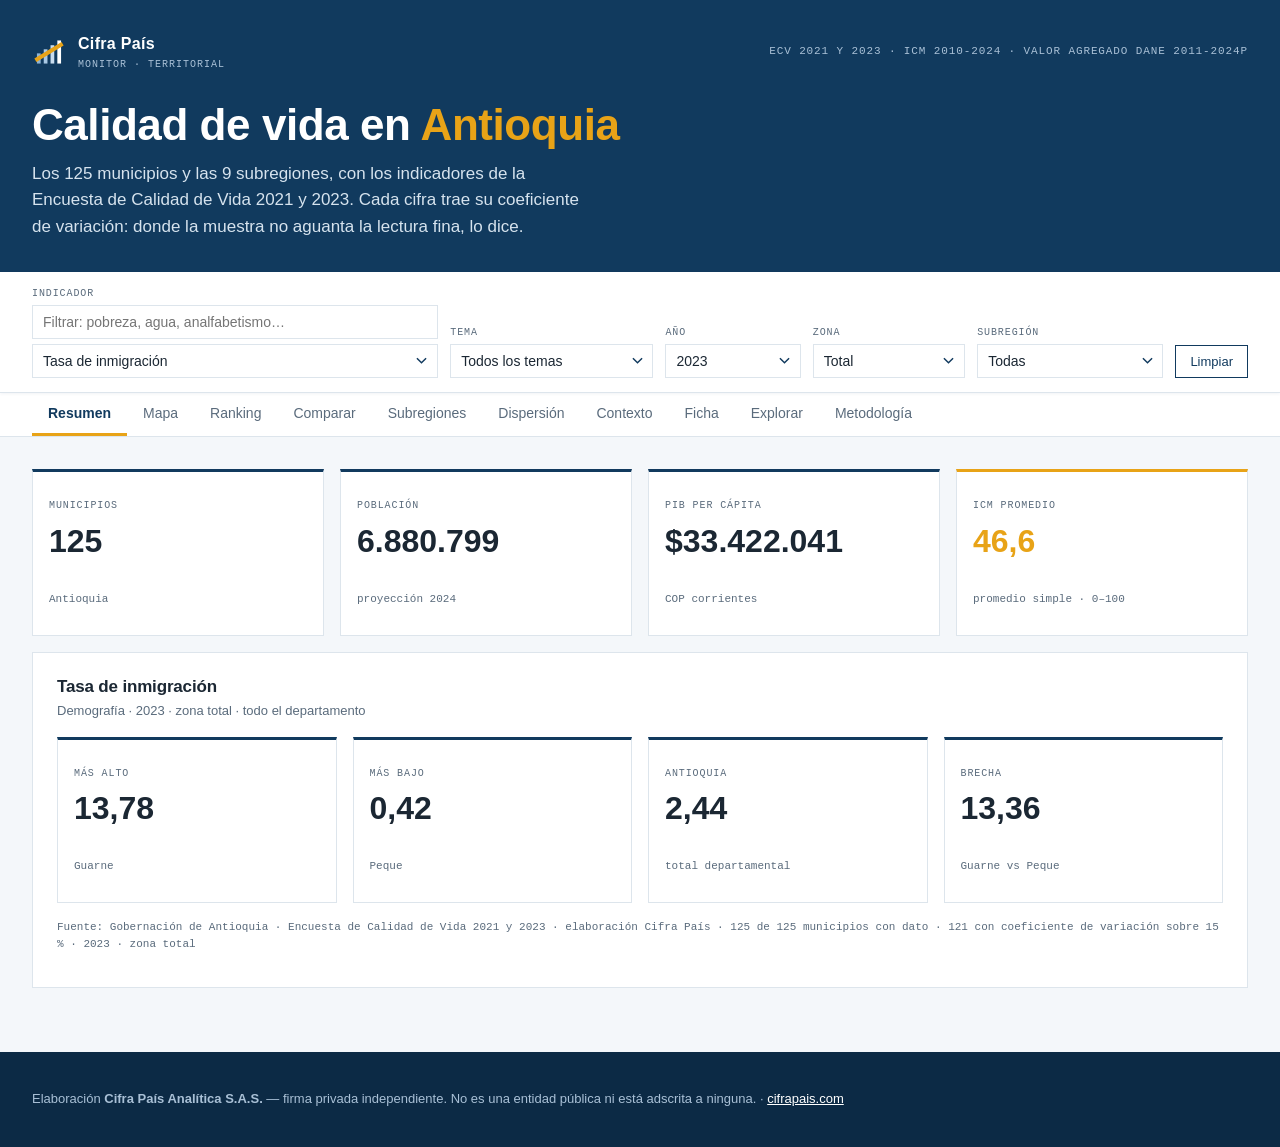
<file: monitor/Territorio/index.html>
<!doctype html>
<html lang="es">
<head>
<meta charset="utf-8">
<meta name="viewport" content="width=device-width, initial-scale=1">

<title>Cifra País Monitor · Calidad de vida en Antioquia</title>
<meta name="description" content="Encuesta de Calidad de Vida 2021 y 2023 para los 125 municipios y las 9 subregiones de Antioquia, con población, PIB per cápita e Índice de Ciudades Modernas. Mapa, ranking y comparador.">
<meta name="author" content="Cifra País Analítica S.A.S.">
<meta name="theme-color" content="#113A5E">

<meta property="og:site_name" content="Cifra País">
<meta property="og:title" content="Calidad de vida en Antioquia · Cifra País Monitor">
<meta property="og:description" content="1.252 indicadores de la ECV para los 125 municipios de Antioquia, comparables por subregión, con PIB per cápita e ICM.">
<meta property="og:type" content="website">
<meta property="og:url" content="https://cifrapais.com/monitor/Territorio/">
<meta name="twitter:card" content="summary_large_image">

<link rel="icon" href="../../assets/img/favicon.svg" type="image/svg+xml">
<link rel="stylesheet" href="estilos.css?v=1.2.0">
</head>
<body>

<a class="saltar" href="#p-resumen">Saltar al contenido</a>

<!-- ══ Cabecera ═══════════════════════════════════════════════════════════ -->
<header class="cabeza">
  <div class="envoltura">
    <div class="cabeza__reja">
      <a class="marca" href="https://cifrapais.com/">
        <svg class="marca__simbolo" viewBox="0 0 100 100" aria-hidden="true" focusable="false">
          <g stroke-linecap="butt">
            <line x1="20" y1="84" x2="20" y2="54" stroke="#8FB4D6" stroke-width="11"/>
            <line x1="40" y1="84" x2="40" y2="42" stroke="#A9C8E4" stroke-width="11"/>
            <line x1="60" y1="84" x2="60" y2="30" stroke="#C9DDEF" stroke-width="11"/>
            <line x1="80" y1="84" x2="80" y2="16" stroke="#FFFFFF" stroke-width="11"/>
            <line x1="10" y1="74" x2="90" y2="26" stroke="#E8A317" stroke-width="12"/>
          </g>
        </svg>
        <span>
          <span class="marca__nombre" translate="no">Cifra País</span>
          <span class="marca__desc">Monitor · Territorial</span>
        </span>
      </a>
      <p class="cabeza__corte" id="corte">—</p>
    </div>

    <h1 class="cabeza__titulo">Calidad de vida en <b>Antioquia</b></h1>
    <p class="cabeza__bajada">
      Los 125 municipios y las 9 subregiones, con los indicadores de la Encuesta
      de Calidad de Vida 2021 y 2023. Cada cifra trae su coeficiente de
      variación: donde la muestra no aguanta la lectura fina, lo dice.
    </p>
  </div>
</header>

<!-- ══ Controles globales ═════════════════════════════════════════════════
     Un solo juego de controles para todas las vistas: el indicador que se elige
     acá es el que pinta el mapa, ordena el ranking y alimenta la comparación.
     Evita tener que reconfigurar cada pestaña por separado.               ══ -->
<div class="controles">
  <div class="envoltura">
    <div class="controles__reja">

      <div class="campo campo--indicador">
        <label class="campo__rotulo" for="c-filtro">Indicador <span id="c-cuenta" class="campo__cuenta"></span></label>
        <input class="campo__control campo__control--busca" id="c-filtro" type="search"
               autocomplete="off" placeholder="Filtrar: pobreza, agua, analfabetismo…"
               aria-controls="c-indicador">
        <select class="campo__control" id="c-indicador" aria-label="Indicador"></select>
      </div>

      <div class="campo">
        <label class="campo__rotulo" for="c-tema">Tema</label>
        <select class="campo__control" id="c-tema"></select>
      </div>

      <div class="campo">
        <label class="campo__rotulo" for="c-anio">Año</label>
        <select class="campo__control" id="c-anio"></select>
      </div>

      <div class="campo">
        <label class="campo__rotulo" for="c-zona">Zona</label>
        <select class="campo__control" id="c-zona"></select>
      </div>

      <div class="campo">
        <label class="campo__rotulo" for="c-sub">Subregión</label>
        <select class="campo__control" id="c-sub"></select>
      </div>

      <div class="campo">
        <span class="campo__rotulo" aria-hidden="true">&nbsp;</span>
        <button class="boton boton--claro" id="c-limpiar" type="button">Limpiar</button>
      </div>

    </div>
  </div>
</div>

<!-- ══ Pestañas ═══════════════════════════════════════════════════════════ -->
<nav class="pestanas" aria-label="Vistas del tablero">
  <div class="envoltura">
    <ul class="pestanas__lista" id="pestanas" role="tablist"></ul>
  </div>
</nav>

<p class="cargando-barra" id="cargando" hidden role="status">Cargando datos del tema…</p>

<main class="envoltura" id="contenido">

  <!-- ── Resumen ─────────────────────────────────────────────────────────── -->
  <section class="panel" id="p-resumen" role="tabpanel" aria-labelledby="t-resumen">
    <div class="reja3" id="resumen-kpis"></div>
    <div class="tarjeta" style="margin-top:1rem">
      <h2 class="tarjeta__titulo" id="resumen-titulo">—</h2>
      <p class="tarjeta__nota" id="resumen-nota">—</p>
      <div id="resumen-extremos" class="reja3"></div>
      <p class="fuente" id="resumen-fuente"></p>
    </div>
  </section>

  <!-- ── Mapa ────────────────────────────────────────────────────────────── -->
  <section class="panel" id="p-mapa" role="tabpanel" aria-labelledby="t-mapa" hidden>
    <div class="reja2">
      <div class="tarjeta">
        <h2 class="tarjeta__titulo" id="mapa-titulo">—</h2>
        <p class="tarjeta__nota">Pasá el cursor por un municipio para ver su cifra; hacé clic para llevarlo a la comparación.</p>
        <div id="mapa-lienzo"></div>
        <div class="escala">
          <span id="escala-min">—</span>
          <svg class="escala__barra" id="escala-barra" viewBox="0 0 100 10" preserveAspectRatio="none" aria-hidden="true"></svg>
          <span id="escala-max">—</span>
        </div>
        <p class="fuente" id="mapa-fuente"></p>
      </div>
      <div class="tarjeta">
        <h2 class="tarjeta__titulo">Ranking</h2>
        <p class="tarjeta__nota">De mayor a menor.</p>
        <div class="tabla-caja" id="mapa-ranking"></div>
      </div>
    </div>
  </section>

  <!-- ── Ranking completo ────────────────────────────────────────────────── -->
  <section class="panel" id="p-ranking" role="tabpanel" aria-labelledby="t-ranking" hidden>
    <div class="tarjeta">
      <h2 class="tarjeta__titulo">Tabla municipal</h2>
      <p class="tarjeta__nota">Clic en un encabezado para ordenar. Δ = diferencia frente al total departamental. CV = coeficiente de variación; por encima de 15 % la cifra no admite lectura fina.</p>
      <div class="tabla-caja" id="tabla-ranking"></div>
      <p class="fuente" id="ranking-fuente"></p>
    </div>
  </section>

  <!-- ── Comparar ────────────────────────────────────────────────────────── -->
  <section class="panel" id="p-comparar" role="tabpanel" aria-labelledby="t-comparar" hidden>
    <div class="tarjeta">
      <h2 class="tarjeta__titulo">Comparar territorios</h2>
      <p class="tarjeta__nota">Agregá municipios, subregiones o el departamento: vas a ver el mismo indicador en todos, con las dos ondas de la encuesta cuando el indicador existe en ambas.</p>
      <div class="campo" style="max-width:420px;margin-bottom:1rem">
        <label class="campo__rotulo" for="c-agregar">Agregar territorio</label>
        <select class="campo__control" id="c-agregar"></select>
      </div>
      <div class="pastillas" id="comparar-pastillas"></div>
      <div id="comparar-lienzo"></div>
      <p class="fuente" id="comparar-fuente"></p>
    </div>
  </section>

  <!-- ── Subregiones ─────────────────────────────────────────────────────── -->
  <section class="panel" id="p-subregiones" role="tabpanel" aria-labelledby="t-subregiones" hidden>
    <div class="tarjeta">
      <h2 class="tarjeta__titulo">Las nueve subregiones</h2>
      <p class="tarjeta__nota">Cifra publicada por la encuesta para cada subregión, no un promedio de sus municipios: promediarlos sin ponderar por población daría un número que no existe.</p>
      <div id="sub-lienzo"></div>
      <div class="tabla-caja" id="sub-tabla" style="margin-top:1rem"></div>
      <p class="fuente" id="sub-fuente"></p>
    </div>
  </section>

  <!-- ── Dispersión ──────────────────────────────────────────────────────── -->
  <section class="panel" id="p-dispersion" role="tabpanel" aria-labelledby="t-dispersion" hidden>
    <div class="tarjeta">
      <h2 class="tarjeta__titulo">Dos indicadores a la vez</h2>
      <p class="tarjeta__nota">Cada punto es un municipio, coloreado por subregión. Que dos indicadores se muevan juntos no dice cuál causa al otro.</p>
      <div class="campo" style="max-width:520px;margin-bottom:1rem">
        <label class="campo__rotulo" for="c-eje-y">Indicador del eje vertical</label>
        <select class="campo__control" id="c-eje-y"></select>
      </div>
      <div id="disp-lienzo"></div>
      <p class="fuente" id="disp-fuente"></p>
    </div>
  </section>

  <!-- ── Contexto: población, PIB per cápita, ICM ────────────────────────── -->
  <section class="panel" id="p-contexto" role="tabpanel" aria-labelledby="t-contexto" hidden>
    <div class="tarjeta">
      <h2 class="tarjeta__titulo">Población, PIB per cápita e Índice de Ciudades Modernas</h2>
      <p class="tarjeta__nota">Series municipales independientes de la encuesta. El valor agregado del DANE va a precios corrientes: entre dos años distintos, parte de la diferencia es inflación.</p>
      <div class="campo" style="max-width:340px;margin-bottom:1rem">
        <label class="campo__rotulo" for="c-serie">Serie</label>
        <select class="campo__control" id="c-serie">
          <option value="pc">PIB per cápita (COP corrientes)</option>
          <option value="pob">Población</option>
          <option value="icm">ICM · índice general</option>
          <option value="pcc">ICM · productividad y competitividad</option>
          <option value="gpi">ICM · gobernanza y participación</option>
          <option value="eis">ICM · equidad e inclusión social</option>
        </select>
      </div>
      <div id="ctx-lienzo"></div>
      <div class="tabla-caja" id="ctx-tabla" style="margin-top:1rem"></div>
      <p class="fuente" id="ctx-fuente"></p>
    </div>
  </section>

  <!-- ── Ficha municipal ─────────────────────────────────────────────────── -->
  <section class="panel" id="p-ficha" role="tabpanel" aria-labelledby="t-ficha" hidden>
    <div class="tarjeta">
      <div class="campo" style="max-width:380px;margin-bottom:1rem">
        <label class="campo__rotulo" for="c-ficha">Municipio</label>
        <select class="campo__control" id="c-ficha"></select>
      </div>
      <div id="ficha-lienzo"></div>
    </div>
  </section>

  <!-- ── Explorador ──────────────────────────────────────────────────────── -->
  <section class="panel" id="p-explorar" role="tabpanel" aria-labelledby="t-explorar" hidden>
    <div class="tarjeta">
      <h2 class="tarjeta__titulo" id="explorar-titulo">Todos los indicadores</h2>
      <p class="tarjeta__nota">Buscá por nombre y elegí uno para llevarlo al mapa y al ranking.</p>
      <div class="campo" style="max-width:520px;margin-bottom:1rem">
        <label class="campo__rotulo" for="c-buscar">Buscar indicador</label>
        <input class="campo__control" id="c-buscar" type="search" autocomplete="off"
               placeholder="informalidad, agua potable, analfabetismo…">
      </div>
      <div class="tabla-caja" id="explorar-tabla"></div>
    </div>
  </section>

  <!-- ── Metodología ─────────────────────────────────────────────────────── -->
  <section class="panel" id="p-metodo" role="tabpanel" aria-labelledby="t-metodo" hidden>
    <div class="tarjeta prosa">
      <h2 class="tarjeta__titulo">De dónde sale cada cifra</h2>
      <div id="metodo-fuentes"></div>

      <h3>Qué se puede comparar y qué no</h3>
      <ul>
        <li><b>Entre municipios, dentro del mismo año:</b> sí. Es la comparación para la que la encuesta fue diseñada.</li>
        <li><b>Entre 2021 y 2023:</b> solo en los <b id="metodo-comunes">—</b> indicadores que aparecen en las dos ondas. El selector de año avisa cuando un indicador existe en un solo año.</li>
        <li><b>Entre municipio y subregión:</b> sí, pero la cifra subregional es la que publica la encuesta, no el promedio de sus municipios.</li>
        <li><b>PIB per cápita entre años:</b> con cuidado. El valor agregado del DANE va a precios corrientes, así que el crecimiento incluye inflación.</li>
      </ul>

      <h3>El coeficiente de variación</h3>
      <p>
        La ECV es una encuesta por muestreo, no un censo. El coeficiente de
        variación mide cuánto se movería la cifra si se repitiera el ejercicio
        con otra muestra. Se muestra al lado de cada dato y por encima del 15 %
        aparece en rojo: ahí el número sirve para ver un orden de magnitud, no
        para afirmar que un municipio superó a otro por dos décimas.
      </p>

      <h3>Cómo se armó el mapa</h3>
      <p>
        La geometría es el Marco Geoestadístico Nacional del DANE, simplificada
        para que pese 68 KB. La asignación de cada municipio a su subregión sale
        del Anuario Estadístico de la Gobernación de Antioquia: 10 municipios en
        el Valle de Aburrá, 6 en Bajo Cauca, 6 en Magdalena Medio, 10 en
        Nordeste, 17 en Norte, 19 en Occidente, 23 en Oriente, 23 en Suroeste y
        11 en Urabá. La encuesta llama «Área Metropolitana» al Valle de Aburrá;
        son los mismos diez municipios.
      </p>

      <h3>Qué quedó fuera</h3>
      <p>
        La encuesta publica también cortes por zona (25), provincia (6) y comunas
        de Medellín. No se cargaron acá para no mezclar niveles territoriales que
        no son comparables entre sí. Están en la fuente original.
      </p>
    </div>
  </section>

</main>

<div class="globo" id="globo" hidden role="status"></div>

<footer class="pie">
  <div class="envoltura">
    <p>
      Elaboración <b>Cifra País Analítica S.A.S.</b> — firma privada
      independiente. No es una entidad pública ni está adscrita a ninguna.
      · <a href="https://cifrapais.com/">cifrapais.com</a>
    </p>
  </div>
</footer>

<noscript>
  <div class="envoltura">
    <p class="aviso">Este tablero necesita JavaScript para dibujar el mapa y las
    tablas. Los datos están en archivos JSON dentro de esta misma carpeta y se
    pueden descargar directamente.</p>
  </div>
</noscript>

<script src="app.js?v=1.2.0" defer></script>
</body>
</html>
</file>
<file: assets/css/cifrapais.css>
/* ===========================================================================
   CIFRA PAÍS · Sitio institucional
   Sistema visual del Manual de Identidad Corporativa v2.0 (julio 2026)
     §03 paleta · §04 tipografía y escala · §09 reglas de tablero · §10 web

   Reglas duras heredadas del manual, que no deben tocarse sin revisarlo:
     · cero border-radius, cero sombras, cero degradados;
     · el Amarillo Cifra (#E8A317) marca el valor destacado o el botón
       principal — nunca una categoría más;
     · el Rojo Tierra (#B5432F) es solo alerta y no comparte pieza con el
       amarillo como categoría;
     · ninguna familia tipográfica fuera de la cadena Helvetica y de
       Courier Prime para metadatos.

   Se escribe CSS a mano y no un framework de utilidades porque el manual
   define su propia escala tipográfica y su propio sistema de color: un
   framework obligaría a reconfigurarlo entero y dejaría clases que lo
   contradicen al alcance de cualquiera que edite el HTML.
   =========================================================================== */

/* ── Tokens ─────────────────────────────────────────────────────────────── */
:root{
  /* Paleta corporativa (§03) */
  --registro:#113A5E;   /* Azul Registro   · 11,44:1 */
  --consulta:#2E6E9E;   /* Azul Consulta   ·  5,33:1 */
  --cifra:#E8A317;      /* Amarillo Cifra  · solo relleno */
  --ambar:#9A6410;      /* Ámbar Texto     ·  4,87:1 — versión legible del acento */
  --tierra:#B5432F;     /* Rojo Tierra     ·  5,38:1 — alerta */
  --acero:#61707F;      /* texto secundario y notas al pie */
  --grafito:#22262B;    /* tinta de cuerpo */
  --niebla:#F0F3F6;     /* fondo alterno */
  --papel:#FCFCFD;      /* fondo base */

  /* Derivados de uso interno */
  --linea:#D8DFE6;               /* hairline sobre claro */
  --linea-oscura:#2A5580;        /* hairline sobre Azul Registro */
  --claro-suave:#C2D6E6;         /* texto secundario sobre oscuro */
  --azul-profundo:#0C2C48;       /* fondo de tablero, un paso bajo el registro */

  /* Tipografía (§04). No se descarga la familia de titulares: la cadena
     autorizada resuelve en Helvetica Neue, Helvetica, Nimbus Sans, Inter
     o Arial, que son métricamente equivalentes. */
  --texto:"Helvetica Neue",Helvetica,"Nimbus Sans",Inter,Arial,sans-serif;
  --mono:"Courier Prime","Courier New",Consolas,monospace;

  /* Escala tipográfica, traducida de pt a rem manteniendo las proporciones */
  --t-eslogan:clamp(2.75rem,7vw,4.75rem);
  --t-capitulo:clamp(1.75rem,3.4vw,2.5rem);
  --t-subtitulo:1.1875rem;
  --t-entradilla:clamp(1.0625rem,1.5vw,1.1875rem);
  --t-cuerpo:1rem;
  --t-antetitulo:0.6875rem;
  --t-kpi:clamp(2rem,4vw,2.75rem);
  --t-meta:0.75rem;

  /* Ritmo vertical */
  --aire-seccion:clamp(4.5rem,9vw,7.5rem);
  --ancho:1240px;
  --gotera:clamp(1.25rem,4vw,2.5rem);
}

/* ── Base ───────────────────────────────────────────────────────────────── */
*,*::before,*::after{box-sizing:border-box}

html{
  -webkit-text-size-adjust:100%;
  scroll-behavior:smooth;
  /* la barra superior es fija: el ancla no debe quedar debajo */
  scroll-padding-top:5.5rem;
  /* El sitio es de tinta sobre papel y no tiene modo oscuro. Declararlo evita
     que el navegador repinte por su cuenta los <select> y los controles. */
  color-scheme:light;
}

body{
  margin:0;
  background:var(--papel);
  color:var(--grafito);
  font-family:var(--texto);
  font-size:var(--t-cuerpo);
  line-height:1.55;
  -webkit-font-smoothing:antialiased;
}

h1,h2,h3,p,dl,dd,figure,blockquote{margin:0}
ul,ol{margin:0;padding:0;list-style:none}
img,svg{max-width:100%}

a{color:var(--consulta);text-decoration:underline;text-underline-offset:0.18em}
a:hover{color:var(--registro)}

/* Táctil: se descarta el retardo de 300 ms al tocar y el destello gris del
   navegador, que aparece con un radio que este sistema no usa. */
a,button,summary,label,[role="button"]{
  touch-action:manipulation;
  -webkit-tap-highlight-color:rgba(17,58,94,.12);
}

/* Foco visible en todo elemento operable (requisito de accesibilidad). */
:focus-visible{
  outline:2px solid var(--cifra);
  outline-offset:2px;
}

/* La gotera respeta el área segura: en iPhone apaisado el notch se come el
   borde izquierdo o derecho de todo bloque a sangre. */
.contenedor{
  width:100%;
  max-width:var(--ancho);
  margin-inline:auto;
  padding-left:max(var(--gotera),env(safe-area-inset-left));
  padding-right:max(var(--gotera),env(safe-area-inset-right));
}

.visualmente-oculto{
  position:absolute;width:1px;height:1px;overflow:hidden;
  clip-path:inset(50%);white-space:nowrap;
}

.saltar{
  position:absolute;left:-9999px;top:0;z-index:100;
  background:var(--cifra);color:var(--registro);
  padding:0.75rem 1.25rem;font-weight:700;text-decoration:none;
}
.saltar:focus{left:0}

/* <main tabindex="-1"> recibe el foco desde el salto al contenido; el anillo
   sobraría porque no es un control. */
main:focus{outline:none}

/* ── Piezas tipográficas compartidas ────────────────────────────────────── */

/* Antetítulo: Neue Bold caps, tracking +26% (§04). Es el marcador estructural
   de todo el sitio; cada sección lleva el suyo y ninguno decora. */
.antetitulo{
  font-size:var(--t-antetitulo);
  font-weight:700;
  letter-spacing:0.26em;
  text-transform:uppercase;
  color:var(--acero);
  margin:0 0 1rem;
}
.antetitulo--claro{color:var(--claro-suave)}

/* Fuente del dato: Courier Prime, obligatoria bajo toda figura y todo tablero.
   Es el elemento que se repite en cada sección y da su textura al sitio. */
.fuente{
  font-family:var(--mono);
  font-size:var(--t-meta);
  line-height:1.5;
  color:var(--acero);
  /* Cifras de ancho fijo: en una columna de fechas de corte y errores
     estándar, los dígitos tienen que caer alineados. */
  font-variant-numeric:tabular-nums;
  margin:0;
}
.fuente--clara{color:var(--claro-suave)}

.lista-marcada li,
.lista-tachada li{
  position:relative;
  padding-left:1.25rem;
  margin-bottom:0.5rem;
  font-size:0.9375rem;
}
.lista-marcada li::before{
  content:"";
  position:absolute;left:0;top:0.6em;
  width:8px;height:2px;background:var(--consulta);
}
.lista-marcada--suelta li{margin-bottom:0.875rem;font-size:1rem}
.lista-tachada li::before{
  content:"✕";
  position:absolute;left:0;top:0;
  color:var(--tierra);font-size:0.8125rem;font-weight:700;
}

/* ── Botones ────────────────────────────────────────────────────────────── */
.botonera{display:flex;flex-wrap:wrap;gap:0.75rem;margin-top:2rem}

.boton{
  display:inline-block;
  padding:0.875rem 1.75rem;
  font-family:var(--texto);
  font-size:0.875rem;
  font-weight:700;
  letter-spacing:0.04em;
  text-decoration:none;
  text-align:center;
  border:1px solid transparent;
  cursor:pointer;
  transition:background-color .15s linear,color .15s linear,border-color .15s linear;
}

/* §10: en la web, el acento es el botón principal. Uno solo por pantalla. */
.boton--acento{background:var(--cifra);color:var(--registro);border-color:var(--cifra)}
.boton--acento:hover{background:#F0B840;color:var(--registro);border-color:#F0B840}

.boton--fantasma{background:transparent;color:#FFF;border-color:rgba(255,255,255,.45)}
.boton--fantasma:hover{background:rgba(255,255,255,.1);color:#FFF;border-color:#FFF}

.boton--fantasma-claro{background:transparent;color:var(--claro-suave);border-color:var(--linea-oscura)}
.boton--fantasma-claro:hover{background:rgba(255,255,255,.08);color:#FFF;border-color:var(--claro-suave)}

.boton--bloque{display:block;width:100%}
.boton--menudo{padding:0.5rem 1rem;font-size:var(--t-meta);letter-spacing:0.06em}

/* ═══════════════════════════════════════════════════════════════════════════
   BARRA SUPERIOR
   ═══════════════════════════════════════════════════════════════════════ */
.barra{
  position:sticky;top:0;z-index:50;
  background:var(--registro);
  border-bottom:1px solid var(--linea-oscura);
}
.barra__caja{
  display:flex;align-items:center;justify-content:space-between;
  gap:1.5rem;min-height:4.5rem;
}

.marca{display:flex;align-items:center;gap:0.875rem;text-decoration:none;min-width:0}
.marca__simbolo{width:34px;height:34px;flex-shrink:0}
/* min-width:0 para que el descriptor, que es largo y va con tracking, pueda
   encogerse en vez de empujar la barra fuera de la pantalla. */
.marca__texto{display:flex;flex-direction:column;line-height:1.1;min-width:0}
.marca__nombre{
  color:#FFF;font-weight:700;font-size:1.0625rem;
  letter-spacing:-0.008em;text-transform:uppercase;
}
/* El descriptor se compone con tracking hasta igualar el ancho del logotipo
   (§02): no es una línea suelta, es el borde inferior del bloque. */
.marca__descriptor{
  color:var(--claro-suave);
  font-size:0.5rem;font-weight:300;
  letter-spacing:0.148em;text-transform:uppercase;
  margin-top:0.25rem;
  white-space:nowrap;overflow:hidden;text-overflow:ellipsis;
}
/* Bajo 380 px el descriptor no cabe entero; antes de recortarlo a la mitad,
   se suprime: el manual permite el logotipo sin descriptor, no un descriptor
   trunco. */
@media (max-width:380px){
  .marca__descriptor{display:none}
}

.nav__lista{display:flex;align-items:center;gap:0.25rem}
.nav__enlace{
  display:block;padding:0.5rem 0.875rem;
  color:var(--claro-suave);
  font-size:0.875rem;font-weight:500;
  text-decoration:none;
  border-bottom:2px solid transparent;
}
.nav__enlace:hover,
.nav__enlace[aria-current="true"]{color:#FFF;border-bottom-color:var(--cifra)}
.nav__enlace--acento{color:#FFF}

.hamburguesa{
  display:none;
  width:2.75rem;height:2.75rem;
  background:transparent;border:1px solid var(--linea-oscura);
  cursor:pointer;
  align-items:center;justify-content:center;
}
.hamburguesa__trazos,
.hamburguesa__trazos::before,
.hamburguesa__trazos::after{
  display:block;width:18px;height:2px;background:#FFF;content:"";
}
.hamburguesa__trazos{position:relative}
.hamburguesa__trazos::before{position:absolute;top:-6px}
.hamburguesa__trazos::after{position:absolute;top:6px}

/* ═══════════════════════════════════════════════════════════════════════════
   01 · PORTADA
   ═══════════════════════════════════════════════════════════════════════ */
.portada{
  background:var(--registro);
  color:#FFF;
  padding-top:clamp(3.5rem,7vw,6rem);
  /* la banda de indicadores sobresale por abajo: el relleno inferior es la
     mitad de su alto para que quede a caballo entre el oscuro y el papel */
  padding-bottom:0;
}

.portada__reja{
  display:grid;
  grid-template-columns:minmax(0,1fr);
  gap:clamp(2.5rem,5vw,4rem);
  padding-bottom:clamp(3rem,6vw,4.5rem);
}
@media (min-width:900px){
  .portada__reja{grid-template-columns:minmax(0,1.05fr) minmax(0,1fr);align-items:center}
}

.portada__eslogan{
  font-size:var(--t-eslogan);
  font-weight:700;
  letter-spacing:-0.01em;      /* eslogan: Neue Bold, tracking −1% (§04) */
  line-height:0.95;
  margin:0 0 1.5rem;
}
.portada__entradilla{
  font-size:var(--t-entradilla);
  font-weight:300;
  line-height:1.55;
  color:#DCE6EF;
  max-width:36em;
}

/* Figura de portada */
.portada__figura{
  border:1px solid var(--linea-oscura);
  background:var(--azul-profundo);
  padding:clamp(1.25rem,2.5vw,1.75rem);
}
.figura__cabeza{margin-bottom:1.25rem}
.figura__cabeza .antetitulo{margin-bottom:0.375rem}
.figura__titulo{
  display:block;
  font-size:var(--t-subtitulo);
  font-weight:500;
  color:#FFF;
}

.serie{display:block;width:100%;height:auto;margin-bottom:1rem}
.serie__reticula line{stroke:#1E4970;stroke-width:1}
.serie__ejes text{
  fill:var(--claro-suave);
  font-family:var(--texto);
  font-size:10px;
  font-variant-numeric:tabular-nums;
}
.serie__linea{
  stroke:var(--cifra);
  stroke-width:3;                /* líneas a 3 px, sin marcadores (§09) */
  stroke-linejoin:round;
  stroke-linecap:round;
}
.serie__punto{fill:var(--cifra)}
.serie__valor{
  fill:#FFF;font-family:var(--texto);
  font-size:15px;font-weight:700;
}

/* Dibujo del trazo al cargar: un solo gesto, no una animación por elemento. */
@media (prefers-reduced-motion:no-preference){
  .serie__linea{
    stroke-dasharray:1400;
    stroke-dashoffset:1400;
    animation:trazar 1.6s cubic-bezier(.22,.61,.36,1) .25s forwards;
  }
  .serie__punto,.serie__valor{opacity:0;animation:aparecer .4s linear 1.7s forwards}
}
@keyframes trazar{to{stroke-dashoffset:0}}
@keyframes aparecer{to{opacity:1}}

/* Banda de indicadores — el elemento firma del sitio.
   Queda montada exactamente sobre el borde entre la portada oscura y el
   papel: es la ficha técnica de la portada y el encabezado del resto de la
   página a la vez. La franja resuelve el corte con dos bloques planos, no
   con un degradado. */
.franja{position:relative;background:var(--papel)}
.franja::before{
  content:"";position:absolute;
  top:0;left:0;right:0;bottom:50%;
  background:var(--registro);
}
.franja > .contenedor{position:relative}

.banda{
  display:grid;
  grid-template-columns:minmax(0,1fr);
  gap:1px;
  background:var(--linea);
  border:1px solid var(--linea);
}
@media (min-width:760px){
  .banda{grid-template-columns:auto minmax(0,1fr)}
}

.banda__rotulo{
  font-family:var(--mono);
  font-size:var(--t-meta);
  line-height:1.4;
  color:#FFF;
  background:var(--consulta);
  padding:1.25rem;
  display:flex;align-items:center;
  text-transform:uppercase;
  letter-spacing:0.05em;
}

.banda__reja{
  display:grid;
  grid-template-columns:repeat(2,minmax(0,1fr));
  gap:1px;
  background:var(--linea);
  margin:0;
}
@media (min-width:760px){
  .banda__reja{grid-template-columns:repeat(4,minmax(0,1fr))}
}

.kpi{
  background:var(--papel);
  padding:1.25rem clamp(1rem,2vw,1.5rem) 1.375rem;
}
.kpi__etiqueta{
  font-size:var(--t-antetitulo);
  font-weight:700;letter-spacing:0.13em;text-transform:uppercase;
  color:var(--acero);
  margin-bottom:0.375rem;
}
.kpi__valor{
  font-size:var(--t-kpi);
  font-weight:700;
  line-height:1;
  letter-spacing:-0.02em;
  color:var(--registro);
  font-variant-numeric:tabular-nums;
  margin:0;
}
/* El acento marca el valor destacado, nunca una categoría más (§09).
   Sobre papel el valor va en Ámbar Texto (4,87:1); el filo lateral sí puede
   ir en Amarillo Cifra, que es color de relleno y no de texto. */
.kpi--destacado{border-left:3px solid var(--cifra)}
.kpi--destacado .kpi__valor{color:var(--ambar)}
.kpi__nota{
  font-family:var(--mono);
  font-size:var(--t-meta);
  color:var(--acero);
  margin:0.375rem 0 0;
}

/* ═══════════════════════════════════════════════════════════════════════════
   SECCIONES
   ═══════════════════════════════════════════════════════════════════════ */
.seccion{padding-block:var(--aire-seccion)}
.seccion--niebla{background:var(--niebla)}
.seccion--oscura{background:var(--registro);color:#FFF}

.seccion__cabeza{max-width:44rem;margin-bottom:clamp(2.5rem,5vw,3.5rem)}
.seccion__cabeza--ancha{max-width:52rem}

/* text-wrap:balance reparte las líneas del titular en vez de dejar una
   palabra suelta abajo. Solo en titulares: en párrafos largos el navegador
   lo ignora y en tablas encarece el reflow. */
h1,h2,h3,.seccion__titulo,.tarjeta__titulo,.paper__titulo,.panel__titulo,.cita{
  text-wrap:balance;
}

.seccion__titulo{
  font-size:var(--t-capitulo);
  font-weight:700;
  letter-spacing:-0.015em;
  line-height:1.12;
  color:var(--registro);
  margin:0 0 1rem;
}
.seccion__titulo--claro{color:#FFF}

.seccion__entradilla{
  font-size:var(--t-entradilla);
  font-weight:300;
  color:var(--acero);
  max-width:38em;
}
.seccion__entradilla--clara{color:#DCE6EF}

/* ── 02 · Servicios ─────────────────────────────────────────────────────── */
/* Las tarjetas ya no se unen por filete de 1 px: al elevarse dejarían ver el
   fondo de la reja por debajo y la retícula se rompería en cada hover. Ahora
   cada tarjeta lleva su propio borde y hay aire entre ellas, que es la forma
   en que un objeto con sombra puede convivir con una retícula. */
.tarjetas{
  display:grid;
  grid-template-columns:minmax(0,1fr);
  gap:clamp(1rem,2vw,1.5rem);
}
@media (min-width:680px){
  .tarjetas{grid-template-columns:repeat(2,minmax(0,1fr))}
}
@media (min-width:1080px){
  .tarjetas{grid-template-columns:repeat(4,minmax(0,1fr))}
}

.tarjeta{
  display:flex;flex-direction:column;
  background:var(--papel);
  padding:clamp(1.5rem,2.5vw,2rem);
  border:1px solid var(--linea);
  border-top:3px solid var(--consulta);
  /* transform y box-shadow se animan en el compositor; background-color y
     border-color repintan. Se declaran por separado para no obligar al
     navegador a interpolar todo en el mismo hilo. */
  transition:transform .25s cubic-bezier(.22,.61,.36,1),
             box-shadow .25s cubic-bezier(.22,.61,.36,1),
             background-color .2s linear,border-top-color .2s linear;
}
/* Elevación al pasar el cursor: 4 px y una sombra en Azul Registro al 10%.
   Es una desviación deliberada del §02 del manual, pedida y confirmada por la
   firma; queda registrada en LEEME.md. La sombra usa el azul de la casa y no
   un negro genérico, para que la elevación siga leyéndose como marca.
   El filo superior y el fondo se mantienen: la señal de color funciona en
   pantallas táctiles, donde no hay hover. */
.tarjeta:hover,
.tarjeta:focus-within{
  transform:translateY(-4px);
  box-shadow:0 10px 15px -3px rgba(17,58,94,.1),0 4px 6px -4px rgba(17,58,94,.1);
  background:var(--niebla);
  border-top-color:var(--registro);
}

.tarjeta__linea{
  font-family:var(--mono);
  font-size:var(--t-meta);
  color:var(--consulta);
  margin-bottom:0.875rem;
}
.tarjeta__titulo{
  font-size:var(--t-subtitulo);
  font-weight:500;
  line-height:1.25;
  color:var(--registro);
  margin-bottom:0.75rem;
}
.tarjeta__texto{
  font-size:0.9375rem;
  color:var(--grafito);
  margin-bottom:1.25rem;
}
.tarjeta .lista-marcada{margin-bottom:1.5rem}
.tarjeta__pie{
  margin-top:auto;
  padding-top:1rem;
  border-top:1px solid var(--linea);
}

/* ── 03 · Monitor de datos ──────────────────────────────────────────────── */
.portal{
  display:grid;
  grid-template-columns:minmax(0,1fr);
  gap:1px;
  background:var(--linea-oscura);
  border:1px solid var(--linea-oscura);
}
@media (min-width:940px){
  .portal{grid-template-columns:260px minmax(0,1fr)}
}

.portal__rail{
  background:var(--azul-profundo);
  padding:clamp(1.25rem,2.5vw,1.75rem);
}
.portal__rotulo{
  font-size:var(--t-antetitulo);
  font-weight:700;letter-spacing:0.2em;text-transform:uppercase;
  color:var(--claro-suave);
  margin-bottom:0.875rem;
}
.portal__rotulo--separado{margin-top:2rem}
.portal__ayuda{
  font-size:0.8125rem;
  color:#A9C0D6;
  margin-bottom:1.5rem;
}
.portal__ayuda strong{color:#FFF;font-weight:500}

.rail li + li{margin-top:1px}
.rail__boton{
  display:block;width:100%;
  padding:0.8125rem 1rem;
  background:transparent;
  border:0;
  border-left:3px solid transparent;
  color:var(--claro-suave);
  font-family:var(--texto);
  font-size:0.9375rem;
  text-align:left;
  cursor:pointer;
  transition:background-color .15s linear,color .15s linear;
}
.rail__boton:hover{background:rgba(255,255,255,.06);color:#FFF}
.rail__boton[aria-current="true"]{
  background:rgba(255,255,255,.1);
  border-left-color:var(--cifra);
  color:#FFF;font-weight:700;
}
.rail__nota{
  display:block;
  font-family:var(--mono);
  font-size:0.6875rem;
  font-weight:400;
  color:#8FA9C0;
  margin-top:0.25rem;
}

.portal__panel{
  background:var(--registro);
  padding:clamp(1.25rem,2.5vw,1.75rem);
  min-width:0;
}
.panel__cabeza{
  display:flex;align-items:flex-start;justify-content:space-between;
  gap:1rem;flex-wrap:wrap;
  padding-bottom:1.25rem;
  border-bottom:1px solid var(--linea-oscura);
}
/* Sin min-width:0 el hijo flex no baja de su ancho de contenido y un título
   de tablero largo desborda el panel en lugar de partirse. */
.panel__cabeza > div{min-width:0;flex:1 1 16rem}
.panel__titulo{overflow-wrap:break-word}
.panel__titulo{
  font-size:1.25rem;font-weight:700;color:#FFF;
  margin-bottom:0.375rem;
}

.panel__kpis{
  display:grid;
  grid-template-columns:repeat(2,minmax(0,1fr));
  gap:1px;
  background:var(--linea-oscura);
  border:1px solid var(--linea-oscura);
  border-top:0;
  margin:0 0 1.5rem;
}
@media (min-width:720px){
  .panel__kpis{grid-template-columns:repeat(4,minmax(0,1fr))}
}
.panel__kpis .kpi{
  background:var(--azul-profundo);
  border:0;
  padding:1rem clamp(0.875rem,1.5vw,1.25rem) 1.125rem;
}
.panel__kpis .kpi__etiqueta{color:var(--claro-suave)}
.panel__kpis .kpi__valor{color:#FFF;font-size:clamp(1.5rem,3vw,2rem)}
.panel__kpis .kpi--destacado .kpi__valor{color:var(--cifra)}
.panel__kpis .kpi__nota{color:#8FA9C0}

.panel__vistas{
  display:flex;flex-wrap:wrap;gap:0.5rem;
  margin-bottom:1rem;
}
.vista__boton{
  padding:0.4375rem 0.9375rem;
  background:transparent;
  border:1px solid var(--linea-oscura);
  color:var(--claro-suave);
  font-family:var(--texto);
  font-size:0.8125rem;
  cursor:pointer;
  transition:background-color .15s linear,color .15s linear,border-color .15s linear;
}
.vista__boton:hover{border-color:var(--claro-suave);color:#FFF}
.vista__boton[aria-selected="true"]{
  background:#FFF;border-color:#FFF;color:var(--registro);font-weight:700;
}

/* Contenedor de incrustación: relación fija en escritorio y alto mínimo
   generoso en móvil, para que un tablero de Power BI no quede aplastado. */
.lienzo{
  position:relative;
  background:var(--niebla);
  border:1px solid var(--linea-oscura);
  /* width:100% no es redundante: sin un ancho definido, `aspect-ratio` deduce
     el ancho a partir del alto en cuanto el alto se fija (min-height, vh) y el
     contenedor se sale de la pantalla. Con el ancho fijo, la relación siempre
     resuelve hacia el alto, que es lo que se quiere. */
  width:100%;
  aspect-ratio:16/10;
  min-height:520px;
}
/* En móvil el contenedor pasa a 16:9, que es la relación en la que se diseñan
   los tableros. El min-height es el piso: a 375 px de ancho, 16:9 puro son
   211 px de alto y ahí no se lee ninguna leyenda. En vertical, además, el
   tablero ni siquiera se descarga solo (ver .aviso-rotar y cifrapais.js). */
@media (max-width:640px){
  .lienzo{aspect-ratio:16/9;height:auto;min-height:340px}
}
/* Teléfono apaisado: manda el alto de pantalla, no la relación. Se apaga
   aspect-ratio explícitamente para que no vuelva a deducir el ancho. */
@media (max-width:640px) and (orientation:landscape){
  .lienzo{aspect-ratio:auto;min-height:0;height:82vh}
}
.lienzo__marco{
  position:absolute;inset:0;
  width:100%;height:100%;
  border:0;display:block;
}
/* Esqueleto de carga.
   No es un rectángulo gris genérico: reproduce la maqueta que va a aparecer
   —fila de cuatro KPI y gráfico de barras— en los azules de la casa. El pulso
   informa de que el proceso sigue vivo; por eso late el esqueleto y no el
   contenedor entero, que sería ruido. */
.lienzo__espera{
  position:absolute;inset:0;
  display:flex;flex-direction:column;justify-content:center;
  gap:1.5rem;padding:clamp(1.25rem,3vw,2.25rem);
  background:var(--azul-profundo);
  z-index:1;
}

.esqueleto{display:flex;flex-direction:column;gap:1.25rem;flex:1;min-height:0}

.esqueleto__kpis{display:grid;grid-template-columns:repeat(4,1fr);gap:1px}
.esqueleto__kpis span{display:block;height:4.5rem;background:#1B4E7A}

.esqueleto__grafico{
  display:flex;align-items:flex-end;gap:clamp(0.5rem,2vw,1.25rem);
  flex:1;min-height:6rem;
  border-bottom:1px solid var(--linea-oscura);
  padding-bottom:1px;
}
/* Los altos son fijos y viven acá, no en un atributo style= del HTML: la CSP
   del sitio no admite 'unsafe-inline' en style-src. Ocho barras desparejas
   bastan para que el esqueleto se lea como un gráfico y no como una grilla. */
.esqueleto__grafico i{display:block;flex:1;background:#1B4E7A}
.esqueleto__grafico i:nth-child(1){height:42%}
.esqueleto__grafico i:nth-child(2){height:66%}
.esqueleto__grafico i:nth-child(3){height:54%}
.esqueleto__grafico i:nth-child(4){height:81%}
.esqueleto__grafico i:nth-child(5){height:60%}
.esqueleto__grafico i:nth-child(6){height:93%}
.esqueleto__grafico i:nth-child(7){height:71%}
.esqueleto__grafico i:nth-child(8){height:48%}

@media (prefers-reduced-motion:no-preference){
  .esqueleto__kpis span,
  .esqueleto__grafico i{animation:pulso-carga 1.5s ease-in-out infinite}
  /* Desfase por columna: el barrido se lee como progreso, no como parpadeo. */
  .esqueleto__grafico i:nth-child(2n){animation-delay:.15s}
  .esqueleto__grafico i:nth-child(3n){animation-delay:.3s}
  .esqueleto__kpis span:nth-child(2){animation-delay:.1s}
  .esqueleto__kpis span:nth-child(3){animation-delay:.2s}
  .esqueleto__kpis span:nth-child(4){animation-delay:.3s}
}
/* El pulso va por opacidad y no por background-color: son doce elementos
   latiendo a la vez, y opacity es la única propiedad —con transform— que el
   navegador compone sin repintar. */
@keyframes pulso-carga{
  0%,100%{opacity:.45}
  50%    {opacity:1}
}

.lienzo__mensaje{text-align:center}
.lienzo__mensaje .antetitulo{margin:0 0 0.375rem}
.lienzo__nota{font-size:0.8125rem;color:#A9C0D6;margin:0}
#btn-cargar-tablero{margin-top:1.125rem}

/* Aviso de orientación: solo en pantalla chica y en vertical. Va con el icono
   de teléfono girando —un gesto, no un adorno— porque es la única instrucción
   de la página que le pide algo al usuario antes de mostrarle el dato. */
.aviso-rotar{display:none}
@media (max-width:760px) and (orientation:portrait){
  .aviso-rotar{
    display:grid;
    grid-template-columns:auto minmax(0,1fr);
    align-items:center;
    gap:0.875rem;
    margin-bottom:1rem;
    padding:0.875rem 1rem;
    border:1px solid var(--cifra);
    border-left-width:4px;
    background:var(--azul-profundo);
    color:#FFF;
    font-size:0.875rem;
    font-weight:500;
    line-height:1.35;
  }
  /* Teléfono esquemático dibujado con bordes: sin imagen, sin fuente de
     iconos y sin una petición más. */
  .aviso-rotar::before{
    content:"";
    display:block;
    width:1.125rem;height:1.75rem;
    border:2px solid var(--cifra);
    border-top-width:5px;border-bottom-width:5px;
    transform-origin:50% 50%;
  }
}
@media (max-width:760px) and (orientation:portrait) and (prefers-reduced-motion:no-preference){
  .aviso-rotar::before{animation:girar-aviso 2.4s ease-in-out infinite}
}
@keyframes girar-aviso{
  0%,55%,100%{transform:rotate(0deg)}
  75%,90%    {transform:rotate(-90deg)}
}

.panel__pie{margin-top:1rem}

/* ═══════════════════════════════════════════════════════════════════════════
   04 · INSIGHTS TERRITORIALES
   Es la segunda mitad de la zona de datos: Monitor muestra el tablero vivo,
   Radiografía muestra la ficha comparable de diez departamentos. Van las dos
   sobre fondo oscuro a propósito, con un paso de tono entre ellas, para que se
   lean como un mismo capítulo dentro de un sitio que por lo demás es papel.

   El vidrio (glassmorphism) es la única superficie translúcida del sitio y
   está acotada a esta sección: sobre el Azul Profundo, una capa al 5% de
   blanco con desenfoque de fondo separa la tarjeta sin agregar otro color a
   la paleta. Sobre papel no se usa —no habría nada que desenfocar—.
   ═══════════════════════════════════════════════════════════════════════ */
.seccion--radiografia{
  background:var(--azul-profundo);
  color:#FFF;
  /* Contiene el desbordamiento horizontal de la pista en móvil. */
  overflow:hidden;
}

/* ── Control de la radiografía ──────────────────────────────────────────── */
/* Buscador y orden. Reemplazan al índice de 33 chips y al carrusel: con 33
   fichas, escribir tres letras es más rápido que recorrer una lista alfabética,
   y poder ordenar por desempleo o informalidad convierte una galería en una
   herramienta de comparación.
   La barra la enciende el JavaScript (nace con hidden): sin scripts no habría
   nada que filtrar, y un buscador muerto es peor que ninguno. */
.radiografia__control{
  display:flex;
  flex-wrap:wrap;
  align-items:flex-end;
  gap:clamp(0.75rem,2vw,1.25rem);
  margin-bottom:clamp(1.5rem,3vw,2rem);
  padding-bottom:clamp(1rem,2vw,1.25rem);
  border-bottom:1px solid rgba(255,255,255,.14);
}
.radiografia__control[hidden]{display:none}

.busca{flex:1 1 16rem;min-width:0}
.ordena{flex:0 1 15rem;min-width:0}

.busca__etiqueta,.ordena__etiqueta{
  display:block;
  margin-bottom:0.375rem;
  font-family:var(--mono);
  font-size:0.6875rem;
  letter-spacing:0.08em;
  text-transform:uppercase;
  color:var(--claro-suave);
}

.busca__campo,.ordena__campo{
  width:100%;
  padding:0.625rem 0.75rem;
  background:rgba(255,255,255,.06);
  border:1px solid rgba(255,255,255,.2);
  border-radius:0;
  color:#FFF;
  font-family:var(--texto);
  font-size:0.9375rem;
  transition:border-color .15s linear,background-color .15s linear;
}
.busca__campo::placeholder{color:rgba(255,255,255,.45)}
.busca__campo:hover,.ordena__campo:hover{background:rgba(255,255,255,.1)}
.busca__campo:focus-visible,.ordena__campo:focus-visible{
  outline:2px solid var(--cifra);
  outline-offset:2px;
  border-color:var(--cifra);
}
/* La flecha del select la dibuja el sistema y en fondo oscuro suele quedar
   negra sobre azul. Se sustituye por una propia, en SVG embebido. */
.ordena__campo{
  appearance:none;
  background-image:url("data:image/svg+xml,%3Csvg xmlns='http://www.w3.org/2000/svg' viewBox='0 0 12 8'%3E%3Cpath d='M1 1.5 6 6.5l5-5' fill='none' stroke='%23FFFFFF' stroke-width='1.6'/%3E%3C/svg%3E");
  background-repeat:no-repeat;
  background-position:right 0.75rem center;
  background-size:0.75rem;
  padding-right:2.25rem;
}
.ordena__campo option{background:var(--azul-profundo);color:#FFF}

.radiografia__cuenta{
  flex:0 0 auto;
  margin-left:auto;
  padding-bottom:0.625rem;
  font-family:var(--mono);
  font-size:var(--t-meta);
  font-variant-numeric:tabular-nums;
  color:var(--claro-suave);
}

/* ── Rejilla de fichas ──────────────────────────────────────────────────── */
/* Antes era una pista horizontal con anclaje. El problema no era el carrusel
   en sí: era que comparar Chocó con Antioquia obligaba a recordar el que ya
   había pasado. En rejilla, las dos se ven a la vez. */
.radiografia__rejilla{
  display:grid;
  grid-template-columns:minmax(0,1fr);
  gap:clamp(1rem,2vw,1.25rem);
  padding-block:0.75rem 1.25rem;
}
@media (min-width:720px){
  .radiografia__rejilla{grid-template-columns:repeat(2,minmax(0,1fr))}
}
@media (min-width:1080px){
  .radiografia__rejilla{grid-template-columns:repeat(3,minmax(0,1fr))}
}

/* Ficha oculta por el buscador. Se usa un atributo y no una clase para que el
   estado sea legible en el inspector y en las herramientas de accesibilidad. */
.territorio[data-oculta]{display:none}

.radiografia__vacio{
  margin-top:0.5rem;
  padding:1.25rem;
  border:1px dashed rgba(255,255,255,.25);
  color:var(--claro-suave);
  font-size:0.9375rem;
}
.radiografia__vacio[hidden]{display:none}

/* ── Tarjeta de departamento ────────────────────────────────────────────── */
.territorio{
  display:flex;flex-direction:column;
  padding:clamp(1.25rem,2.5vw,1.625rem);
  background:rgba(255,255,255,.05);
  border:1px solid rgba(255,255,255,.13);
  /* El desenfoque de fondo es lo que convierte la capa translúcida en vidrio;
     sin él quedaría un simple velo gris. Es progresivo: donde no hay soporte,
     la tarjeta se ve como un panel translúcido y no se rompe nada. */
  -webkit-backdrop-filter:blur(14px) saturate(120%);
  backdrop-filter:blur(14px) saturate(120%);
  transition:transform .25s cubic-bezier(.22,.61,.36,1),
             box-shadow .25s cubic-bezier(.22,.61,.36,1),
             background-color .2s linear,border-color .2s linear;
}
/* Misma elevación que las tarjetas de Servicios. La sombra conserva el matiz
   del Azul Registro, pero sube de opacidad: sobre Azul Profundo, un 10% no se
   vería, y una sombra que no se ve no es una señal. */
.territorio:hover,
.territorio:focus-within{
  transform:translateY(-4px);
  box-shadow:0 12px 24px -8px rgba(17,58,94,.55),0 4px 6px -4px rgba(17,58,94,.4);
  background:rgba(255,255,255,.09);
  border-color:rgba(255,255,255,.28);
}

.territorio__cabeza{
  padding-bottom:0.875rem;
  border-bottom:1px solid rgba(255,255,255,.14);
  margin-bottom:1rem;
}
.territorio__nombre{
  font-size:1.5rem;font-weight:700;letter-spacing:-0.015em;
  color:#FFF;margin-bottom:0.5rem;
}
.territorio__masa{
  display:flex;flex-direction:column;gap:0.125rem;
  font-family:var(--mono);
  font-size:0.75rem;
  color:var(--claro-suave);
  font-variant-numeric:tabular-nums;
}
.territorio__masa b{color:#FFF;font-weight:700}

/* Cuatro mini-KPI, cada uno contra su tasa nacional. La comparación va en
   texto y con signo, no en verde y rojo: el Rojo Tierra es alerta del sistema
   y acá no hay ninguna alerta, hay una diferencia. */
.territorio__kpis{
  display:grid;
  grid-template-columns:repeat(2,minmax(0,1fr));
  gap:1px;
  background:rgba(255,255,255,.13);
  border:1px solid rgba(255,255,255,.13);
  margin-bottom:1rem;
}
.mini{background:rgba(12,44,72,.55);padding:0.625rem 0.75rem 0.6875rem}
.mini__etiqueta{
  font-size:0.625rem;font-weight:700;
  letter-spacing:0.12em;text-transform:uppercase;
  color:var(--claro-suave);
  margin-bottom:0.25rem;
}
.mini__valor{
  font-size:1.375rem;font-weight:700;line-height:1;
  letter-spacing:-0.02em;color:#FFF;
  font-variant-numeric:tabular-nums;
  margin:0;
}
.mini__ref{
  font-family:var(--mono);
  font-size:0.6875rem;
  color:#8FA9C0;
  font-variant-numeric:tabular-nums;
  margin:0.3125rem 0 0;
}

.bloque{margin-bottom:1rem}
.bloque .antetitulo{margin-bottom:0.625rem}

/* Ingreso y pensión: misma retícula que los cuatro KPI de arriba. El peso
   colombiano trae siete cifras, así que el valor baja medio paso de cuerpo
   para no desbordar la celda en la columna angosta. */
.territorio__calidad{
  display:grid;
  grid-template-columns:repeat(2,minmax(0,1fr));
  gap:1px;
  background:rgba(255,255,255,.13);
  border:1px solid rgba(255,255,255,.13);
  margin-bottom:1rem;
}
.mini__valor--peso{font-size:1.125rem}

/* ── Brecha de género ───────────────────────────────────────────────────── */
.par + .par{margin-top:0.75rem}
.par__titulo{
  font-size:0.75rem;font-weight:700;color:#FFF;
  margin-bottom:0.375rem;
}
.par__fila{
  display:grid;
  grid-template-columns:4.25rem minmax(0,1fr) 3rem;
  align-items:center;
  gap:0.5rem;
  margin-bottom:0.3125rem;
}
.par__rotulo{font-size:0.75rem;color:var(--claro-suave)}
.par__pista{height:0.625rem;background:rgba(255,255,255,.1)}
.par__barra{display:block;height:100%;width:0}
/* Dos pasos de la escalera del azul de la casa: dos categorías comparables,
   ninguna destacada sobre la otra. El acento amarillo no entra acá porque no
   marca categorías (§09). */
.par__barra--h{background:#4A8AC0}
.par__barra--m{background:#C2D6E6}
.par__cifra{
  font-family:var(--mono);
  font-size:0.75rem;
  color:#FFF;
  text-align:right;
  font-variant-numeric:tabular-nums;
}
.brecha__saldo{
  font-size:0.8125rem;
  line-height:1.4;
  color:#DCE6EF;
  margin:0.75rem 0 0.5rem;
}

/* ── Dónde trabaja la gente ─────────────────────────────────────────────── */
.sectores{display:flex;flex-direction:column;gap:0.625rem}
.sector{
  display:grid;
  grid-template-columns:minmax(0,1fr) auto;
  gap:0.25rem 0.75rem;
}
.sector__nombre{font-size:0.8125rem;color:#FFF;line-height:1.3}
.sector__cifra{
  font-family:var(--mono);
  font-size:0.8125rem;font-weight:700;color:#FFF;
  font-variant-numeric:tabular-nums;
  text-align:right;
}
.sector__pista{
  grid-column:1 / -1;
  height:0.5rem;
  background:rgba(255,255,255,.1);
}
.sector__barra{display:block;height:100%;width:0;background:#3E82BC}
.sector__nota{
  grid-column:1 / -1;
  font-family:var(--mono);
  font-size:0.6875rem;
  color:#8FA9C0;
  font-variant-numeric:tabular-nums;
}

/* Las barras se dibujan con una transición al entrar en pantalla, no al
   cargar: el crecimiento es lo que hace legible la comparación. */
@media (prefers-reduced-motion:no-preference){
  .par__barra,.sector__barra{transition:width .7s cubic-bezier(.22,.61,.36,1)}
}

/* Muestra reducida: el manual obliga a decirlo dentro de la pieza y no en una
   nota al pie que nadie lee (§07). Va con el filo de alerta, sin colorear el
   texto: la advertencia es sobre precisión, no sobre un error. */
.aviso-muestra{
  padding:0.625rem 0.75rem;
  border-left:3px solid var(--tierra);
  background:rgba(181,67,47,.12);
  font-size:0.75rem;
  line-height:1.4;
  color:#F0DAD4;
  margin-bottom:1rem;
}

.territorio__pie{
  margin-top:auto;
  padding-top:0.875rem;
  border-top:1px solid rgba(255,255,255,.14);
}

/* ── 05 · Publicaciones ─────────────────────────────────────────────────── */
.papers{border-top:1px solid var(--linea)}

.paper{
  display:grid;
  grid-template-columns:minmax(0,1fr);
  gap:1rem;
  padding-block:clamp(1.75rem,3vw,2.25rem);
  border-bottom:1px solid var(--linea);
}
@media (min-width:820px){
  .paper{grid-template-columns:8rem minmax(0,1fr) 10rem;gap:2rem;align-items:start}
}

.paper__codigo{
  font-family:var(--mono);
  font-size:var(--t-meta);
  font-weight:700;
  color:var(--consulta);
  letter-spacing:0.02em;
  padding-top:0.25rem;
}
.paper__titulo{
  font-size:clamp(1.125rem,2vw,1.375rem);
  font-weight:500;
  line-height:1.25;
  margin-bottom:0.625rem;
}
.paper__titulo a{color:var(--registro);text-decoration:none}
.paper__titulo a:hover{text-decoration:underline;text-decoration-color:var(--cifra);text-decoration-thickness:2px}
.paper__resumen{
  font-size:0.9375rem;
  color:var(--grafito);
  max-width:42em;
  margin-bottom:0.75rem;
}
.paper__recursos{
  display:flex;flex-wrap:wrap;gap:0.5rem;
  align-content:start;
}
.paper__recursos a{
  display:block;
  padding:0.3125rem 0.75rem;
  border:1px solid var(--linea);
  font-family:var(--mono);
  font-size:0.6875rem;
  letter-spacing:0.08em;
  text-transform:uppercase;
  color:var(--acero);
  text-decoration:none;
}
.paper__recursos a:hover{border-color:var(--registro);color:var(--registro)}

/* ── 06 · Método ────────────────────────────────────────────────────────── */
.metodo{
  display:grid;
  grid-template-columns:minmax(0,1fr);
  gap:clamp(2rem,4vw,3rem);
}
@media (min-width:860px){
  .metodo{grid-template-columns:repeat(3,minmax(0,1fr))}
}
.metodo__columna--cita{
  border-left:3px solid var(--cifra);
  padding-left:1.5rem;
}
.cita{
  font-size:clamp(1.25rem,2.4vw,1.625rem);
  font-weight:300;
  line-height:1.3;
  color:var(--registro);
  margin-bottom:1rem;
}

/* ── 07 · Sobre nosotros ────────────────────────────────────────────────── */
/* Retrato cuadrado, sin recorte circular: el manual no admite radios y un
   cuadrado honesto envejece mejor que una moda. La ficha va debajo, con la
   misma jerarquía tipográfica de las tarjetas de servicios. */
.equipo{
  display:grid;
  grid-template-columns:minmax(0,1fr);
  gap:clamp(1rem,2vw,1.5rem);
}
@media (min-width:640px){
  .equipo{grid-template-columns:repeat(3,minmax(0,1fr))}
}
.persona{
  background:#FFF;
  border:1px solid var(--linea);
  border-top:3px solid var(--registro);
  transition:transform .25s cubic-bezier(.22,.61,.36,1),
             box-shadow .25s cubic-bezier(.22,.61,.36,1),
             border-top-color .2s linear;
}
.persona:hover,.persona:focus-within{
  transform:translateY(-4px);
  box-shadow:0 10px 15px -3px rgba(17,58,94,.1),0 4px 6px -4px rgba(17,58,94,.1);
  border-top-color:var(--cifra);
}
.persona__foto{
  display:block;
  width:100%;
  height:auto;
  aspect-ratio:1/1;
  object-fit:cover;
  /* Del color pleno a un tono unificado: tres cámaras distintas, una sola
     temperatura. Se destiñe apenas, no se vuelve blanco y negro. */
  filter:saturate(.82);
}
.persona__ficha{padding:1rem 1.125rem 1.125rem;border-top:1px solid var(--linea)}
.persona__nombre{
  font-size:1.0625rem;
  font-weight:700;
  color:var(--registro);
  margin-bottom:0.125rem;
}
.persona__rol{
  font-family:var(--mono);
  font-size:0.75rem;
  letter-spacing:0.08em;
  text-transform:uppercase;
  color:var(--acero);
}

/* ── 08 · Contacto ──────────────────────────────────────────────────────── */
.contacto{
  display:grid;
  grid-template-columns:minmax(0,1fr);
  gap:clamp(2.5rem,5vw,4rem);
}
@media (min-width:880px){
  .contacto{grid-template-columns:minmax(0,1fr) minmax(0,1fr)}
}

/* El correo es la vía principal: a un secretario de despacho no se le pide
   llenar campos (§10). Por eso pesa tipográficamente más que el formulario. */
.correo{
  display:inline-block;
  font-size:clamp(1.375rem,3.4vw,2.125rem);
  font-weight:700;
  letter-spacing:-0.015em;
  color:var(--registro);
  text-decoration:none;
  border-bottom:3px solid var(--cifra);
  padding-bottom:0.125rem;
  margin-bottom:1.25rem;
  word-break:break-word;
}
.correo:hover{color:var(--consulta)}
.contacto__nota{
  font-size:0.9375rem;
  color:var(--acero);
  max-width:34em;
  margin-bottom:2rem;
}

.ficha{border-top:1px solid var(--linea);margin:0}
.ficha__fila{
  display:grid;
  grid-template-columns:9rem minmax(0,1fr);
  gap:1rem;
  padding-block:0.75rem;
  border-bottom:1px solid var(--linea);
}
.ficha dt{
  font-size:var(--t-antetitulo);
  font-weight:700;letter-spacing:0.13em;text-transform:uppercase;
  color:var(--acero);
  padding-top:0.15rem;
}
.ficha dd{margin:0;font-size:0.9375rem}

.formulario{
  background:var(--niebla);
  border:1px solid var(--linea);
  padding:clamp(1.5rem,3vw,2rem);
}
.campo{margin-bottom:1.25rem}

/* Dos columnas para los campos cortos en cuanto hay ancho. La distribución se
   declara con clases (--medio / --ancho) y no con :nth-child, que se rompe en
   silencio al reordenar o insertar un campo. */
@media (min-width:520px){
  .formulario{
    display:grid;
    grid-template-columns:repeat(2,minmax(0,1fr));
    column-gap:1.25rem;
  }
  .formulario > *{grid-column:1 / -1}
  .campo--medio{grid-column:span 1}
}

.campo__etiqueta{
  display:block;
  font-size:0.8125rem;
  font-weight:500;
  color:var(--registro);
  margin-bottom:0.375rem;
  transition:color .15s linear;
}
/* El campo en uso se señala en la etiqueta, no con un halo difuso alrededor
   del control: el resplandor es una sombra, y aquí no hay sombras. */
.campo:focus-within .campo__etiqueta{color:var(--consulta)}
.campo__control{
  display:block;width:100%;
  padding:0.6875rem 0.875rem;
  background:var(--papel);
  border:1px solid var(--linea);
  border-radius:0;
  color:var(--grafito);
  font-family:var(--texto);
  font-size:1rem;                 /* 16 px: evita el zoom automático en iOS */
  line-height:1.4;
  transition:border-color .15s linear;
}
/* Borde de 2 px en vez de un anillo con desenfoque: mismo peso visual, sin
   recurrir a box-shadow. El relleno compensa el píxel extra para que el
   control no salte al recibir el foco. */
.campo__control:focus{
  outline:none;
  border-color:var(--consulta);
  border-width:2px;
  padding:calc(0.6875rem - 1px) calc(0.875rem - 1px);
  /* Anillo suave alrededor del control activo. Ahora que el sistema admite
     sombra, el halo acompaña al borde en vez de reemplazarlo: el borde es la
     señal que sobrevive en alto contraste, el halo es el refuerzo. */
  box-shadow:0 0 0 3px rgba(46,110,158,.16);
}
.campo__control:focus-visible{outline:2px solid var(--cifra);outline-offset:1px}
.campo__control--area{resize:vertical;min-height:7rem}
.campo__control[aria-invalid="true"]{border-color:var(--tierra);border-width:2px}

.campo--casilla{
  display:grid;
  grid-template-columns:auto minmax(0,1fr);
  gap:0.625rem;
  align-items:start;
}
.casilla{width:1.125rem;height:1.125rem;margin-top:0.15rem;accent-color:var(--consulta)}
.campo__etiqueta--casilla{font-weight:400;font-size:0.8125rem;color:var(--grafito);margin:0}
.campo--casilla .campo__error{grid-column:1/-1}

/* El Rojo Tierra aparece solo aquí: es alerta, no categoría (§03). */
.campo__error{
  font-family:var(--mono);
  font-size:var(--t-meta);
  color:var(--tierra);
  margin:0.375rem 0 0;
}

.trampa{position:absolute;left:-9999px;width:1px;height:1px;overflow:hidden}

.formulario__aviso{
  margin-top:1rem;
  padding:0.875rem 1rem;
  border-left:3px solid var(--consulta);
  background:var(--papel);
  font-size:0.875rem;
}
.formulario__aviso[data-estado="error"]{border-left-color:var(--tierra)}

/* ═══════════════════════════════════════════════════════════════════════════
   PIE
   ═══════════════════════════════════════════════════════════════════════ */
.pie{
  background:var(--registro);
  color:#FFF;
  padding-block:clamp(2.5rem,5vw,3.5rem);
  border-top:3px solid var(--cifra);
}
.pie__reja{
  display:grid;
  grid-template-columns:minmax(0,1fr);
  gap:2rem;
}
@media (min-width:820px){
  .pie__reja{grid-template-columns:auto minmax(0,1fr) 22rem;align-items:start;gap:3rem}
}
.pie__simbolo{width:44px;height:44px;display:block;margin-bottom:0.875rem}
.pie__eslogan{font-size:1.25rem;font-weight:700;letter-spacing:-0.01em}

.pie__nav ul{display:flex;flex-wrap:wrap;gap:0.375rem 1.5rem}
.pie__nav a{color:var(--claro-suave);font-size:0.875rem;text-decoration:none}
.pie__nav a:hover{color:#FFF;text-decoration:underline}

.pie__legal p{margin-bottom:0.625rem}
.pie__legal > p:first-child{
  font-family:var(--mono);font-size:var(--t-meta);color:var(--claro-suave);
}
.pie__legal a{color:var(--claro-suave)}

/* ═══════════════════════════════════════════════════════════════════════════
   MENÚ EN MÓVIL
   ═══════════════════════════════════════════════════════════════════════ */
@media (max-width:860px){
  .hamburguesa{display:flex}

  .nav{
    position:absolute;left:0;right:0;top:100%;
    background:var(--azul-profundo);
    border-bottom:1px solid var(--linea-oscura);
    display:none;
  }
  .nav[data-abierto="true"]{display:block}

  .nav__lista{
    flex-direction:column;align-items:stretch;gap:0;
    padding:0.5rem var(--gotera) 1rem;
  }
  .nav__enlace{
    padding:0.875rem 0;
    font-size:1rem;
    border-bottom:1px solid var(--linea-oscura);
  }
  .nav__enlace:hover,
  .nav__enlace[aria-current="true"]{border-bottom-color:var(--cifra)}

  .barra__caja{position:relative}
}

/* ═══════════════════════════════════════════════════════════════════════════
   MOVIMIENTO Y APARICIONES
   ═══════════════════════════════════════════════════════════════════════ */
@media (prefers-reduced-motion:no-preference){
  .aparece{opacity:0;transform:translateY(12px);transition:opacity .5s linear,transform .5s cubic-bezier(.22,.61,.36,1)}
  .aparece[data-visible="true"]{opacity:1;transform:none}
}
@media (prefers-reduced-motion:reduce){
  html{scroll-behavior:auto}
  *,*::before,*::after{animation:none !important;transition:none !important}
}

/* ═══════════════════════════════════════════════════════════════════════════
   IMPRESIÓN — el sitio se imprime como ficha, no como pantalla
   ═══════════════════════════════════════════════════════════════════════ */
@media print{
  .barra,.saltar,.portal__rail,.panel__vistas,.lienzo,.formulario,.botonera,
  .aviso-rotar,.radiografia__control{display:none}
  .portada,.seccion--oscura,.seccion--radiografia,.pie{background:#FFF;color:#000}
  .portada__eslogan,.seccion__titulo--claro,.panel__titulo,
  .territorio__nombre,.mini__valor,.sector__nombre,.par__cifra{color:#000}
  .seccion{padding-block:1.5rem}
  a{color:#000}
  /* En papel la rejilla se apila en una columna y cada ficha se imprime
     entera, sin partirse entre páginas. La barra de control no se imprime. */
  .radiografia__rejilla{display:block}
  .radiografia__control{display:none}
  .territorio{
    background:none;border:1px solid #999;box-shadow:none;transform:none;
    margin-bottom:1rem;break-inside:avoid;
  }
  .tarjeta{box-shadow:none;transform:none}
}

/* ═══════════════════════════════════════════════════════════════════════════
   NOTA DE MARCA · SOMBRA Y ELEVACIÓN
   Hasta la v2 este archivo no tenía una sola sombra: el §02 del manual dice
   «nunca sombra, degradado ni volumen» y el §09 lo repite para tableros.
   Desde la v3, por decisión expresa de la firma, se admite:
     · elevación de 4 px al pasar el cursor sobre una tarjeta;
     · sombra en el matiz del Azul Registro —nunca negra— para sostenerla;
     · anillo suave en el control de formulario enfocado;
     · una sola superficie translúcida, la de Insights Territoriales.
   Sigue vigente el resto: cero border-radius y cero degradados. Las esquinas
   se mantienen a escuadra, que es lo que hace que el sistema se siga
   reconociendo aunque ahora tenga volumen.
   ═══════════════════════════════════════════════════════════════════════ */
.lienzo{box-shadow:0 4px 6px -1px rgba(9,28,46,.35)}
</file>
<file: monitor/Territorio/estilos.css>
/* ===========================================================================
   CIFRA PAÍS · Tablero territorial de Antioquia
   Paleta y tipografía del manual de marca. Sin dependencias externas: el mapa
   y las gráficas se dibujan en SVG con la API del navegador.
   =========================================================================== */

:root{
  --registro:#113A5E;      /* Azul Registro   */
  --profundo:#0C2A45;      /* fondo oscuro    */
  --cifra:#E8A317;         /* Amarillo Cifra  */
  --papel:#FFFFFF;
  --niebla:#F4F7FA;
  --linea:#DDE5EC;
  --texto:#1B2733;
  --suave:#5A6B7C;
  --claro:#A9C0D6;
  --alerta:#B4472E;
  --mono:"Courier Prime",ui-monospace,"SF Mono",Menlo,Consolas,monospace;
  --letra:"Helvetica Neue",Helvetica,"Nimbus Sans",Inter,Arial,sans-serif;
}

*,*::before,*::after{box-sizing:border-box}
html{-webkit-text-size-adjust:100%}
body{
  margin:0;background:var(--niebla);color:var(--texto);
  font-family:var(--letra);font-size:16px;line-height:1.55;
}
h1,h2,h3,h4{margin:0;line-height:1.15;letter-spacing:-0.01em}
a{color:var(--registro)}

.envoltura{max-width:1400px;margin:0 auto;padding:0 clamp(1rem,3vw,2rem)}

/* ── Cabecera ────────────────────────────────────────────────────────────── */
.cabeza{background:var(--registro);color:#FFF;padding:clamp(1.25rem,3vw,2rem) 0}
.cabeza__reja{display:flex;flex-wrap:wrap;gap:1rem;align-items:flex-start;justify-content:space-between}
.marca{display:flex;align-items:center;gap:0.75rem;text-decoration:none;color:#FFF}
.marca__simbolo{width:34px;height:34px;flex:none}
.marca__nombre{display:block;font-weight:700;letter-spacing:0.02em}
.marca__desc{display:block;font-family:var(--mono);font-size:0.625rem;letter-spacing:0.1em;
  text-transform:uppercase;color:var(--claro)}
.cabeza__corte{font-family:var(--mono);font-size:0.6875rem;letter-spacing:0.08em;
  text-transform:uppercase;color:var(--claro);text-align:right}
.cabeza__titulo{margin-top:clamp(1rem,2.5vw,1.75rem);font-size:clamp(1.75rem,4vw,2.75rem);font-weight:700}
.cabeza__titulo b{color:var(--cifra);font-weight:700}
.cabeza__bajada{margin:0.625rem 0 0;max-width:60ch;color:#D6E3EE;font-size:clamp(0.9375rem,1.4vw,1.0625rem)}

/* ── Controles globales ──────────────────────────────────────────────────── */
.controles{background:var(--papel);border-bottom:1px solid var(--linea);
  position:sticky;top:0;z-index:20;box-shadow:0 1px 3px rgba(17,58,94,.06)}
.controles__reja{display:grid;gap:0.75rem;padding:0.875rem 0;
  grid-template-columns:minmax(0,1fr);align-items:end}
@media(min-width:760px){
  .controles__reja{grid-template-columns:repeat(2,minmax(0,1fr))}
  .campo--indicador{grid-column:1 / -1}
}
@media(min-width:1120px){
  .controles__reja{
    grid-template-columns:minmax(0,2.4fr) minmax(0,1.2fr) minmax(0,0.8fr) minmax(0,0.9fr) minmax(0,1.1fr) auto;
  }
  .campo--indicador{grid-column:auto}
}
/* El campo de indicador lleva dos controles apilados: el filtro de texto y la
   lista. Sin el hueco, el borde de uno toca el del otro y parecen un solo
   control partido. */
.campo--indicador .campo__control--busca{margin-bottom:0.3rem}
.campo__cuenta{
  font-family:var(--mono);font-size:0.625rem;color:var(--registro);
  text-transform:none;letter-spacing:0;
}
.campo{min-width:0}
.campo__rotulo{display:block;margin-bottom:0.25rem;font-family:var(--mono);font-size:0.625rem;
  letter-spacing:0.09em;text-transform:uppercase;color:var(--suave)}
.campo__control{
  width:100%;padding:0.5rem 0.625rem;border:1px solid var(--linea);border-radius:0;
  background:var(--papel);color:var(--texto);font-family:var(--letra);font-size:0.875rem;
}
.campo__control:focus-visible{outline:2px solid var(--cifra);outline-offset:1px;border-color:var(--registro)}
/* La lista de indicadores puede quedar en cero resultados tras filtrar: se
   marca en rojo para que se note que el filtro es el que está mordiendo. */
.campo__control[data-vacio="1"]{border-color:var(--alerta);background:#FDF3F1}
select.campo__control{appearance:none;
  background-image:url("data:image/svg+xml,%3Csvg xmlns='http://www.w3.org/2000/svg' viewBox='0 0 12 8'%3E%3Cpath d='M1 1.5 6 6.5l5-5' fill='none' stroke='%23113A5E' stroke-width='1.6'/%3E%3C/svg%3E");
  background-repeat:no-repeat;background-position:right 0.6rem center;background-size:0.7rem;padding-right:1.9rem}

.boton{
  padding:0.5rem 0.875rem;border:1px solid var(--registro);background:var(--registro);color:#FFF;
  font-family:var(--letra);font-size:0.8125rem;font-weight:500;cursor:pointer;white-space:nowrap;
}
.boton:hover{background:#0E3050}
.boton--claro{background:transparent;color:var(--registro)}
.boton--claro:hover{background:var(--niebla)}
.boton:focus-visible{outline:2px solid var(--cifra);outline-offset:2px}

/* ── Pestañas ────────────────────────────────────────────────────────────── */
.pestanas{background:var(--papel);border-bottom:1px solid var(--linea);overflow-x:auto;
  scrollbar-width:thin}
.pestanas__lista{display:flex;gap:0;margin:0;padding:0;list-style:none;min-width:max-content}
.pestana{
  padding:0.75rem 1rem;border:0;border-bottom:3px solid transparent;background:transparent;
  color:var(--suave);font-family:var(--letra);font-size:0.875rem;font-weight:500;cursor:pointer;
}
.pestana:hover{color:var(--registro);background:var(--niebla)}
.pestana[aria-selected="true"]{color:var(--registro);border-bottom-color:var(--cifra);font-weight:700}
.pestana:focus-visible{outline:2px solid var(--cifra);outline-offset:-2px}

/* ── Paneles ─────────────────────────────────────────────────────────────── */
.panel{padding:clamp(1.25rem,3vw,2rem) 0}
.panel[hidden]{display:none}
.tarjeta{background:var(--papel);border:1px solid var(--linea);padding:clamp(1rem,2vw,1.5rem)}
.tarjeta+.tarjeta{margin-top:1rem}
.tarjeta__titulo{font-size:1.0625rem;font-weight:700;margin-bottom:0.25rem}
.tarjeta__nota{font-size:0.8125rem;color:var(--suave);margin:0 0 1rem}

.reja2{display:grid;gap:1rem;grid-template-columns:minmax(0,1fr)}
@media(min-width:960px){.reja2{grid-template-columns:minmax(0,1.35fr) minmax(0,1fr)}}
.reja3{display:grid;gap:1rem;grid-template-columns:repeat(auto-fit,minmax(210px,1fr))}

/* ── KPI ─────────────────────────────────────────────────────────────────── */
.kpi{background:var(--papel);border:1px solid var(--linea);border-top:3px solid var(--registro);padding:1rem}
.kpi--acento{border-top-color:var(--cifra)}
.kpi__rotulo{font-family:var(--mono);font-size:0.625rem;letter-spacing:0.09em;text-transform:uppercase;color:var(--suave)}
.kpi__valor{font-size:clamp(1.5rem,3vw,2rem);font-weight:700;line-height:1.1;margin-top:0.25rem;
  font-variant-numeric:tabular-nums}
.kpi__valor--acento{color:var(--cifra)}
.kpi__nota{font-family:var(--mono);font-size:0.6875rem;color:var(--suave);margin-top:0.25rem}

/* ── Mapa ────────────────────────────────────────────────────────────────── */
.mapa{width:100%;height:auto;display:block;background:var(--niebla)}
.mapa__mun{stroke:#FFF;stroke-width:0.4;cursor:pointer;transition:stroke-width .1s linear}
.mapa__mun:hover,.mapa__mun:focus{stroke:var(--registro);stroke-width:1.6;outline:none}
.mapa__mun[data-sel="1"]{stroke:var(--cifra);stroke-width:2}
.mapa__mun--nulo{fill:#E4EAF0}
.escala{display:flex;align-items:center;gap:0.5rem;margin-top:0.75rem;
  font-family:var(--mono);font-size:0.6875rem;color:var(--suave)}
.escala__barra{flex:1;height:10px;min-width:80px}

.globo{
  position:fixed;pointer-events:none;z-index:60;background:var(--profundo);color:#FFF;
  padding:0.5rem 0.75rem;font-size:0.8125rem;max-width:250px;box-shadow:0 4px 12px rgba(0,0,0,.25);
}
.globo[hidden]{display:none}
.globo__nom{font-weight:700}
.globo__val{font-family:var(--mono);color:var(--cifra)}
.globo__sub{font-family:var(--mono);font-size:0.6875rem;color:var(--claro)}

/* ── Tablas ──────────────────────────────────────────────────────────────── */
.tabla-caja{overflow-x:auto;max-height:70vh;overflow-y:auto}
.tabla{width:100%;border-collapse:collapse;font-size:0.875rem}
.tabla th,.tabla td{padding:0.5rem 0.625rem;text-align:left;border-bottom:1px solid var(--linea);white-space:nowrap}
.tabla thead th{position:sticky;top:0;background:var(--papel);z-index:2;
  font-family:var(--mono);font-size:0.6875rem;letter-spacing:0.06em;text-transform:uppercase;
  color:var(--suave);cursor:pointer;user-select:none}
.tabla thead th:hover{color:var(--registro)}
.tabla thead th[aria-sort]{color:var(--registro)}
.tabla .num{text-align:right;font-variant-numeric:tabular-nums}
.tabla tbody tr:hover{background:var(--niebla)}
.tabla tbody tr[data-sel="1"]{background:#FFF6E3}
.pos{font-family:var(--mono);color:var(--suave);font-size:0.8125rem}
.cv-alto{color:var(--alerta);font-family:var(--mono);font-size:0.75rem}

/* ── Fichas y misceláneos ────────────────────────────────────────────────── */
.pastilla{display:inline-flex;align-items:center;gap:0.375rem;padding:0.25rem 0.5rem;
  border:1px solid var(--linea);background:var(--niebla);font-family:var(--mono);font-size:0.75rem}
.pastilla button{border:0;background:transparent;cursor:pointer;color:var(--suave);font-size:1rem;line-height:1;padding:0}
.pastilla button:hover{color:var(--alerta)}
.pastillas{display:flex;flex-wrap:wrap;gap:0.375rem;margin-bottom:1rem}

.fuente{font-family:var(--mono);font-size:0.6875rem;color:var(--suave);margin-top:1rem;line-height:1.5}
.aviso{border-left:3px solid var(--cifra);background:#FFFBF2;padding:0.75rem 1rem;font-size:0.875rem;margin-bottom:1rem}
.aviso--riesgo{border-left-color:var(--alerta);background:#FDF3F1}
.vacio{padding:2rem;text-align:center;color:var(--suave);font-size:0.9375rem}
.cargando{padding:2rem;text-align:center;color:var(--suave);font-family:var(--mono);font-size:0.8125rem}

.lista-limpia{list-style:none;margin:0;padding:0}
.prosa p{margin:0 0 0.75rem;max-width:70ch}
.prosa h3{margin:1.25rem 0 0.5rem;font-size:0.9375rem}
.prosa ul{margin:0 0 0.75rem;padding-left:1.25rem;max-width:70ch;font-size:0.9375rem}
.prosa li{margin-bottom:0.25rem}

.pie{background:var(--profundo);color:var(--claro);padding:1.5rem 0;margin-top:2rem;font-size:0.8125rem}
.pie a{color:#FFF}

.oculto-visual{position:absolute;width:1px;height:1px;padding:0;margin:-1px;overflow:hidden;
  clip:rect(0 0 0 0);white-space:nowrap;border:0}

@media(prefers-reduced-motion:reduce){*{transition:none!important;animation:none!important}}

/* ── Señal de carga ──────────────────────────────────────────────────────── */
/* Los archivos de tema pesan entre 20 KB y 4 MB. Sin este aviso, cambiar de
   tema parece un clic al vacío durante varios segundos. */
.cargando-barra{
  margin:0;padding:0.5rem 0;text-align:center;
  background:var(--cifra);color:var(--registro);
  font-family:var(--mono);font-size:0.75rem;letter-spacing:0.06em;
  text-transform:uppercase;position:sticky;top:0;z-index:30;
}
.cargando-barra[hidden]{display:none}

/* ── Mapa: alto adaptable ────────────────────────────────────────────────── */
/* Antes el SVG tenía alto fijo y en móvil quedaba una franja diminuta o una
   columna larguísima. Ahora se limita por la altura de la ventana. */
#mapa-lienzo .mapa{max-height:min(78vh,760px);width:100%}

/* ── Toque táctil ────────────────────────────────────────────────────────── */
/* En pantalla táctil no hay cursor que pasear: el globo del mapa aparece al
   tocar, y las filas de tabla necesitan altura suficiente para el dedo. */
@media(pointer:coarse){
  .tabla th,.tabla td{padding:0.7rem 0.625rem}
  .pestana{padding:0.85rem 1rem}
  .campo__control{font-size:16px}  /* evita el zoom automático de iOS */
}

/* ── Reduce el salto de la barra pegajosa en pantallas bajas ─────────────── */
@media(max-height:620px){
  .controles{position:static}
}

/* ── Leyenda de subregiones ──────────────────────────────────────────────── */
.leyenda{display:flex;flex-wrap:wrap;gap:0.5rem 1rem;margin-top:0.875rem;
  font-family:var(--mono);font-size:0.6875rem;color:var(--suave)}
.leyenda__item{display:inline-flex;align-items:center;gap:0.375rem}
.leyenda__punto{width:10px;height:10px;flex:none;border-radius:50%}

/* ── Enfoque visible en todo lo interactivo ──────────────────────────────── */
/* Quien navega con teclado tiene que saber dónde está parado. El anillo usa el
   amarillo de marca para que se distinga sobre fondo claro y sobre el azul. */
a:focus-visible,button:focus-visible,select:focus-visible,
input:focus-visible,[tabindex]:focus-visible{
  outline:2px solid var(--cifra);outline-offset:2px;
}
.mapa__mun:focus-visible{outline:none;stroke:var(--cifra);stroke-width:2.4}

/* ── Salto al contenido ──────────────────────────────────────────────────── */
.saltar{
  position:absolute;left:-9999px;top:0;z-index:100;
  background:var(--cifra);color:var(--registro);padding:0.6rem 1rem;
  font-weight:700;text-decoration:none;
}
.saltar:focus{left:0}
</file>
